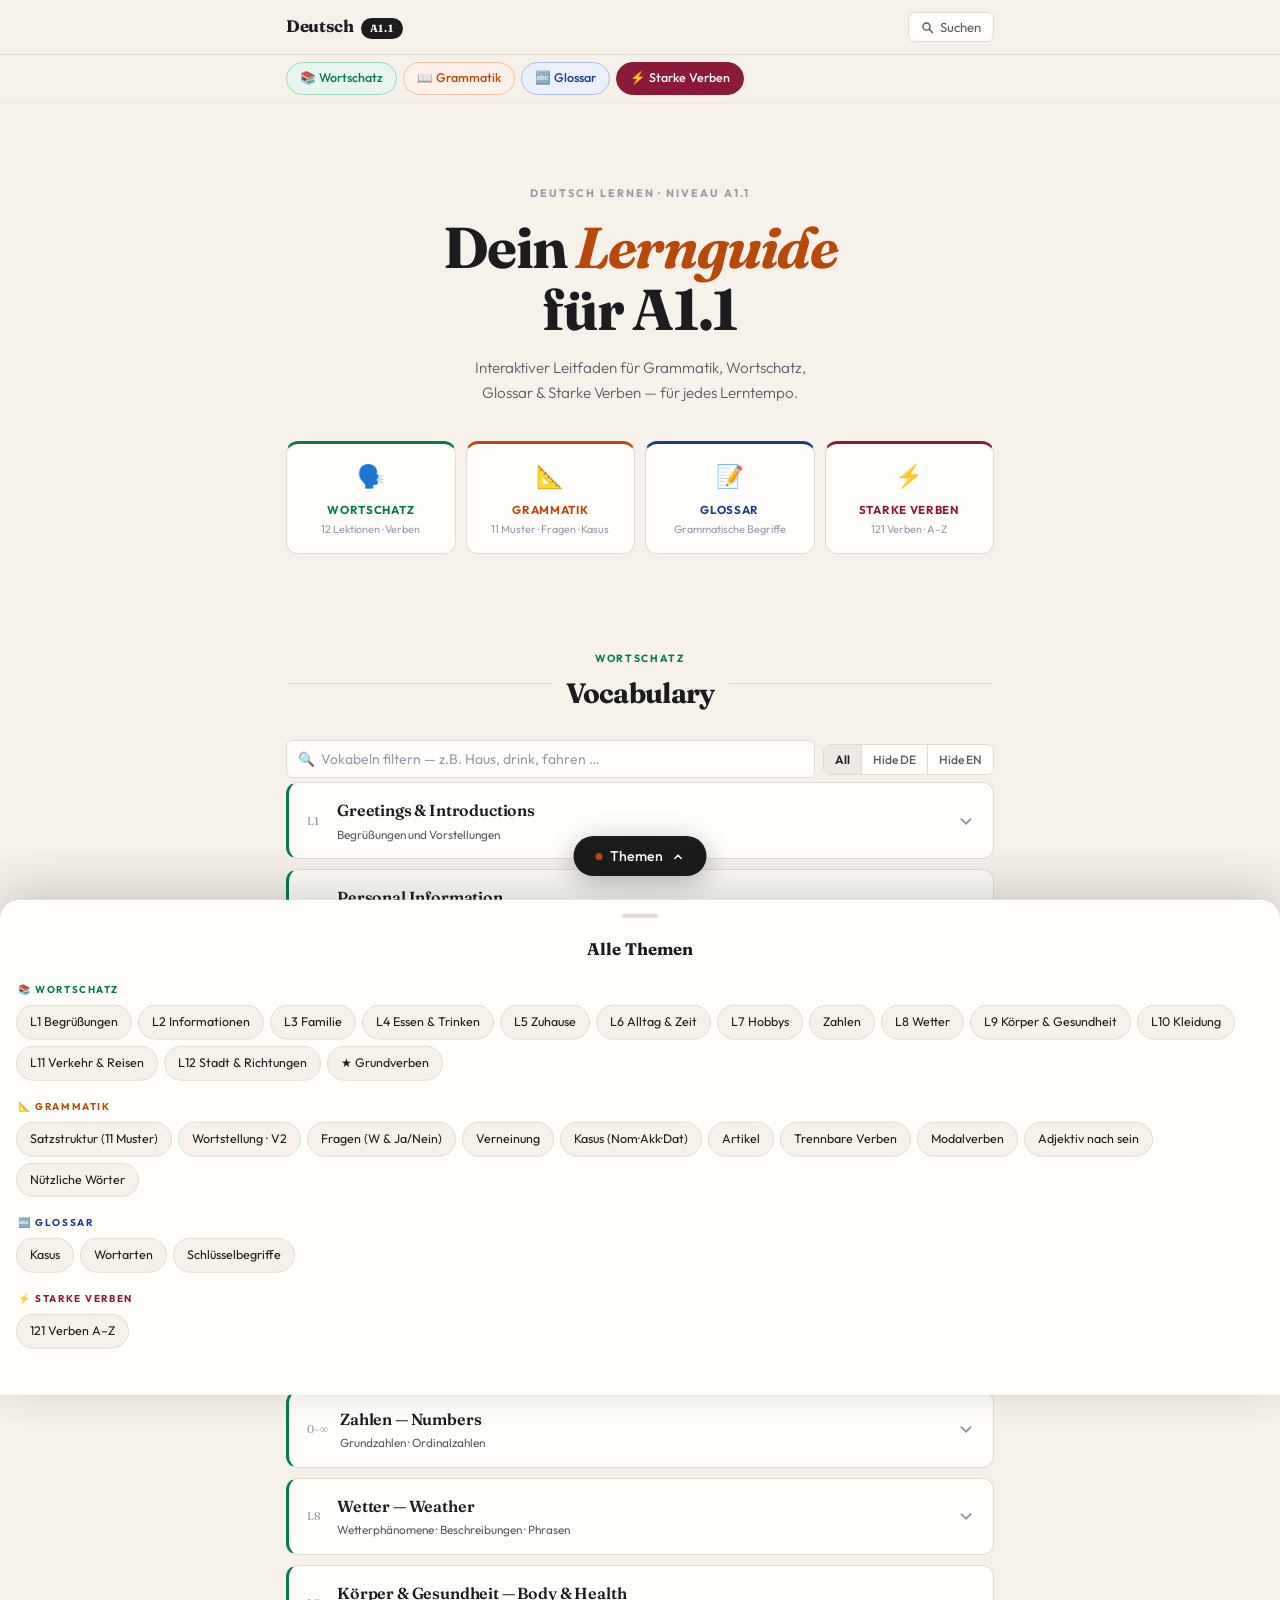
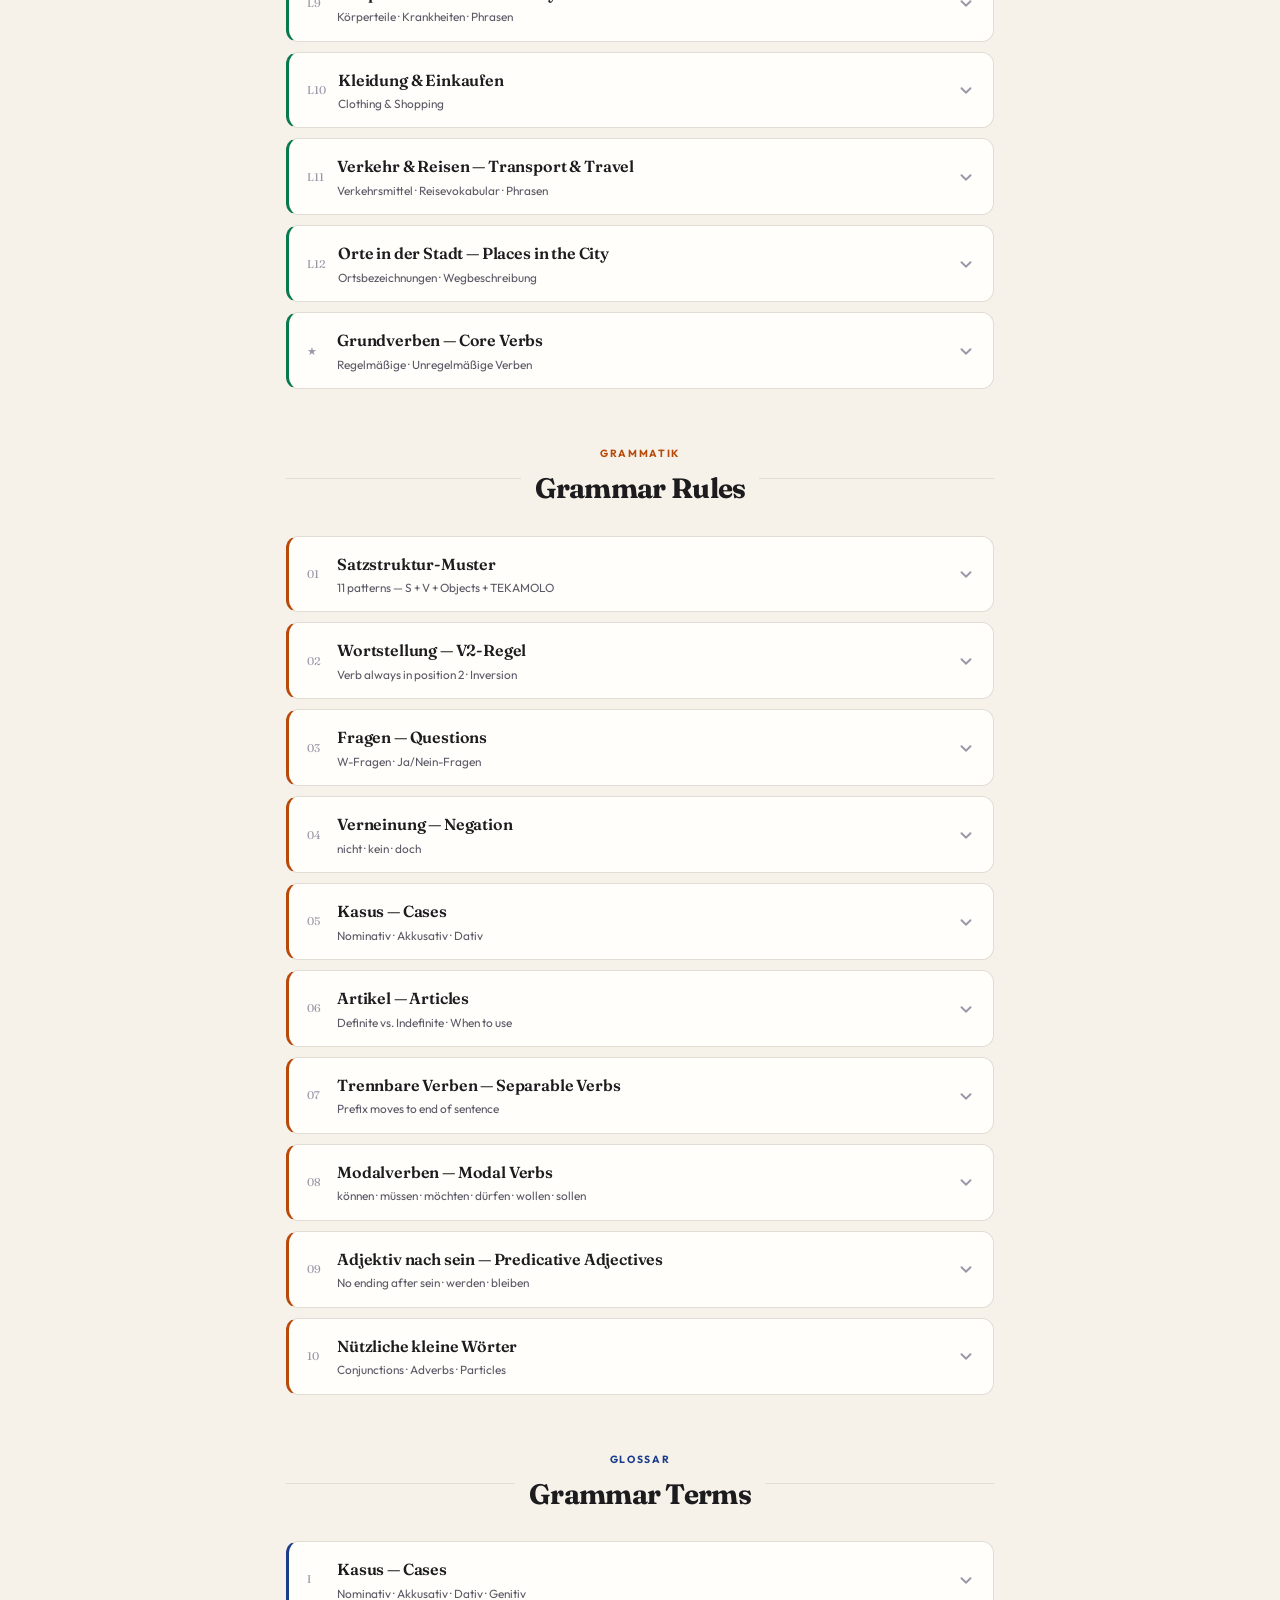
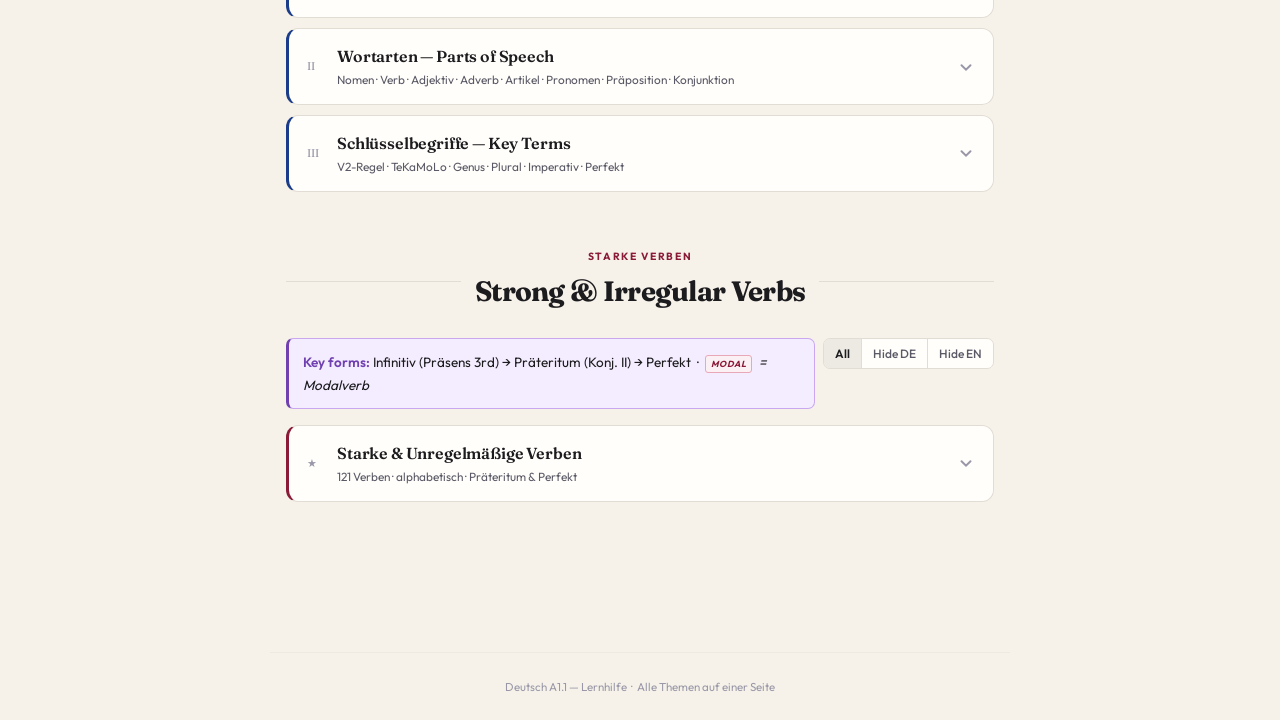
<file: index.html>
<!DOCTYPE html>
<html lang="de">
<head>
  <meta charset="UTF-8">
  <meta name="viewport" content="width=device-width, initial-scale=1.0">
  <meta name="description" content="Deutsch A1.1 — Interactive learning guide covering Grammar, Vocabulary, Glossary, and Strong Irregular Verbs for beginner German learners.">
  <title>Deutsch A1.1 — Lernhilfe</title>
  <link rel="preconnect" href="https://fonts.googleapis.com">
  <link rel="preconnect" href="https://fonts.gstatic.com" crossorigin>
  <link href="https://fonts.googleapis.com/css2?family=Fraunces:ital,opsz,wght@0,9..144,300;0,9..144,400;0,9..144,600;0,9..144,700;1,9..144,400&family=Outfit:wght@300;400;500;600;700&display=swap" rel="stylesheet">
  <link rel="stylesheet" href="style.css">
</head>
<body>

<!-- Progress Bar -->
<div id="progress-bar"></div>

<!-- Header -->
<header class="site-header">
  <div class="header-inner">
    <a href="#overview" class="site-title">Deutsch<span class="level-pill">A1.1</span></a>
    <button class="search-trigger" onclick="openSearch()">
      <svg width="13" height="13" viewBox="0 0 20 20" fill="none" stroke="currentColor" stroke-width="2.2" stroke-linecap="round"><circle cx="8.5" cy="8.5" r="5.5"/><line x1="13" y1="13" x2="18" y2="18"/></svg>
      Suchen
    </button>
  </div>
</header>

<!-- Section Nav -->
<nav class="section-nav">
  <div class="section-nav-inner">
    <a href="#vocabulary" class="chip v"  data-sec="vocabulary">📚 Wortschatz</a>
    <a href="#grammar"    class="chip g"  data-sec="grammar">📖 Grammatik</a>
    <a href="#glossary"   class="chip gl" data-sec="glossary">🔤 Glossar</a>
    <a href="#verbs"      class="chip vb" data-sec="verbs">⚡ Starke Verben</a>
  </div>
</nav>

<!-- Main -->
<div class="main-wrap">

  <!-- ═══════════════ HERO ═══════════════ -->
  <section id="overview" class="hero scroll-target">
    <p class="hero-eyebrow">Deutsch lernen · Niveau A1.1</p>
    <h1 class="hero-title">Dein <em>Lernguide</em><br>für A1.1</h1>
    <p class="hero-sub">Interaktiver Leitfaden für Grammatik, Wortschatz, Glossar &amp; Starke Verben — für jedes Lerntempo.</p>
    <div class="hero-cards">
      <a href="#vocabulary" class="hero-card v reveal">
        <div class="hc-icon">🗣️</div>
        <div class="hc-label">Wortschatz</div>
        <div class="hc-sub">12 Lektionen · Verben</div>
      </a>
      <a href="#grammar" class="hero-card g reveal" style="transition-delay:0.08s">
        <div class="hc-icon">📐</div>
        <div class="hc-label">Grammatik</div>
        <div class="hc-sub">11 Muster · Fragen · Kasus</div>
      </a>
      <a href="#glossary" class="hero-card gl reveal" style="transition-delay:0.16s">
        <div class="hc-icon">📝</div>
        <div class="hc-label">Glossar</div>
        <div class="hc-sub">Grammatische Begriffe</div>
      </a>
      <a href="#verbs" class="hero-card vb reveal" style="transition-delay:0.24s">
        <div class="hc-icon">⚡</div>
        <div class="hc-label">Starke Verben</div>
        <div class="hc-sub">121 Verben · A–Z</div>
      </a>
    </div>
  </section>

  <!-- ═══════════════ VOCABULARY ═══════════════ -->
  <section id="vocabulary" class="scroll-target">
    <div class="sec-head reveal">
      <div class="sec-line"></div>
      <div class="sec-head-c">
        <div class="sec-eyebrow v">Wortschatz</div>
        <div class="sec-title">Vocabulary</div>
      </div>
      <div class="sec-line"></div>
    </div>

    <!-- Vocab Search + Controls -->
    <div class="vsearch-row reveal">
      <div class="vsearch-wrap">
        <span class="vsearch-icon">🔍</span>
        <input id="vsearch" type="text" placeholder="Vokabeln filtern — z.B. Haus, drink, fahren …" autocomplete="off">
      </div>
      <div class="lang-mode" id="vocab-lang-mode" data-active="">
        <button data-mode="">All</button>
        <button data-mode="hide-de">Hide DE</button>
        <button data-mode="hide-en">Hide EN</button>
      </div>
    </div>
    <div class="search-count" id="vsearch-count"></div>

    <!-- L1: Greetings -->
    <div class="card v reveal" id="lektion-1">
      <div class="card-hd" onclick="toggleCard(this)">
        <div class="card-hd-left">
          <span class="card-num">L1</span>
          <div>
            <div class="card-title">Greetings &amp; Introductions</div>
            <div class="card-sub">Begrüßungen und Vorstellungen</div>
          </div>
        </div>
        <svg class="card-chev" width="18" height="18" viewBox="0 0 20 20" fill="none" stroke="currentColor" stroke-width="2.2" stroke-linecap="round"><polyline points="5 8 10 13 15 8"/></svg>
      </div>
      <div class="card-bd"><div class="card-bd-in">
        <div class="t-wrap"><table><thead><tr><th>German</th><th>English</th></tr></thead><tbody>
          <tr><td>Hallo / Hi</td><td>Hello / Hi</td></tr>
          <tr><td>Guten Morgen</td><td>Good morning</td></tr>
          <tr><td>Guten Tag</td><td>Good day / Hello</td></tr>
          <tr><td>Guten Abend</td><td>Good evening</td></tr>
          <tr><td>Gute Nacht</td><td>Good night</td></tr>
          <tr><td>Auf Wiedersehen</td><td>Goodbye (formal)</td></tr>
          <tr><td>Tschüss / Tschau</td><td>Bye (informal)</td></tr>
          <tr><td>Wie heißen Sie?</td><td>What is your name? (formal)</td></tr>
          <tr><td>Wie heißt du?</td><td>What is your name? (informal)</td></tr>
          <tr><td>Ich heiße …</td><td>My name is …</td></tr>
          <tr><td>Wie geht es Ihnen?</td><td>How are you? (formal)</td></tr>
          <tr><td>Wie geht's?</td><td>How are you? (informal)</td></tr>
          <tr><td>Danke, gut.</td><td>Fine, thanks.</td></tr>
          <tr><td>Und Ihnen / dir?</td><td>And you?</td></tr>
          <tr><td>Bitte</td><td>Please / You're welcome</td></tr>
          <tr><td>Danke (schön)</td><td>Thank you (very much)</td></tr>
          <tr><td>Entschuldigung</td><td>Excuse me / Sorry</td></tr>
        </tbody></table></div>
      </div></div>
    </div>

    <!-- L2: Personal Info -->
    <div class="card v reveal" id="lektion-2">
      <div class="card-hd" onclick="toggleCard(this)">
        <div class="card-hd-left">
          <span class="card-num">L2</span>
          <div>
            <div class="card-title">Personal Information</div>
            <div class="card-sub">Countries · Nationalities · Professions</div>
          </div>
        </div>
        <svg class="card-chev" width="18" height="18" viewBox="0 0 20 20" fill="none" stroke="currentColor" stroke-width="2.2" stroke-linecap="round"><polyline points="5 8 10 13 15 8"/></svg>
      </div>
      <div class="card-bd"><div class="card-bd-in">
        <h3>Countries &amp; Nationalities</h3>
        <div class="t-wrap"><table><thead><tr><th>Land</th><th>Nationalität (m/f)</th><th>Sprache</th></tr></thead><tbody>
          <tr><td>Deutschland</td><td>Deutscher / Deutsche</td><td>Deutsch</td></tr>
          <tr><td>Österreich</td><td>Österreicher / Österreicherin</td><td>Deutsch</td></tr>
          <tr><td>die Schweiz</td><td>Schweizer / Schweizerin</td><td>Deutsch</td></tr>
          <tr><td>Frankreich</td><td>Franzose / Französin</td><td>Französisch</td></tr>
          <tr><td>Italien</td><td>Italiener / Italienerin</td><td>Italienisch</td></tr>
          <tr><td>Spanien</td><td>Spanier / Spanierin</td><td>Spanisch</td></tr>
          <tr><td>England / Großbritannien</td><td>Engländer / Engländerin</td><td>Englisch</td></tr>
          <tr><td>die USA</td><td>Amerikaner / Amerikanerin</td><td>Englisch</td></tr>
          <tr><td>Japan</td><td>Japaner / Japanerin</td><td>Japanisch</td></tr>
          <tr><td>China</td><td>Chinese / Chinesin</td><td>Chinesisch</td></tr>
          <tr><td>Myanmar</td><td>Myanmare / Myanmarerin</td><td>Burmesisch</td></tr>
        </tbody></table></div>
        <h3>Professions</h3>
        <div class="t-wrap"><table><thead><tr><th>German (m/f)</th><th>English</th></tr></thead><tbody>
          <tr><td>der Arzt / die Ärztin</td><td>doctor</td></tr>
          <tr><td>der Lehrer / die Lehrerin</td><td>teacher</td></tr>
          <tr><td>der Student / die Studentin</td><td>student (university)</td></tr>
          <tr><td>der Ingenieur / die Ingenieurin</td><td>engineer</td></tr>
          <tr><td>der Informatiker / die Informatikerin</td><td>IT specialist</td></tr>
          <tr><td>der Koch / die Köchin</td><td>cook / chef</td></tr>
          <tr><td>der Kellner / die Kellnerin</td><td>waiter / waitress</td></tr>
          <tr><td>der Rentner / die Rentnerin</td><td>retiree / pensioner</td></tr>
          <tr><td>arbeitslos</td><td>unemployed</td></tr>
        </tbody></table></div>
        <h3>Key Phrases</h3>
        <div class="t-wrap"><table><thead><tr><th>German</th><th>English</th></tr></thead><tbody>
          <tr><td>Woher kommen Sie / kommst du?</td><td>Where are you from?</td></tr>
          <tr><td>Ich komme aus …</td><td>I come from …</td></tr>
          <tr><td>Wo wohnen Sie / wohnst du?</td><td>Where do you live?</td></tr>
          <tr><td>Ich wohne in …</td><td>I live in …</td></tr>
          <tr><td>Was sind Sie von Beruf?</td><td>What is your profession?</td></tr>
          <tr><td>Ich bin … (von Beruf).</td><td>I am a … (by profession).</td></tr>
          <tr><td>Welche Sprachen sprechen Sie?</td><td>What languages do you speak?</td></tr>
        </tbody></table></div>
      </div></div>
    </div>

    <!-- L3: Family -->
    <div class="card v reveal" id="lektion-3">
      <div class="card-hd" onclick="toggleCard(this)">
        <div class="card-hd-left">
          <span class="card-num">L3</span>
          <div>
            <div class="card-title">Familie — Family</div>
            <div class="card-sub">Familienmitglieder · Beziehungsstatus</div>
          </div>
        </div>
        <svg class="card-chev" width="18" height="18" viewBox="0 0 20 20" fill="none" stroke="currentColor" stroke-width="2.2" stroke-linecap="round"><polyline points="5 8 10 13 15 8"/></svg>
      </div>
      <div class="card-bd"><div class="card-bd-in">
        <div class="t-wrap"><table><thead><tr><th>German</th><th>English</th></tr></thead><tbody>
          <tr><td>die Familie</td><td>family</td></tr>
          <tr><td>der Mann</td><td>husband / man</td></tr>
          <tr><td>die Frau</td><td>wife / woman</td></tr>
          <tr><td>der Vater (Papa)</td><td>father (dad)</td></tr>
          <tr><td>die Mutter (Mama)</td><td>mother (mum)</td></tr>
          <tr><td>der Sohn</td><td>son</td></tr>
          <tr><td>die Tochter</td><td>daughter</td></tr>
          <tr><td>der Bruder</td><td>brother</td></tr>
          <tr><td>die Schwester</td><td>sister</td></tr>
          <tr><td>der Großvater (Opa)</td><td>grandfather (grandpa)</td></tr>
          <tr><td>die Großmutter (Oma)</td><td>grandmother (grandma)</td></tr>
          <tr><td>der Onkel</td><td>uncle</td></tr>
          <tr><td>die Tante</td><td>aunt</td></tr>
          <tr><td>der Cousin</td><td>cousin (male)</td></tr>
          <tr><td>die Cousine</td><td>cousin (female)</td></tr>
          <tr><td>das Kind / die Kinder</td><td>child / children</td></tr>
          <tr><td>ledig</td><td>single</td></tr>
          <tr><td>verheiratet</td><td>married</td></tr>
          <tr><td>geschieden</td><td>divorced</td></tr>
          <tr><td>verwitwet</td><td>widowed</td></tr>
        </tbody></table></div>
      </div></div>
    </div>

    <!-- L4: Food & Drinks -->
    <div class="card v reveal" id="lektion-4">
      <div class="card-hd" onclick="toggleCard(this)">
        <div class="card-hd-left">
          <span class="card-num">L4</span>
          <div>
            <div class="card-title">Essen &amp; Trinken — Food &amp; Drinks</div>
            <div class="card-sub">Lebensmittel · Im Restaurant / Im Supermarkt</div>
          </div>
        </div>
        <svg class="card-chev" width="18" height="18" viewBox="0 0 20 20" fill="none" stroke="currentColor" stroke-width="2.2" stroke-linecap="round"><polyline points="5 8 10 13 15 8"/></svg>
      </div>
      <div class="card-bd"><div class="card-bd-in">
        <h3>Food (Lebensmittel)</h3>
        <div class="t-wrap"><table><thead><tr><th>German</th><th>English</th><th>Artikel</th></tr></thead><tbody>
          <tr><td>das Brot</td><td>bread</td><td><span class="art das">das</span></td></tr>
          <tr><td>die Brötchen (pl.)</td><td>bread rolls</td><td><span class="art die">die</span></td></tr>
          <tr><td>die Butter</td><td>butter</td><td><span class="art die">die</span></td></tr>
          <tr><td>der Käse</td><td>cheese</td><td><span class="art der">der</span></td></tr>
          <tr><td>der Schinken</td><td>ham</td><td><span class="art der">der</span></td></tr>
          <tr><td>das Ei / die Eier</td><td>egg / eggs</td><td><span class="art das">das</span></td></tr>
          <tr><td>die Wurst</td><td>sausage</td><td><span class="art die">die</span></td></tr>
          <tr><td>die Milch</td><td>milk</td><td><span class="art die">die</span></td></tr>
          <tr><td>der Kaffee</td><td>coffee</td><td><span class="art der">der</span></td></tr>
          <tr><td>der Tee</td><td>tea</td><td><span class="art der">der</span></td></tr>
          <tr><td>der Saft</td><td>juice</td><td><span class="art der">der</span></td></tr>
          <tr><td>das Wasser</td><td>water</td><td><span class="art das">das</span></td></tr>
          <tr><td>das Bier</td><td>beer</td><td><span class="art das">das</span></td></tr>
          <tr><td>der Wein</td><td>wine</td><td><span class="art der">der</span></td></tr>
          <tr><td>der Apfel</td><td>apple</td><td><span class="art der">der</span></td></tr>
          <tr><td>die Banane</td><td>banana</td><td><span class="art die">die</span></td></tr>
          <tr><td>die Tomate</td><td>tomato</td><td><span class="art die">die</span></td></tr>
          <tr><td>die Kartoffel</td><td>potato</td><td><span class="art die">die</span></td></tr>
          <tr><td>das Fleisch</td><td>meat</td><td><span class="art das">das</span></td></tr>
          <tr><td>der Fisch</td><td>fish</td><td><span class="art der">der</span></td></tr>
          <tr><td>die Nudeln (pl.)</td><td>pasta / noodles</td><td><span class="art die">die</span></td></tr>
          <tr><td>der Reis</td><td>rice</td><td><span class="art der">der</span></td></tr>
          <tr><td>das Gemüse</td><td>vegetables</td><td><span class="art das">das</span></td></tr>
          <tr><td>das Obst</td><td>fruit</td><td><span class="art das">das</span></td></tr>
          <tr><td>die Suppe</td><td>soup</td><td><span class="art die">die</span></td></tr>
          <tr><td>der Kuchen</td><td>cake</td><td><span class="art der">der</span></td></tr>
        </tbody></table></div>
        <h3>At the Shop / Restaurant</h3>
        <div class="t-wrap"><table><thead><tr><th>German</th><th>English</th></tr></thead><tbody>
          <tr><td>Was kostet …?</td><td>How much does … cost?</td></tr>
          <tr><td>Das kostet … Euro.</td><td>That costs … euros.</td></tr>
          <tr><td>Ich nehme …</td><td>I'll take / have …</td></tr>
          <tr><td>Ich möchte …</td><td>I would like …</td></tr>
          <tr><td>Haben Sie …?</td><td>Do you have …?</td></tr>
          <tr><td>Alles zusammen?</td><td>All together (bill)?</td></tr>
        </tbody></table></div>
      </div></div>
    </div>

    <!-- L5: Home & Furniture -->
    <div class="card v reveal" id="lektion-5">
      <div class="card-hd" onclick="toggleCard(this)">
        <div class="card-hd-left">
          <span class="card-num">L5</span>
          <div>
            <div class="card-title">Zuhause — Home &amp; Furniture</div>
            <div class="card-sub">Räume · Möbel · Farben</div>
          </div>
        </div>
        <svg class="card-chev" width="18" height="18" viewBox="0 0 20 20" fill="none" stroke="currentColor" stroke-width="2.2" stroke-linecap="round"><polyline points="5 8 10 13 15 8"/></svg>
      </div>
      <div class="card-bd"><div class="card-bd-in">
        <h3>Rooms (Räume)</h3>
        <div class="t-wrap"><table><thead><tr><th>German</th><th>English</th><th>Artikel</th></tr></thead><tbody>
          <tr><td>die Wohnung</td><td>apartment / flat</td><td><span class="art die">die</span></td></tr>
          <tr><td>das Haus</td><td>house</td><td><span class="art das">das</span></td></tr>
          <tr><td>das Wohnzimmer</td><td>living room</td><td><span class="art das">das</span></td></tr>
          <tr><td>das Schlafzimmer</td><td>bedroom</td><td><span class="art das">das</span></td></tr>
          <tr><td>das Kinderzimmer</td><td>children's room</td><td><span class="art das">das</span></td></tr>
          <tr><td>die Küche</td><td>kitchen</td><td><span class="art die">die</span></td></tr>
          <tr><td>das Badezimmer / das Bad</td><td>bathroom</td><td><span class="art das">das</span></td></tr>
          <tr><td>der Flur</td><td>hallway</td><td><span class="art der">der</span></td></tr>
          <tr><td>der Balkon</td><td>balcony</td><td><span class="art der">der</span></td></tr>
          <tr><td>der Garten</td><td>garden</td><td><span class="art der">der</span></td></tr>
        </tbody></table></div>
        <h3>Furniture (Möbel)</h3>
        <div class="t-wrap"><table><thead><tr><th>German</th><th>English</th><th>Artikel</th></tr></thead><tbody>
          <tr><td>das Sofa / die Couch</td><td>sofa / couch</td><td><span class="art das">das</span></td></tr>
          <tr><td>der Sessel</td><td>armchair</td><td><span class="art der">der</span></td></tr>
          <tr><td>der Tisch</td><td>table</td><td><span class="art der">der</span></td></tr>
          <tr><td>der Stuhl</td><td>chair</td><td><span class="art der">der</span></td></tr>
          <tr><td>das Bett</td><td>bed</td><td><span class="art das">das</span></td></tr>
          <tr><td>der Schrank</td><td>wardrobe / cabinet</td><td><span class="art der">der</span></td></tr>
          <tr><td>das Regal</td><td>shelf</td><td><span class="art das">das</span></td></tr>
          <tr><td>die Lampe</td><td>lamp</td><td><span class="art die">die</span></td></tr>
          <tr><td>der Fernseher</td><td>television</td><td><span class="art der">der</span></td></tr>
          <tr><td>das Fenster</td><td>window</td><td><span class="art das">das</span></td></tr>
          <tr><td>die Tür</td><td>door</td><td><span class="art die">die</span></td></tr>
        </tbody></table></div>
        <h3>Colors (Farben)</h3>
        <div class="t-wrap"><table><thead><tr><th>German</th><th>English</th></tr></thead><tbody>
          <tr><td>rot</td><td>red</td></tr>
          <tr><td>blau</td><td>blue</td></tr>
          <tr><td>grün</td><td>green</td></tr>
          <tr><td>gelb</td><td>yellow</td></tr>
          <tr><td>schwarz</td><td>black</td></tr>
          <tr><td>weiß</td><td>white</td></tr>
          <tr><td>grau</td><td>grey</td></tr>
          <tr><td>braun</td><td>brown</td></tr>
          <tr><td>orange</td><td>orange</td></tr>
          <tr><td>rosa / pink</td><td>pink</td></tr>
          <tr><td>lila / violett</td><td>purple / violet</td></tr>
          <tr><td>hell- / dunkel-</td><td>light- / dark- (e.g. hellblau = light blue)</td></tr>
        </tbody></table></div>
      </div></div>
    </div>

    <!-- L6: Daily Routine & Time -->
    <div class="card v reveal" id="lektion-6">
      <div class="card-hd" onclick="toggleCard(this)">
        <div class="card-hd-left">
          <span class="card-num">L6</span>
          <div>
            <div class="card-title">Alltag &amp; Zeit — Daily Routine &amp; Time</div>
            <div class="card-sub">Zeitausdrücke · Wochentage · Monate · Jahreszeiten</div>
          </div>
        </div>
        <svg class="card-chev" width="18" height="18" viewBox="0 0 20 20" fill="none" stroke="currentColor" stroke-width="2.2" stroke-linecap="round"><polyline points="5 8 10 13 15 8"/></svg>
      </div>
      <div class="card-bd"><div class="card-bd-in">
        <h3>Time Expressions</h3>
        <div class="t-wrap"><table><thead><tr><th>German</th><th>English</th></tr></thead><tbody>
          <tr><td>Wie viel Uhr ist es?</td><td>What time is it?</td></tr>
          <tr><td>Es ist … Uhr.</td><td>It is … o'clock.</td></tr>
          <tr><td>Viertel nach …</td><td>quarter past …</td></tr>
          <tr><td>halb …</td><td>half past (the previous hour)</td></tr>
          <tr><td>Viertel vor …</td><td>quarter to …</td></tr>
          <tr><td>morgens</td><td>in the morning</td></tr>
          <tr><td>mittags</td><td>at noon</td></tr>
          <tr><td>nachmittags</td><td>in the afternoon</td></tr>
          <tr><td>abends</td><td>in the evening</td></tr>
          <tr><td>heute</td><td>today</td></tr>
          <tr><td>morgen</td><td>tomorrow</td></tr>
          <tr><td>gestern</td><td>yesterday</td></tr>
          <tr><td>jeden Tag</td><td>every day</td></tr>
        </tbody></table></div>
        <h3>Days of the Week</h3>
        <div class="t-wrap"><table><thead><tr><th>German</th><th>English</th></tr></thead><tbody>
          <tr><td>Montag</td><td>Monday</td></tr>
          <tr><td>Dienstag</td><td>Tuesday</td></tr>
          <tr><td>Mittwoch</td><td>Wednesday</td></tr>
          <tr><td>Donnerstag</td><td>Thursday</td></tr>
          <tr><td>Freitag</td><td>Friday</td></tr>
          <tr><td>Samstag / Sonnabend</td><td>Saturday</td></tr>
          <tr><td>Sonntag</td><td>Sunday</td></tr>
          <tr><td>am Wochenende</td><td>at the weekend</td></tr>
        </tbody></table></div>
        <h3>Months (Monate)</h3>
        <div class="t-wrap"><table><thead><tr><th>German</th><th>English</th></tr></thead><tbody>
          <tr><td>Januar / Februar / März</td><td>January / February / March</td></tr>
          <tr><td>April / Mai / Juni</td><td>April / May / June</td></tr>
          <tr><td>Juli / August / September</td><td>July / August / September</td></tr>
          <tr><td>Oktober / November / Dezember</td><td>October / November / December</td></tr>
        </tbody></table></div>
        <h3>Seasons (Jahreszeiten)</h3>
        <div class="t-wrap"><table><thead><tr><th>German</th><th>English</th></tr></thead><tbody>
          <tr><td>der Frühling</td><td>spring</td></tr>
          <tr><td>der Sommer</td><td>summer</td></tr>
          <tr><td>der Herbst</td><td>autumn / fall</td></tr>
          <tr><td>der Winter</td><td>winter</td></tr>
        </tbody></table></div>
        <h3>Daily Activities</h3>
        <div class="t-wrap"><table><thead><tr><th>German</th><th>English</th></tr></thead><tbody>
          <tr><td>aufstehen</td><td>to get up</td></tr>
          <tr><td>aufwachen</td><td>to wake up</td></tr>
          <tr><td>sich duschen</td><td>to shower</td></tr>
          <tr><td>frühstücken</td><td>to have breakfast</td></tr>
          <tr><td>zur Arbeit gehen / fahren</td><td>to go to work</td></tr>
          <tr><td>zu Mittag essen</td><td>to have lunch</td></tr>
          <tr><td>nach Hause kommen</td><td>to come home</td></tr>
          <tr><td>Abendessen kochen</td><td>to cook dinner</td></tr>
          <tr><td>fernsehen</td><td>to watch TV</td></tr>
          <tr><td>schlafen gehen</td><td>to go to sleep</td></tr>
        </tbody></table></div>
      </div></div>
    </div>

    <!-- L7: Hobbies -->
    <div class="card v reveal" id="lektion-7">
      <div class="card-hd" onclick="toggleCard(this)">
        <div class="card-hd-left">
          <span class="card-num">L7</span>
          <div>
            <div class="card-title">Hobbys &amp; Freizeit — Hobbies &amp; Free Time</div>
            <div class="card-sub">Sport · Musik · Kunst · Ausgehen</div>
          </div>
        </div>
        <svg class="card-chev" width="18" height="18" viewBox="0 0 20 20" fill="none" stroke="currentColor" stroke-width="2.2" stroke-linecap="round"><polyline points="5 8 10 13 15 8"/></svg>
      </div>
      <div class="card-bd"><div class="card-bd-in">
        <div class="t-wrap"><table><thead><tr><th>German</th><th>English</th></tr></thead><tbody>
          <tr><td>Sport machen / treiben</td><td>to do sports</td></tr>
          <tr><td>Fußball spielen</td><td>to play football</td></tr>
          <tr><td>Tennis spielen</td><td>to play tennis</td></tr>
          <tr><td>schwimmen</td><td>to swim</td></tr>
          <tr><td>Rad fahren</td><td>to cycle</td></tr>
          <tr><td>laufen / joggen</td><td>to run / jog</td></tr>
          <tr><td>tanzen</td><td>to dance</td></tr>
          <tr><td>singen</td><td>to sing</td></tr>
          <tr><td>Musik hören</td><td>to listen to music</td></tr>
          <tr><td>ein Instrument spielen</td><td>to play an instrument</td></tr>
          <tr><td>lesen</td><td>to read</td></tr>
          <tr><td>schreiben</td><td>to write</td></tr>
          <tr><td>malen / zeichnen</td><td>to paint / draw</td></tr>
          <tr><td>fotografieren</td><td>to take photos</td></tr>
          <tr><td>kochen</td><td>to cook</td></tr>
          <tr><td>reisen</td><td>to travel</td></tr>
          <tr><td>ins Kino gehen</td><td>to go to the cinema</td></tr>
          <tr><td>ins Theater gehen</td><td>to go to the theatre</td></tr>
          <tr><td>Freunde treffen</td><td>to meet friends</td></tr>
          <tr><td>spazieren gehen</td><td>to go for a walk</td></tr>
        </tbody></table></div>
      </div></div>
    </div>

    <!-- Numbers -->
    <div class="card v reveal" id="numbers">
      <div class="card-hd" onclick="toggleCard(this)">
        <div class="card-hd-left">
          <span class="card-num">0–∞</span>
          <div>
            <div class="card-title">Zahlen — Numbers</div>
            <div class="card-sub">Grundzahlen · Ordinalzahlen</div>
          </div>
        </div>
        <svg class="card-chev" width="18" height="18" viewBox="0 0 20 20" fill="none" stroke="currentColor" stroke-width="2.2" stroke-linecap="round"><polyline points="5 8 10 13 15 8"/></svg>
      </div>
      <div class="card-bd"><div class="card-bd-in">
        <div class="t-wrap"><table><thead><tr><th>Zahl</th><th>Deutsch</th><th>Zahl</th><th>Deutsch</th></tr></thead><tbody>
          <tr><td>0</td><td>null</td><td>11</td><td>elf</td></tr>
          <tr><td>1</td><td>eins</td><td>12</td><td>zwölf</td></tr>
          <tr><td>2</td><td>zwei</td><td>13</td><td>dreizehn</td></tr>
          <tr><td>3</td><td>drei</td><td>20</td><td>zwanzig</td></tr>
          <tr><td>4</td><td>vier</td><td>21</td><td>einundzwanzig</td></tr>
          <tr><td>5</td><td>fünf</td><td>30</td><td>dreißig</td></tr>
          <tr><td>6</td><td>sechs</td><td>50</td><td>fünfzig</td></tr>
          <tr><td>7</td><td>sieben</td><td>100</td><td>hundert</td></tr>
          <tr><td>8</td><td>acht</td><td>1 000</td><td>tausend</td></tr>
          <tr><td>9</td><td>neun</td><td>1 000 000</td><td>eine Million</td></tr>
          <tr><td>10</td><td>zehn</td><td></td><td></td></tr>
        </tbody></table></div>
        <h3>Ordinal Numbers (Ordinalzahlen)</h3>
        <div class="t-wrap"><table><thead><tr><th>German</th><th>English</th></tr></thead><tbody>
          <tr><td>erste(r/s)</td><td>first</td></tr>
          <tr><td>zweite(r/s)</td><td>second</td></tr>
          <tr><td>dritte(r/s)</td><td>third</td></tr>
          <tr><td>vierte(r/s) — zehnte(r/s)</td><td>fourth — tenth</td></tr>
          <tr><td>zwanzigste(r/s)</td><td>twentieth</td></tr>
        </tbody></table></div>
        <div class="tip"><strong>Dates:</strong> <em>am ersten Januar</em> = on the 1st of January. &nbsp; <em>Der Wievielte ist heute?</em> — What is today's date?</div>
      </div></div>
    </div>

    <!-- L8: Weather -->
    <div class="card v reveal" id="lektion-8">
      <div class="card-hd" onclick="toggleCard(this)">
        <div class="card-hd-left">
          <span class="card-num">L8</span>
          <div>
            <div class="card-title">Wetter — Weather</div>
            <div class="card-sub">Wetterphänomene · Beschreibungen · Phrasen</div>
          </div>
        </div>
        <svg class="card-chev" width="18" height="18" viewBox="0 0 20 20" fill="none" stroke="currentColor" stroke-width="2.2" stroke-linecap="round"><polyline points="5 8 10 13 15 8"/></svg>
      </div>
      <div class="card-bd"><div class="card-bd-in">
        <div class="t-wrap"><table><thead><tr><th>German</th><th>English</th><th>Artikel</th></tr></thead><tbody>
          <tr><td>das Wetter</td><td>weather</td><td><span class="art das">das</span></td></tr>
          <tr><td>die Sonne</td><td>sun</td><td><span class="art die">die</span></td></tr>
          <tr><td>der Regen</td><td>rain</td><td><span class="art der">der</span></td></tr>
          <tr><td>der Schnee</td><td>snow</td><td><span class="art der">der</span></td></tr>
          <tr><td>der Wind</td><td>wind</td><td><span class="art der">der</span></td></tr>
          <tr><td>der Nebel</td><td>fog</td><td><span class="art der">der</span></td></tr>
          <tr><td>die Wolke / die Wolken</td><td>cloud / clouds</td><td><span class="art die">die</span></td></tr>
          <tr><td>das Gewitter</td><td>thunderstorm</td><td><span class="art das">das</span></td></tr>
          <tr><td>sonnig · regnerisch · bewölkt</td><td>sunny · rainy · cloudy</td><td>—</td></tr>
          <tr><td>warm · heiß · kalt · kühl</td><td>warm · hot · cold · cool</td><td>—</td></tr>
        </tbody></table></div>
        <h3>Weather Phrases</h3>
        <div class="t-wrap"><table><thead><tr><th>German</th><th>English</th></tr></thead><tbody>
          <tr><td>Wie ist das Wetter heute?</td><td>What is the weather like today?</td></tr>
          <tr><td>Es ist sonnig.</td><td>It is sunny.</td></tr>
          <tr><td>Es regnet.</td><td>It is raining.</td></tr>
          <tr><td>Es schneit.</td><td>It is snowing.</td></tr>
          <tr><td>Wie viel Grad hat es?</td><td>How many degrees is it?</td></tr>
          <tr><td>Es hat 20 Grad.</td><td>It is 20 degrees.</td></tr>
        </tbody></table></div>
      </div></div>
    </div>

    <!-- L9: Body & Health -->
    <div class="card v reveal" id="lektion-9">
      <div class="card-hd" onclick="toggleCard(this)">
        <div class="card-hd-left">
          <span class="card-num">L9</span>
          <div>
            <div class="card-title">Körper &amp; Gesundheit — Body &amp; Health</div>
            <div class="card-sub">Körperteile · Krankheiten · Phrasen</div>
          </div>
        </div>
        <svg class="card-chev" width="18" height="18" viewBox="0 0 20 20" fill="none" stroke="currentColor" stroke-width="2.2" stroke-linecap="round"><polyline points="5 8 10 13 15 8"/></svg>
      </div>
      <div class="card-bd"><div class="card-bd-in">
        <h3>Body Parts</h3>
        <div class="t-wrap"><table><thead><tr><th>German</th><th>English</th><th>Artikel</th></tr></thead><tbody>
          <tr><td>der Kopf</td><td>head</td><td><span class="art der">der</span></td></tr>
          <tr><td>das Gesicht</td><td>face</td><td><span class="art das">das</span></td></tr>
          <tr><td>das Auge / die Augen</td><td>eye / eyes</td><td><span class="art das">das</span></td></tr>
          <tr><td>die Nase</td><td>nose</td><td><span class="art die">die</span></td></tr>
          <tr><td>der Mund</td><td>mouth</td><td><span class="art der">der</span></td></tr>
          <tr><td>das Ohr / die Ohren</td><td>ear / ears</td><td><span class="art das">das</span></td></tr>
          <tr><td>der Hals</td><td>neck / throat</td><td><span class="art der">der</span></td></tr>
          <tr><td>der Arm / die Arme</td><td>arm / arms</td><td><span class="art der">der</span></td></tr>
          <tr><td>die Hand / die Hände</td><td>hand / hands</td><td><span class="art die">die</span></td></tr>
          <tr><td>der Bauch</td><td>stomach / belly</td><td><span class="art der">der</span></td></tr>
          <tr><td>der Rücken</td><td>back</td><td><span class="art der">der</span></td></tr>
          <tr><td>das Bein / die Beine</td><td>leg / legs</td><td><span class="art das">das</span></td></tr>
          <tr><td>der Fuß / die Füße</td><td>foot / feet</td><td><span class="art der">der</span></td></tr>
        </tbody></table></div>
        <h3>Health &amp; Illness</h3>
        <div class="t-wrap"><table><thead><tr><th>German</th><th>English</th></tr></thead><tbody>
          <tr><td>krank / gesund</td><td>ill / healthy</td></tr>
          <tr><td>die Erkältung</td><td>cold (illness)</td></tr>
          <tr><td>das Fieber</td><td>fever</td></tr>
          <tr><td>die Kopfschmerzen (pl.)</td><td>headache</td></tr>
          <tr><td>die Bauchschmerzen (pl.)</td><td>stomachache</td></tr>
          <tr><td>die Halsschmerzen (pl.)</td><td>sore throat</td></tr>
          <tr><td>das Krankenhaus</td><td>hospital</td></tr>
          <tr><td>die Apotheke</td><td>pharmacy</td></tr>
          <tr><td>das Medikament / die Tablette</td><td>medicine / pill</td></tr>
        </tbody></table></div>
        <h3>Health Phrases</h3>
        <div class="t-wrap"><table><thead><tr><th>German</th><th>English</th></tr></thead><tbody>
          <tr><td>Ich bin krank.</td><td>I am sick.</td></tr>
          <tr><td>Ich fühle mich nicht gut.</td><td>I don't feel well.</td></tr>
          <tr><td>Ich habe Kopfschmerzen.</td><td>I have a headache.</td></tr>
          <tr><td>Ich habe Fieber.</td><td>I have a fever.</td></tr>
          <tr><td>Ich brauche einen Arzt.</td><td>I need a doctor.</td></tr>
          <tr><td>Gute Besserung!</td><td>Get well soon!</td></tr>
        </tbody></table></div>
      </div></div>
    </div>

    <!-- L10: Clothing & Shopping -->
    <div class="card v reveal" id="lektion-10">
      <div class="card-hd" onclick="toggleCard(this)">
        <div class="card-hd-left">
          <span class="card-num">L10</span>
          <div>
            <div class="card-title">Kleidung &amp; Einkaufen</div>
            <div class="card-sub">Clothing &amp; Shopping</div>
          </div>
        </div>
        <svg class="card-chev" width="18" height="18" viewBox="0 0 20 20" fill="none" stroke="currentColor" stroke-width="2.2" stroke-linecap="round"><polyline points="5 8 10 13 15 8"/></svg>
      </div>
      <div class="card-bd"><div class="card-bd-in">
        <h3>Clothing (Kleidung)</h3>
        <div class="t-wrap"><table><thead><tr><th>German</th><th>English</th><th>Artikel</th></tr></thead><tbody>
          <tr><td>das Hemd</td><td>shirt</td><td><span class="art das">das</span></td></tr>
          <tr><td>die Bluse</td><td>blouse</td><td><span class="art die">die</span></td></tr>
          <tr><td>die Hose</td><td>trousers / pants</td><td><span class="art die">die</span></td></tr>
          <tr><td>der Rock</td><td>skirt</td><td><span class="art der">der</span></td></tr>
          <tr><td>das Kleid</td><td>dress</td><td><span class="art das">das</span></td></tr>
          <tr><td>die Jacke</td><td>jacket</td><td><span class="art die">die</span></td></tr>
          <tr><td>der Mantel</td><td>coat</td><td><span class="art der">der</span></td></tr>
          <tr><td>der Pullover</td><td>sweater / jumper</td><td><span class="art der">der</span></td></tr>
          <tr><td>das T-Shirt</td><td>T-shirt</td><td><span class="art das">das</span></td></tr>
          <tr><td>die Jeans</td><td>jeans</td><td><span class="art die">die</span></td></tr>
          <tr><td>der Schuh / die Schuhe</td><td>shoe / shoes</td><td><span class="art der">der</span></td></tr>
          <tr><td>die Mütze</td><td>hat / beanie</td><td><span class="art die">die</span></td></tr>
          <tr><td>der Schal</td><td>scarf</td><td><span class="art der">der</span></td></tr>
          <tr><td>die Handschuhe (pl.)</td><td>gloves</td><td><span class="art die">die</span></td></tr>
        </tbody></table></div>
        <h3>Shopping Phrases</h3>
        <div class="t-wrap"><table><thead><tr><th>German</th><th>English</th></tr></thead><tbody>
          <tr><td>Was kostet das?</td><td>How much does this cost?</td></tr>
          <tr><td>Das ist (zu) teuer.</td><td>That is (too) expensive.</td></tr>
          <tr><td>Das ist günstig / billig.</td><td>That is affordable / cheap.</td></tr>
          <tr><td>Haben Sie das in Größe …?</td><td>Do you have this in size …?</td></tr>
          <tr><td>Kann ich das anprobieren?</td><td>Can I try this on?</td></tr>
          <tr><td>Ich nehme das.</td><td>I'll take it.</td></tr>
          <tr><td>Ich bezahle mit Karte / bar.</td><td>I'll pay by card / cash.</td></tr>
        </tbody></table></div>
      </div></div>
    </div>

    <!-- L11: Transport & Travel -->
    <div class="card v reveal" id="lektion-11">
      <div class="card-hd" onclick="toggleCard(this)">
        <div class="card-hd-left">
          <span class="card-num">L11</span>
          <div>
            <div class="card-title">Verkehr &amp; Reisen — Transport &amp; Travel</div>
            <div class="card-sub">Verkehrsmittel · Reisevokabular · Phrasen</div>
          </div>
        </div>
        <svg class="card-chev" width="18" height="18" viewBox="0 0 20 20" fill="none" stroke="currentColor" stroke-width="2.2" stroke-linecap="round"><polyline points="5 8 10 13 15 8"/></svg>
      </div>
      <div class="card-bd"><div class="card-bd-in">
        <h3>Transport (Verkehrsmittel)</h3>
        <div class="t-wrap"><table><thead><tr><th>German</th><th>English</th><th>Artikel</th></tr></thead><tbody>
          <tr><td>das Auto / der Wagen</td><td>car</td><td><span class="art das">das</span></td></tr>
          <tr><td>der Bus</td><td>bus</td><td><span class="art der">der</span></td></tr>
          <tr><td>der Zug</td><td>train</td><td><span class="art der">der</span></td></tr>
          <tr><td>die U-Bahn</td><td>subway / underground</td><td><span class="art die">die</span></td></tr>
          <tr><td>die S-Bahn</td><td>city train</td><td><span class="art die">die</span></td></tr>
          <tr><td>die Straßenbahn</td><td>tram</td><td><span class="art die">die</span></td></tr>
          <tr><td>das Fahrrad</td><td>bicycle</td><td><span class="art das">das</span></td></tr>
          <tr><td>das Flugzeug</td><td>airplane</td><td><span class="art das">das</span></td></tr>
          <tr><td>das Taxi</td><td>taxi</td><td><span class="art das">das</span></td></tr>
        </tbody></table></div>
        <h3>Travel Vocabulary</h3>
        <div class="t-wrap"><table><thead><tr><th>German</th><th>English</th></tr></thead><tbody>
          <tr><td>der Bahnhof</td><td>train station</td></tr>
          <tr><td>der Flughafen</td><td>airport</td></tr>
          <tr><td>die Bushaltestelle</td><td>bus stop</td></tr>
          <tr><td>die Fahrkarte / das Ticket</td><td>ticket</td></tr>
          <tr><td>die Abfahrt / die Ankunft</td><td>departure / arrival</td></tr>
          <tr><td>die Verspätung</td><td>delay</td></tr>
          <tr><td>das Gleis</td><td>platform / track</td></tr>
          <tr><td>der Koffer</td><td>suitcase</td></tr>
          <tr><td>der Rucksack</td><td>backpack</td></tr>
          <tr><td>der Reisepass</td><td>passport</td></tr>
        </tbody></table></div>
        <h3>Travel Phrases</h3>
        <div class="t-wrap"><table><thead><tr><th>German</th><th>English</th></tr></thead><tbody>
          <tr><td>Wie komme ich zum/zur …?</td><td>How do I get to …?</td></tr>
          <tr><td>Wann fährt der Zug ab?</td><td>When does the train depart?</td></tr>
          <tr><td>Eine Fahrkarte nach …, bitte.</td><td>One ticket to …, please.</td></tr>
          <tr><td>Einmal hin und zurück.</td><td>One return ticket.</td></tr>
          <tr><td>Von welchem Gleis?</td><td>From which platform?</td></tr>
          <tr><td>Ist der Zug pünktlich?</td><td>Is the train on time?</td></tr>
          <tr><td>umsteigen</td><td>to change (trains/buses)</td></tr>
        </tbody></table></div>
      </div></div>
    </div>

    <!-- L12: Places in City -->
    <div class="card v reveal" id="lektion-12">
      <div class="card-hd" onclick="toggleCard(this)">
        <div class="card-hd-left">
          <span class="card-num">L12</span>
          <div>
            <div class="card-title">Orte in der Stadt — Places in the City</div>
            <div class="card-sub">Ortsbezeichnungen · Wegbeschreibung</div>
          </div>
        </div>
        <svg class="card-chev" width="18" height="18" viewBox="0 0 20 20" fill="none" stroke="currentColor" stroke-width="2.2" stroke-linecap="round"><polyline points="5 8 10 13 15 8"/></svg>
      </div>
      <div class="card-bd"><div class="card-bd-in">
        <h3>Places (Orte)</h3>
        <div class="t-wrap"><table><thead><tr><th>German</th><th>English</th></tr></thead><tbody>
          <tr><td>die Stadt / das Dorf</td><td>city / village</td></tr>
          <tr><td>der Supermarkt</td><td>supermarket</td></tr>
          <tr><td>die Apotheke</td><td>pharmacy</td></tr>
          <tr><td>die Bank</td><td>bank</td></tr>
          <tr><td>das Krankenhaus</td><td>hospital</td></tr>
          <tr><td>die Schule / die Universität</td><td>school / university</td></tr>
          <tr><td>das Restaurant / das Café</td><td>restaurant / café</td></tr>
          <tr><td>die Bäckerei</td><td>bakery</td></tr>
          <tr><td>die Post</td><td>post office</td></tr>
          <tr><td>das Rathaus</td><td>city hall</td></tr>
          <tr><td>die Kirche</td><td>church</td></tr>
          <tr><td>das Museum / das Kino</td><td>museum / cinema</td></tr>
          <tr><td>die Bibliothek</td><td>library</td></tr>
          <tr><td>der Park</td><td>park</td></tr>
          <tr><td>das Schwimmbad</td><td>swimming pool</td></tr>
        </tbody></table></div>
        <h3>Giving Directions</h3>
        <div class="t-wrap"><table><thead><tr><th>German</th><th>English</th></tr></thead><tbody>
          <tr><td>Wo ist …?</td><td>Where is …?</td></tr>
          <tr><td>Gehen Sie geradeaus.</td><td>Go straight ahead.</td></tr>
          <tr><td>Biegen Sie links ab.</td><td>Turn left.</td></tr>
          <tr><td>Biegen Sie rechts ab.</td><td>Turn right.</td></tr>
          <tr><td>Die erste Straße links.</td><td>The first street on the left.</td></tr>
          <tr><td>an der Kreuzung</td><td>at the crossroads</td></tr>
          <tr><td>an der Ampel</td><td>at the traffic lights</td></tr>
          <tr><td>gegenüber / neben / zwischen</td><td>opposite / next to / between</td></tr>
          <tr><td>Es ist weit / nah.</td><td>It is far / near.</td></tr>
        </tbody></table></div>
      </div></div>
    </div>

    <!-- Core Verbs -->
    <div class="card v reveal" id="core-verbs">
      <div class="card-hd" onclick="toggleCard(this)">
        <div class="card-hd-left">
          <span class="card-num">★</span>
          <div>
            <div class="card-title">Grundverben — Core Verbs</div>
            <div class="card-sub">Regelmäßige · Unregelmäßige Verben</div>
          </div>
        </div>
        <svg class="card-chev" width="18" height="18" viewBox="0 0 20 20" fill="none" stroke="currentColor" stroke-width="2.2" stroke-linecap="round"><polyline points="5 8 10 13 15 8"/></svg>
      </div>
      <div class="card-bd"><div class="card-bd-in">
        <h3>Regular Verbs (Regelmäßige)</h3>
        <div class="t-wrap"><table><thead><tr><th>German</th><th>English</th><th>Example</th></tr></thead><tbody>
          <tr><td>machen</td><td>to do / make</td><td><em>Ich mache Hausaufgaben.</em></td></tr>
          <tr><td>kaufen</td><td>to buy</td><td><em>Er kauft Brot.</em></td></tr>
          <tr><td>kochen</td><td>to cook</td><td><em>Sie kocht Suppe.</em></td></tr>
          <tr><td>lernen</td><td>to learn</td><td><em>Wir lernen Deutsch.</em></td></tr>
          <tr><td>wohnen</td><td>to live / reside</td><td><em>Ich wohne in Berlin.</em></td></tr>
          <tr><td>arbeiten</td><td>to work</td><td><em>Er arbeitet viel.</em></td></tr>
          <tr><td>spielen</td><td>to play</td><td><em>Das Kind spielt.</em></td></tr>
          <tr><td>hören</td><td>to hear / listen</td><td><em>Sie hört Musik.</em></td></tr>
          <tr><td>brauchen</td><td>to need</td><td><em>Ich brauche Hilfe.</em></td></tr>
          <tr><td>suchen</td><td>to look for</td><td><em>Sie sucht ihre Schlüssel.</em></td></tr>
          <tr><td>warten</td><td>to wait</td><td><em>Ich warte auf den Bus.</em></td></tr>
          <tr><td>reisen</td><td>to travel</td><td><em>Wir reisen nach Berlin.</em></td></tr>
        </tbody></table></div>
        <h3>Irregular Verbs (Unregelmäßige)</h3>
        <div class="tip"><strong>Vowel change pattern:</strong> Many irregular verbs change e → i/ie or a → ä in the <em>du</em> and <em>er/sie/es</em> forms.</div>
        <div class="t-wrap"><table><thead><tr><th>German</th><th>English</th><th>ich / er·sie·es</th></tr></thead><tbody>
          <tr><td>sein</td><td>to be</td><td>bin / <strong>ist</strong></td></tr>
          <tr><td>haben</td><td>to have</td><td>habe / <strong>hat</strong></td></tr>
          <tr><td>werden</td><td>to become</td><td>werde / <strong>wird</strong></td></tr>
          <tr><td>gehen</td><td>to go</td><td>gehe / geht</td></tr>
          <tr><td>kommen</td><td>to come</td><td>komme / kommt</td></tr>
          <tr><td>fahren</td><td>to drive / travel</td><td>fahre / <strong>fährt</strong></td></tr>
          <tr><td>laufen</td><td>to run / walk</td><td>laufe / <strong>läuft</strong></td></tr>
          <tr><td>sprechen</td><td>to speak</td><td>spreche / <strong>spricht</strong></td></tr>
          <tr><td>essen</td><td>to eat</td><td>esse / <strong>isst</strong></td></tr>
          <tr><td>trinken</td><td>to drink</td><td>trinke / trinkt</td></tr>
          <tr><td>lesen</td><td>to read</td><td>lese / <strong>liest</strong></td></tr>
          <tr><td>sehen</td><td>to see</td><td>sehe / <strong>sieht</strong></td></tr>
          <tr><td>nehmen</td><td>to take</td><td>nehme / <strong>nimmt</strong></td></tr>
          <tr><td>geben</td><td>to give</td><td>gebe / <strong>gibt</strong></td></tr>
          <tr><td>schlafen</td><td>to sleep</td><td>schlafe / <strong>schläft</strong></td></tr>
          <tr><td>treffen</td><td>to meet</td><td>treffe / <strong>trifft</strong></td></tr>
          <tr><td>helfen</td><td>to help</td><td>helfe / <strong>hilft</strong></td></tr>
          <tr><td>wissen</td><td>to know (fact)</td><td><strong>weiß</strong> / <strong>weiß</strong></td></tr>
          <tr><td>kennen</td><td>to know (person)</td><td>kenne / kennt</td></tr>
          <tr><td>bleiben</td><td>to stay / remain</td><td>bleibe / bleibt</td></tr>
        </tbody></table></div>
      </div></div>
    </div>
  </section>

  <!-- ═══════════════ GRAMMAR ═══════════════ -->
  <section id="grammar" class="scroll-target">
    <div class="sec-head reveal">
      <div class="sec-line"></div>
      <div class="sec-head-c">
        <div class="sec-eyebrow g">Grammatik</div>
        <div class="sec-title">Grammar Rules</div>
      </div>
      <div class="sec-line"></div>
    </div>

    <!-- Card G1: Sentence Patterns -->
    <div class="card g reveal" id="sentence-patterns">
      <div class="card-hd" onclick="toggleCard(this)">
        <div class="card-hd-left">
          <span class="card-num">01</span>
          <div>
            <div class="card-title">Satzstruktur-Muster</div>
            <div class="card-sub">11 patterns — S + V + Objects + TEKAMOLO</div>
          </div>
        </div>
        <svg class="card-chev" width="18" height="18" viewBox="0 0 20 20" fill="none" stroke="currentColor" stroke-width="2.2" stroke-linecap="round"><polyline points="5 8 10 13 15 8"/></svg>
      </div>
      <div class="card-bd">
        <div class="card-bd-in">
          <div class="note"><strong>TEKAMOLO</strong> = <strong>Te</strong>mporal · <strong>Ka</strong>usal · <strong>Mo</strong>dal · <strong>Lo</strong>kal — the standard adverb order.<br><strong>Abbreviations:</strong> D(N)=Dativ Noun · D(PN)=Dativ Pronoun · Akk(N)=Akkusativ Noun · Akk(PN)=Akkusativ Pronoun</div>

          <!-- Pattern 1 -->
          <div class="sub-card">
            <div class="sub-hd" onclick="toggleSub(this)">
              <span class="sub-title">Pattern 1 — S + V + Te, Ka, Mo, Lo <span style="font-weight:400;color:var(--text-2)">(No object — adverbials only)</span></span>
              <span class="sub-chev">▼</span>
            </div>
            <div class="sub-bd"><div class="sub-bd-in">
              <div class="formula"><span class="f-s">S</span> + <span class="f-v">V</span> + <span class="f-t">Te, Ka, Mo, Lo</span></div>
              <div class="t-wrap"><table><thead><tr><th>Example</th><th>Tags</th></tr></thead><tbody>
                <tr><td><em>Ich fahre <strong>heute schnell nach Berlin</strong>.</em></td><td>heute=TE, schnell=MO, nach Berlin=LO</td></tr>
                <tr><td><em>Sie bleibt <strong>morgen wegen Krankheit zu Hause</strong>.</em></td><td>morgen=TE, wegen Krankheit=KA, zu Hause=LO</td></tr>
              </tbody></table></div>
            </div></div>
          </div>

          <!-- Pattern 2 -->
          <div class="sub-card">
            <div class="sub-hd" onclick="toggleSub(this)">
              <span class="sub-title">Pattern 2 — S + V + Dativ + Te, Ka, Mo, Lo</span>
              <span class="sub-chev">▼</span>
            </div>
            <div class="sub-bd"><div class="sub-bd-in">
              <div class="formula"><span class="f-s">S</span> + <span class="f-v">V</span> + <span class="f-d">Dativ</span> + <span class="f-t">Te, Ka, Mo, Lo</span></div>
              <div class="t-wrap"><table><thead><tr><th>Example</th><th>Tags</th></tr></thead><tbody>
                <tr><td><em>Ich helfe <strong>dem Mann</strong> heute in der Stadt.</em></td><td>dem Mann=Dativ(N), heute=TE, in der Stadt=LO</td></tr>
                <tr><td><em>Er schreibt <strong>der Frau</strong> jeden Abend schnell.</em></td><td>der Frau=Dativ(N), jeden Abend=TE, schnell=MO</td></tr>
              </tbody></table></div>
            </div></div>
          </div>

          <!-- Pattern 3 -->
          <div class="sub-card">
            <div class="sub-hd" onclick="toggleSub(this)">
              <span class="sub-title">Pattern 3 — S + V + Te, Ka, Mo, Lo + Akkusativ</span>
              <span class="sub-chev">▼</span>
            </div>
            <div class="sub-bd"><div class="sub-bd-in">
              <div class="formula"><span class="f-s">S</span> + <span class="f-v">V</span> + <span class="f-t">Te, Ka, Mo, Lo</span> + <span class="f-a">Akk(N)</span></div>
              <div class="t-wrap"><table><thead><tr><th>Example</th><th>Tags</th></tr></thead><tbody>
                <tr><td><em>Ich kaufe <strong>heute im Markt</strong> den Apfel.</em></td><td>heute=TE, Im Markt=LO, den Apfel=Akk(N)</td></tr>
                <tr><td><em>Er liest <strong>morgen schnell</strong> das Buch.</em></td><td>morgen=TE, schnell=MO, das Buch=Akk(N)</td></tr>
              </tbody></table></div>
            </div></div>
          </div>

          <!-- Pattern 4 -->
          <div class="sub-card">
            <div class="sub-hd" onclick="toggleSub(this)">
              <span class="sub-title">Pattern 4 — S + V + Dativ(N) + Akkusativ(N)</span>
              <span class="sub-chev">▼</span>
            </div>
            <div class="sub-bd"><div class="sub-bd-in">
              <div class="formula"><span class="f-s">S</span> + <span class="f-v">V</span> + <span class="f-d">Dativ(N)</span> + <span class="f-a">Akk(N)</span></div>
              <div class="t-wrap"><table><thead><tr><th>Example</th><th>Tags</th></tr></thead><tbody>
                <tr><td><em>Ich gebe <strong>dem Mann</strong> das Buch.</em></td><td>dem Mann=Dativ(N), das Buch=Akk(N)</td></tr>
                <tr><td><em>Sie zeigt <strong>dem Kind</strong> das Bild.</em></td><td>dem Kind=Dativ(N), das Bild=Akk(N)</td></tr>
              </tbody></table></div>
            </div></div>
          </div>

          <!-- Pattern 5 -->
          <div class="sub-card">
            <div class="sub-hd" onclick="toggleSub(this)">
              <span class="sub-title">Pattern 5 — S + V + Akk(PN) + D(PN) <span style="font-weight:400;color:var(--text-2)">Both pronouns → Akk first</span></span>
              <span class="sub-chev">▼</span>
            </div>
            <div class="sub-bd"><div class="sub-bd-in">
              <div class="formula"><span class="f-s">S</span> + <span class="f-v">V</span> + <span class="f-a">Akk(PN)</span> + <span class="f-d">D(PN)</span></div>
              <div class="t-wrap"><table><thead><tr><th>Example</th><th>Tags</th></tr></thead><tbody>
                <tr><td><em>Ich gebe <strong>es ihm</strong>.</em></td><td>es=Akk(PN), ihm=D(PN)</td></tr>
                <tr><td><em>Er schickt <strong>sie ihr</strong>.</em></td><td>sie=Akk(PN), ihr=D(PN)</td></tr>
              </tbody></table></div>
            </div></div>
          </div>

          <!-- Pattern 6 -->
          <div class="sub-card">
            <div class="sub-hd" onclick="toggleSub(this)">
              <span class="sub-title">Pattern 6 — S + V + D(PN) + Akk(N) <span style="font-weight:400;color:var(--text-2)">Pronoun first</span></span>
              <span class="sub-chev">▼</span>
            </div>
            <div class="sub-bd"><div class="sub-bd-in">
              <div class="formula"><span class="f-s">S</span> + <span class="f-v">V</span> + <span class="f-d">D(PN)</span> + <span class="f-a">Akk(N)</span></div>
              <div class="t-wrap"><table><thead><tr><th>Example</th><th>Tags</th></tr></thead><tbody>
                <tr><td><em>Ich gebe <strong>ihm</strong> das Buch.</em></td><td>ihm=D(PN), das Buch=Akk(N)</td></tr>
                <tr><td><em>Sie kauft <strong>mir</strong> einen Kaffee.</em></td><td>mir=D(PN), einen Kaffee=Akk(N)</td></tr>
              </tbody></table></div>
            </div></div>
          </div>

          <!-- Pattern 7 -->
          <div class="sub-card">
            <div class="sub-hd" onclick="toggleSub(this)">
              <span class="sub-title">Pattern 7 — S + V + Akk(PN) + D(N) <span style="font-weight:400;color:var(--text-2)">Pronoun first</span></span>
              <span class="sub-chev">▼</span>
            </div>
            <div class="sub-bd"><div class="sub-bd-in">
              <div class="formula"><span class="f-s">S</span> + <span class="f-v">V</span> + <span class="f-a">Akk(PN)</span> + <span class="f-d">D(N)</span></div>
              <div class="t-wrap"><table><thead><tr><th>Example</th><th>Tags</th></tr></thead><tbody>
                <tr><td><em>Ich gebe <strong>es</strong> dem Mann.</em></td><td>es=Akk(PN), dem Mann=D(N)</td></tr>
                <tr><td><em>Er schickt <strong>sie</strong> der Frau.</em></td><td>sie=Akk(PN), der Frau=D(N)</td></tr>
              </tbody></table></div>
            </div></div>
          </div>

          <!-- Pattern 8 -->
          <div class="sub-card">
            <div class="sub-hd" onclick="toggleSub(this)">
              <span class="sub-title">Pattern 8 — S + V + D(N) + Te,Ka,Mo,Lo + Akk(N)</span>
              <span class="sub-chev">▼</span>
            </div>
            <div class="sub-bd"><div class="sub-bd-in">
              <div class="formula"><span class="f-s">S</span> + <span class="f-v">V</span> + <span class="f-d">D(N)</span> + <span class="f-t">TEKAMOLO</span> + <span class="f-a">Akk(N)</span></div>
              <div class="t-wrap"><table><thead><tr><th>Example</th><th>Tags</th></tr></thead><tbody>
                <tr><td><em>Ich gebe <strong>dem Mann</strong> heute <strong>das Buch</strong>.</em></td><td>dem Mann=D(N), heute=TE, das Buch=Akk(N)</td></tr>
                <tr><td><em>Sie zeigt <strong>dem Kind</strong> morgen schnell <strong>das Bild</strong>.</em></td><td>dem Kind=D(N), morgen=TE, schnell=MO, das Bild=Akk(N)</td></tr>
              </tbody></table></div>
            </div></div>
          </div>

          <!-- Pattern 9 -->
          <div class="sub-card">
            <div class="sub-hd" onclick="toggleSub(this)">
              <span class="sub-title">Pattern 9 — S + V + D(PN) + Te,Ka,Mo,Lo + Akk(N)</span>
              <span class="sub-chev">▼</span>
            </div>
            <div class="sub-bd"><div class="sub-bd-in">
              <div class="formula"><span class="f-s">S</span> + <span class="f-v">V</span> + <span class="f-d">D(PN)</span> + <span class="f-t">TEKAMOLO</span> + <span class="f-a">Akk(N)</span></div>
              <div class="t-wrap"><table><thead><tr><th>Example</th><th>Tags</th></tr></thead><tbody>
                <tr><td><em>Ich gebe <strong>ihm</strong> heute <strong>das Buch</strong>.</em></td><td>ihm=D(PN), heute=TE, das Buch=Akk(N)</td></tr>
                <tr><td><em>Sie kauft <strong>mir</strong> morgen im Markt <strong>einen Kaffee</strong>.</em></td><td>mir=D(PN), morgen=TE, Im Markt=LO, einen Kaffee=Akk(N)</td></tr>
              </tbody></table></div>
            </div></div>
          </div>

          <!-- Pattern 10 -->
          <div class="sub-card">
            <div class="sub-hd" onclick="toggleSub(this)">
              <span class="sub-title">Pattern 10 — S + V + Akk(PN) + D(PN) + Te,Ka,Mo,Lo</span>
              <span class="sub-chev">▼</span>
            </div>
            <div class="sub-bd"><div class="sub-bd-in">
              <div class="formula"><span class="f-s">S</span> + <span class="f-v">V</span> + <span class="f-a">Akk(PN)</span> + <span class="f-d">D(PN)</span> + <span class="f-t">TEKAMOLO</span></div>
              <div class="t-wrap"><table><thead><tr><th>Example</th><th>Tags</th></tr></thead><tbody>
                <tr><td><em>Ich gebe <strong>es ihm</strong> heute schnell.</em></td><td>es=Akk(PN), ihm=D(PN), heute=TE, schnell=MO</td></tr>
                <tr><td><em>Er schickt <strong>sie ihr</strong> morgen nach Hause.</em></td><td>sie=Akk(PN), ihr=D(PN), morgen=TE, nach Hause=LO</td></tr>
              </tbody></table></div>
            </div></div>
          </div>

          <!-- Pattern 11 -->
          <div class="sub-card">
            <div class="sub-hd" onclick="toggleSub(this)">
              <span class="sub-title">Pattern 11 — S + V + Akk(PN) + D(N) + Te,Ka,Mo,Lo</span>
              <span class="sub-chev">▼</span>
            </div>
            <div class="sub-bd"><div class="sub-bd-in">
              <div class="formula"><span class="f-s">S</span> + <span class="f-v">V</span> + <span class="f-a">Akk(PN)</span> + <span class="f-d">D(N)</span> + <span class="f-t">TEKAMOLO</span></div>
              <div class="t-wrap"><table><thead><tr><th>Example</th><th>Tags</th></tr></thead><tbody>
                <tr><td><em>Ich gebe <strong>es</strong> dem Mann heute schnell.</em></td><td>es=Akk(PN), dem Mann=D(N), heute=TE, schnell=MO</td></tr>
                <tr><td><em>Er schickt <strong>sie</strong> der Frau morgen nach Hause.</em></td><td>sie=Akk(PN), der Frau=D(N), morgen=TE, nach Hause=LO</td></tr>
              </tbody></table></div>
            </div></div>
          </div>

          <!-- Quick Reference -->
          <h3>Quick Reference — All 11 Patterns</h3>
          <div class="t-wrap"><table><thead><tr><th>#</th><th>Pattern</th><th>Key Rule</th></tr></thead><tbody>
            <tr><td><strong>1</strong></td><td>S + V + Te, Ka, Mo, Lo</td><td>No object — adverbials only</td></tr>
            <tr><td><strong>2</strong></td><td>S + V + Dativ + Te, Ka, Mo, Lo</td><td>Dativ noun before TEKAMOLO</td></tr>
            <tr><td><strong>3</strong></td><td>S + V + Te, Ka, Mo, Lo + Akkusativ</td><td>TEKAMOLO before Akk noun</td></tr>
            <tr><td><strong>4</strong></td><td>S + V + Dativ(N) + Akkusativ(N)</td><td>Both nouns — Dativ before Akk</td></tr>
            <tr><td><strong>5</strong></td><td>S + V + Akk(PN) + D(PN)</td><td>Both pronouns → Akk first</td></tr>
            <tr><td><strong>6</strong></td><td>S + V + D(PN) + Akk(N)</td><td>Dativ pronoun + Akk noun → Pronoun first</td></tr>
            <tr><td><strong>7</strong></td><td>S + V + Akk(PN) + D(N)</td><td>Akk pronoun + Dativ noun → Pronoun first</td></tr>
            <tr><td><strong>8</strong></td><td>S + V + D(N) + TEKAMOLO + Akk(N)</td><td>TEKAMOLO between the two nouns</td></tr>
            <tr><td><strong>9</strong></td><td>S + V + D(PN) + TEKAMOLO + Akk(N)</td><td>Dativ pronoun, TEKAMOLO, Akk noun</td></tr>
            <tr><td><strong>10</strong></td><td>S + V + Akk(PN) + D(PN) + TEKAMOLO</td><td>Both pronouns (Akk→Dativ), then TEKAMOLO</td></tr>
            <tr><td><strong>11</strong></td><td>S + V + Akk(PN) + D(N) + TEKAMOLO</td><td>Akk pronoun, Dativ noun, then TEKAMOLO</td></tr>
          </tbody></table></div>
          <div class="note">
            <strong>Core rules:</strong><br>
            · Pronoun always beats noun → pronoun comes first<br>
            · When both are pronouns → Akkusativ before Dativ<br>
            · When both are nouns → Dativ before Akkusativ (or TEKAMOLO between them)
          </div>
        </div>
      </div>
    </div>

    <!-- Card G2: Word Order -->
    <div class="card g reveal" id="word-order">
      <div class="card-hd" onclick="toggleCard(this)">
        <div class="card-hd-left">
          <span class="card-num">02</span>
          <div>
            <div class="card-title">Wortstellung — V2-Regel</div>
            <div class="card-sub">Verb always in position 2 · Inversion</div>
          </div>
        </div>
        <svg class="card-chev" width="18" height="18" viewBox="0 0 20 20" fill="none" stroke="currentColor" stroke-width="2.2" stroke-linecap="round"><polyline points="5 8 10 13 15 8"/></svg>
      </div>
      <div class="card-bd"><div class="card-bd-in">
        <h3>Basic Rule: Verb is always in Position 2</h3>
        <div class="t-wrap"><table><thead><tr><th>Position 1</th><th>Position 2 (verb)</th><th>Rest</th><th>Meaning</th></tr></thead><tbody>
          <tr><td>Ich</td><td><strong>wohne</strong></td><td>in Berlin.</td><td>I live in Berlin.</td></tr>
          <tr><td>Er</td><td><strong>kommt</strong></td><td>aus Japan.</td><td>He comes from Japan.</td></tr>
          <tr><td>Meine Mutter</td><td><strong>ist</strong></td><td>Ärztin.</td><td>My mother is a doctor.</td></tr>
          <tr><td>Wir</td><td><strong>lernen</strong></td><td>jeden Tag Deutsch.</td><td>We learn German every day.</td></tr>
          <tr><td>Ich</td><td><strong>kaufe</strong></td><td>im Supermarkt ein.</td><td>I shop at the supermarket.</td></tr>
          <tr><td>Der Zug</td><td><strong>fährt</strong></td><td>um 8 Uhr ab.</td><td>The train departs at 8.</td></tr>
        </tbody></table></div>

        <h3>Inversion (Adverb / Time Expression starts the sentence)</h3>
        <div class="rule">When an adverb or time expression starts the sentence, <strong>subject and verb swap</strong>.</div>
        <div class="t-wrap"><table><thead><tr><th>Time/Adverb</th><th>Verb</th><th>Subject</th><th>Rest</th><th>Meaning</th></tr></thead><tbody>
          <tr><td>Heute</td><td><strong>wohne</strong></td><td>ich</td><td>in Berlin.</td><td>Today I live in Berlin.</td></tr>
          <tr><td>Um 7 Uhr</td><td><strong>stehe</strong></td><td>ich</td><td>auf.</td><td>At 7 o'clock I get up.</td></tr>
          <tr><td>Manchmal</td><td><strong>koche</strong></td><td>er</td><td>das Abendessen.</td><td>Sometimes he cooks dinner.</td></tr>
          <tr><td>Morgen</td><td><strong>fahre</strong></td><td>ich</td><td>nach München.</td><td>Tomorrow I'm going to Munich.</td></tr>
          <tr><td>Abends</td><td><strong>lese</strong></td><td>er</td><td>ein Buch.</td><td>In the evenings he reads a book.</td></tr>
          <tr><td>Normalerweise</td><td><strong>arbeite</strong></td><td>ich</td><td>von zu Hause.</td><td>Normally I work from home.</td></tr>
        </tbody></table></div>
      </div></div>
    </div>

    <!-- Card G3: Questions -->
    <div class="card g reveal" id="questions">
      <div class="card-hd" onclick="toggleCard(this)">
        <div class="card-hd-left">
          <span class="card-num">03</span>
          <div>
            <div class="card-title">Fragen — Questions</div>
            <div class="card-sub">W-Fragen · Ja/Nein-Fragen</div>
          </div>
        </div>
        <svg class="card-chev" width="18" height="18" viewBox="0 0 20 20" fill="none" stroke="currentColor" stroke-width="2.2" stroke-linecap="round"><polyline points="5 8 10 13 15 8"/></svg>
      </div>
      <div class="card-bd"><div class="card-bd-in">
        <h3>W-Questions (Fragewörter)</h3>
        <div class="tip"><strong>Word order:</strong> Question word → Verb → Subject → Rest<br><em>Wo <strong>wohnt</strong> er?</em> / <em>Wie <strong>heißen</strong> Sie?</em></div>
        <div class="t-wrap"><table><thead><tr><th>Fragewort</th><th>Meaning</th><th>Example</th></tr></thead><tbody>
          <tr><td><strong>Wer?</strong></td><td>Who?</td><td><em>Wer ist das?</em></td></tr>
          <tr><td><strong>Was?</strong></td><td>What?</td><td><em>Was machst du?</em></td></tr>
          <tr><td><strong>Wo?</strong></td><td>Where? (location)</td><td><em>Wo wohnst du?</em></td></tr>
          <tr><td><strong>Woher?</strong></td><td>Where from?</td><td><em>Woher kommst du?</em></td></tr>
          <tr><td><strong>Wohin?</strong></td><td>Where to?</td><td><em>Wohin gehst du?</em></td></tr>
          <tr><td><strong>Wie?</strong></td><td>How? / What (name)?</td><td><em>Wie heißt du?</em></td></tr>
          <tr><td><strong>Wie viel?</strong></td><td>How much?</td><td><em>Wie viel kostet das?</em></td></tr>
          <tr><td><strong>Wie viele?</strong></td><td>How many?</td><td><em>Wie viele Kinder hast du?</em></td></tr>
          <tr><td><strong>Wann?</strong></td><td>When?</td><td><em>Wann kommst du?</em></td></tr>
          <tr><td><strong>Warum?</strong></td><td>Why?</td><td><em>Warum lernst du Deutsch?</em></td></tr>
          <tr><td><strong>Welch-?</strong></td><td>Which?</td><td><em>Welchen Kaffee möchten Sie?</em></td></tr>
        </tbody></table></div>

        <h3>Yes/No Questions (Ja/Nein-Fragen)</h3>
        <div class="rule"><strong>Verb comes first, subject comes second.</strong></div>
        <div class="t-wrap"><table><thead><tr><th>Verb</th><th>Subject</th><th>Rest</th><th>Meaning</th></tr></thead><tbody>
          <tr><td><strong>Kommen</strong></td><td>Sie</td><td>aus Deutschland?</td><td>Do you come from Germany?</td></tr>
          <tr><td><strong>Haben</strong></td><td>Sie</td><td>Kinder?</td><td>Do you have children?</td></tr>
          <tr><td><strong>Ist</strong></td><td>das</td><td>ein Stuhl?</td><td>Is that a chair?</td></tr>
          <tr><td><strong>Wohnst</strong></td><td>du</td><td>in Berlin?</td><td>Do you live in Berlin?</td></tr>
          <tr><td><strong>Sprichst</strong></td><td>du</td><td>Deutsch?</td><td>Do you speak German?</td></tr>
          <tr><td><strong>Können</strong></td><td>Sie</td><td>mir helfen?</td><td>Can you help me?</td></tr>
          <tr><td><strong>Fährt</strong></td><td>der Zug</td><td>um 8 Uhr ab?</td><td>Does the train depart at 8?</td></tr>
        </tbody></table></div>
      </div></div>
    </div>

    <!-- Card G4: Negation -->
    <div class="card g reveal" id="negation">
      <div class="card-hd" onclick="toggleCard(this)">
        <div class="card-hd-left">
          <span class="card-num">04</span>
          <div>
            <div class="card-title">Verneinung — Negation</div>
            <div class="card-sub">nicht · kein · doch</div>
          </div>
        </div>
        <svg class="card-chev" width="18" height="18" viewBox="0 0 20 20" fill="none" stroke="currentColor" stroke-width="2.2" stroke-linecap="round"><polyline points="5 8 10 13 15 8"/></svg>
      </div>
      <div class="card-bd"><div class="card-bd-in">
        <h3>nicht</h3>
        <p>Used to negate verbs, adjectives, and adverbs.</p>
        <div class="note">· At <strong>end</strong> of sentence (verbs): <em>Ich komme <strong>nicht</strong>.</em><br>· <strong>Before</strong> the element it negates (adjectives/adverbs): <em>Das ist <strong>nicht</strong> gut.</em><br>· <strong>Before</strong> a separable prefix: <em>Er steht <strong>nicht</strong> auf.</em></div>
        <div class="t-wrap"><table><thead><tr><th>Example</th><th>Meaning</th></tr></thead><tbody>
          <tr><td><em>Ich arbeite <strong>nicht</strong>.</em></td><td>I don't work.</td></tr>
          <tr><td><em>Sie wohnt <strong>nicht</strong> in Berlin.</em></td><td>She doesn't live in Berlin.</td></tr>
          <tr><td><em>Das schmeckt <strong>nicht</strong> gut.</em></td><td>That doesn't taste good.</td></tr>
          <tr><td><em>Er ist <strong>nicht</strong> müde.</em></td><td>He is not tired.</td></tr>
          <tr><td><em>Ich rufe <strong>nicht</strong> an.</em></td><td>I'm not calling.</td></tr>
        </tbody></table></div>

        <h3>kein / keine</h3>
        <p>Negates <strong>nouns</strong> — replaces ein/eine or plural without article.</p>
        <div class="t-wrap"><table><thead><tr><th>Example</th><th>Meaning</th></tr></thead><tbody>
          <tr><td><em>Ich habe <strong>kein</strong> Auto.</em></td><td>I don't have a car.</td></tr>
          <tr><td><em>Das ist <strong>keine</strong> Wohnung.</em></td><td>That is not a flat.</td></tr>
          <tr><td><em>Ich habe <strong>keine</strong> Geschwister.</em></td><td>I have no siblings.</td></tr>
          <tr><td><em>Sie trinkt <strong>keinen</strong> Kaffee.</em></td><td>She doesn't drink coffee.</td></tr>
        </tbody></table></div>

        <div class="tip"><strong>nicht vs. kein:</strong> Use <strong>kein</strong> to negate a noun with ein/eine or no article. Use <strong>nicht</strong> for everything else.<br><em>Ich habe <strong>kein</strong> Auto.</em> ✓ &nbsp;&nbsp; <em>Ich fahre <strong>nicht</strong>.</em> ✓</div>

        <h3>doch</h3>
        <p>Contradicts a negative statement — means "yes, actually".</p>
        <div class="t-wrap"><table><thead><tr><th>Negative statement</th><th>Doch reply</th><th>Meaning</th></tr></thead><tbody>
          <tr><td><em>Kommst du <strong>nicht</strong>?</em></td><td><em><strong>Doch</strong>, ich komme!</em></td><td>Yes, I am coming!</td></tr>
          <tr><td><em>Du hast kein Auto.</em></td><td><em><strong>Doch</strong>, ich habe ein Auto.</em></td><td>Yes I do have a car.</td></tr>
          <tr><td><em>Sie spricht <strong>kein</strong> Deutsch.</em></td><td><em><strong>Doch</strong>, sie spricht Deutsch.</em></td><td>Yes, she does speak German.</td></tr>
        </tbody></table></div>
        <div class="note"><strong>Rule:</strong> When someone says something <strong>negative</strong> and you want to say <strong>yes</strong> — use <strong>doch</strong>, not <em>ja</em>.</div>
      </div></div>
    </div>

    <!-- Card G5: Cases -->
    <div class="card g reveal" id="cases">
      <div class="card-hd" onclick="toggleCard(this)">
        <div class="card-hd-left">
          <span class="card-num">05</span>
          <div>
            <div class="card-title">Kasus — Cases</div>
            <div class="card-sub">Nominativ · Akkusativ · Dativ</div>
          </div>
        </div>
        <svg class="card-chev" width="18" height="18" viewBox="0 0 20 20" fill="none" stroke="currentColor" stroke-width="2.2" stroke-linecap="round"><polyline points="5 8 10 13 15 8"/></svg>
      </div>
      <div class="card-bd"><div class="card-bd-in">
        <div class="t-wrap"><table><thead><tr><th>Case</th><th>Role</th><th>Common verbs</th></tr></thead><tbody>
          <tr><td><strong>Nominativ</strong></td><td>Subject — who performs the action</td><td>sein, heißen, werden</td></tr>
          <tr><td><strong>Akkusativ</strong></td><td>Direct object — what is directly affected</td><td>kaufen, haben, sehen, nehmen, möchten, brauchen, finden, essen, trinken</td></tr>
          <tr><td><strong>Dativ</strong></td><td>Indirect object — to/for whom the action is done</td><td>geben, zeigen, helfen, schreiben, schenken, sagen, gehören, gefallen</td></tr>
        </tbody></table></div>

        <h3>Article Changes by Case</h3>
        <div class="t-wrap"><table><thead><tr><th></th><th>Maskulin</th><th>Feminin</th><th>Neutrum</th><th>Plural</th></tr></thead><tbody>
          <tr><td><strong>Nom</strong></td><td>der / ein</td><td>die / eine</td><td>das / ein</td><td>die / —</td></tr>
          <tr><td><strong>Akk</strong></td><td><strong>den / einen</strong></td><td>die / eine</td><td>das / ein</td><td>die / —</td></tr>
          <tr><td><strong>Dat</strong></td><td><strong>dem / einem</strong></td><td><strong>der / einer</strong></td><td><strong>dem / einem</strong></td><td><strong>den / —</strong></td></tr>
        </tbody></table></div>

        <h3>Nominativ Examples</h3>
        <div class="t-wrap"><table><thead><tr><th>Example</th><th>Meaning</th></tr></thead><tbody>
          <tr><td><em><strong>Der Mann</strong> kauft einen Apfel.</em></td><td>The man buys an apple.</td></tr>
          <tr><td><em><strong>Eine Frau</strong> wohnt hier.</em></td><td>A woman lives here.</td></tr>
          <tr><td><em>Ich bin <strong>ein Student</strong>.</em></td><td>I am a student.</td></tr>
        </tbody></table></div>

        <h3>Akkusativ Examples</h3>
        <div class="t-wrap"><table><thead><tr><th>Example</th><th>Meaning</th></tr></thead><tbody>
          <tr><td><em>Ich kaufe <strong>einen Apfel</strong>.</em></td><td>I buy an apple.</td></tr>
          <tr><td><em>Er sieht <strong>die Frau</strong>.</em></td><td>He sees the woman.</td></tr>
          <tr><td><em>Ich möchte <strong>einen Kaffee</strong>.</em></td><td>I would like a coffee.</td></tr>
        </tbody></table></div>

        <h3>Dativ Examples</h3>
        <div class="t-wrap"><table><thead><tr><th>Example</th><th>Meaning</th></tr></thead><tbody>
          <tr><td><em>Ich gebe <strong>dem Mann</strong> das Buch.</em></td><td>I give the man the book.</td></tr>
          <tr><td><em>Sie hilft <strong>der Frau</strong>.</em></td><td>She helps the woman.</td></tr>
          <tr><td><em>Ich schenke <strong>meiner Mutter</strong> Blumen.</em></td><td>I give my mother flowers.</td></tr>
        </tbody></table></div>

        <div class="tip"><strong>Quick tip:</strong> Ask <em>Wer?/Was?</em> → Nominativ &nbsp;·&nbsp; <em>Wen?/Was?</em> → Akkusativ &nbsp;·&nbsp; <em>Wem?</em> → Dativ</div>
      </div></div>
    </div>

    <!-- Card G6: Articles -->
    <div class="card g reveal" id="articles">
      <div class="card-hd" onclick="toggleCard(this)">
        <div class="card-hd-left">
          <span class="card-num">06</span>
          <div>
            <div class="card-title">Artikel — Articles</div>
            <div class="card-sub">Definite vs. Indefinite · When to use</div>
          </div>
        </div>
        <svg class="card-chev" width="18" height="18" viewBox="0 0 20 20" fill="none" stroke="currentColor" stroke-width="2.2" stroke-linecap="round"><polyline points="5 8 10 13 15 8"/></svg>
      </div>
      <div class="card-bd"><div class="card-bd-in">
        <div class="t-wrap"><table><thead><tr><th>Situation</th><th>Article</th><th>Example</th><th>Meaning</th></tr></thead><tbody>
          <tr><td>Unknown / first mention</td><td><strong>ein/eine</strong></td><td><em>Das ist <strong>eine</strong> Wohnung.</em></td><td>That is a flat.</td></tr>
          <tr><td>Known / mentioned before</td><td><strong>der/die/das</strong></td><td><em><strong>Die</strong> Wohnung ist groß.</em></td><td>The flat is big.</td></tr>
          <tr><td>Unique things</td><td><strong>der/die/das</strong></td><td><em><strong>Die</strong> Sonne scheint.</em></td><td>The sun is shining.</td></tr>
          <tr><td>Professions/nationalities after sein</td><td><strong>no article</strong></td><td><em>Er ist <strong>Arzt</strong>.</em></td><td>He is a doctor.</td></tr>
        </tbody></table></div>
        <div class="t-wrap"><table><thead><tr><th>Example</th><th>Meaning</th><th>Note</th></tr></thead><tbody>
          <tr><td><em>Ich sehe <strong>einen Mann</strong>.</em></td><td>I see a man.</td><td>First mention → ein</td></tr>
          <tr><td><em><strong>Der Mann</strong> ist groß.</em></td><td>The man is tall.</td><td>Already known → der</td></tr>
          <tr><td><em>Sie hat <strong>eine Katze</strong>.</em></td><td>She has a cat.</td><td>First mention → eine</td></tr>
          <tr><td><em>Sie ist <strong>Lehrerin</strong>.</em></td><td>She is a teacher.</td><td>Profession → no article</td></tr>
        </tbody></table></div>
      </div></div>
    </div>

    <!-- Card G7: Separable Verbs -->
    <div class="card g reveal" id="separable-verbs">
      <div class="card-hd" onclick="toggleCard(this)">
        <div class="card-hd-left">
          <span class="card-num">07</span>
          <div>
            <div class="card-title">Trennbare Verben — Separable Verbs</div>
            <div class="card-sub">Prefix moves to end of sentence</div>
          </div>
        </div>
        <svg class="card-chev" width="18" height="18" viewBox="0 0 20 20" fill="none" stroke="currentColor" stroke-width="2.2" stroke-linecap="round"><polyline points="5 8 10 13 15 8"/></svg>
      </div>
      <div class="card-bd"><div class="card-bd-in">
        <div class="rule">The prefix separates and moves to the <strong>end</strong> of the sentence.</div>
        <div class="t-wrap"><table><thead><tr><th>Full verb</th><th>Meaning</th><th>Example</th><th>Translation</th></tr></thead><tbody>
          <tr><td><strong>auf</strong>stehen</td><td>to get up</td><td><em>Ich <strong>stehe</strong> um 7 Uhr <strong>auf</strong>.</em></td><td>I get up at 7 o'clock.</td></tr>
          <tr><td><strong>ein</strong>kaufen</td><td>to shop</td><td><em>Sie <strong>kauft</strong> im Supermarkt <strong>ein</strong>.</em></td><td>She shops at the supermarket.</td></tr>
          <tr><td><strong>fern</strong>sehen</td><td>to watch TV</td><td><em>Er <strong>sieht</strong> abends <strong>fern</strong>.</em></td><td>He watches TV in the evenings.</td></tr>
          <tr><td><strong>an</strong>rufen</td><td>to call</td><td><em>Ich <strong>rufe</strong> dich <strong>an</strong>.</em></td><td>I'll call you.</td></tr>
          <tr><td><strong>auf</strong>räumen</td><td>to tidy up</td><td><em>Wir <strong>räumen</strong> das Zimmer <strong>auf</strong>.</em></td><td>We tidy up the room.</td></tr>
          <tr><td><strong>ab</strong>fahren</td><td>to depart</td><td><em>Der Zug <strong>fährt</strong> um 9 Uhr <strong>ab</strong>.</em></td><td>The train departs at 9.</td></tr>
          <tr><td><strong>an</strong>kommen</td><td>to arrive</td><td><em>Sie <strong>kommt</strong> morgen <strong>an</strong>.</em></td><td>She arrives tomorrow.</td></tr>
          <tr><td><strong>aus</strong>gehen</td><td>to go out</td><td><em>Wir <strong>gehen</strong> heute Abend <strong>aus</strong>.</em></td><td>We're going out tonight.</td></tr>
          <tr><td><strong>ein</strong>laden</td><td>to invite</td><td><em>Ich <strong>lade</strong> dich <strong>ein</strong>.</em></td><td>I invite you.</td></tr>
          <tr><td><strong>mit</strong>bringen</td><td>to bring along</td><td><em>Er <strong>bringt</strong> Wein <strong>mit</strong>.</em></td><td>He brings wine along.</td></tr>
        </tbody></table></div>
        <h3>With Modal Verbs</h3>
        <div class="note">With modals, the separable verb stays together as an <strong>infinitive at the end</strong>.</div>
        <div class="t-wrap"><table><thead><tr><th>Example</th><th>Meaning</th></tr></thead><tbody>
          <tr><td><em>Ich muss das Zimmer <strong>aufräumen</strong>.</em></td><td>I have to tidy up the room.</td></tr>
          <tr><td><em>Sie will heute <strong>einkaufen</strong>.</em></td><td>She wants to go shopping today.</td></tr>
          <tr><td><em>Wir möchten heute Abend <strong>ausgehen</strong>.</em></td><td>We'd like to go out tonight.</td></tr>
        </tbody></table></div>
      </div></div>
    </div>

    <!-- Card G8: Modal Verbs -->
    <div class="card g reveal" id="modal-verbs">
      <div class="card-hd" onclick="toggleCard(this)">
        <div class="card-hd-left">
          <span class="card-num">08</span>
          <div>
            <div class="card-title">Modalverben — Modal Verbs</div>
            <div class="card-sub">können · müssen · möchten · dürfen · wollen · sollen</div>
          </div>
        </div>
        <svg class="card-chev" width="18" height="18" viewBox="0 0 20 20" fill="none" stroke="currentColor" stroke-width="2.2" stroke-linecap="round"><polyline points="5 8 10 13 15 8"/></svg>
      </div>
      <div class="card-bd"><div class="card-bd-in">
        <div class="rule"><strong>Word order:</strong> Modal verb → Position 2. &nbsp; Infinitive → End.</div>
        <div class="t-wrap"><table><thead><tr><th>Modal</th><th>Meaning</th><th>Example</th><th>Translation</th></tr></thead><tbody>
          <tr><td><strong>können</strong></td><td>can / to be able to</td><td><em>Ich <strong>kann</strong> Gitarre <strong>spielen</strong>.</em></td><td>I can play guitar.</td></tr>
          <tr><td><strong>müssen</strong></td><td>must / have to</td><td><em>Du <strong>musst</strong> jetzt <strong>gehen</strong>.</em></td><td>You must go now.</td></tr>
          <tr><td><strong>möchten</strong></td><td>would like to</td><td><em>Er <strong>möchte</strong> einen Kaffee <strong>trinken</strong>.</em></td><td>He would like a coffee.</td></tr>
          <tr><td><strong>dürfen</strong></td><td>may / allowed to</td><td><em>Wir <strong>dürfen</strong> hier nicht <strong>rauchen</strong>.</em></td><td>We may not smoke here.</td></tr>
          <tr><td><strong>wollen</strong></td><td>to want to</td><td><em>Sie <strong>will</strong> Ärztin <strong>werden</strong>.</em></td><td>She wants to become a doctor.</td></tr>
          <tr><td><strong>sollen</strong></td><td>should / supposed to</td><td><em>Du <strong>sollst</strong> das <strong>machen</strong>.</em></td><td>You are supposed to do that.</td></tr>
        </tbody></table></div>
        <h3>More Examples</h3>
        <div class="t-wrap"><table><thead><tr><th>Example</th><th>Meaning</th></tr></thead><tbody>
          <tr><td><em>Ich <strong>kann</strong> nicht <strong>kommen</strong>.</em></td><td>I can't come.</td></tr>
          <tr><td><em>Er <strong>muss</strong> heute <strong>arbeiten</strong>.</em></td><td>He has to work today.</td></tr>
          <tr><td><em>Darf ich Sie etwas <strong>fragen</strong>?</em></td><td>May I ask you something?</td></tr>
          <tr><td><em>Wir <strong>müssen</strong> den Bus <strong>nehmen</strong>.</em></td><td>We have to take the bus.</td></tr>
        </tbody></table></div>
        <div class="note"><strong>Negation with modals:</strong> nicht goes before the infinitive at the end.<br><em>Ich kann heute <strong>nicht kommen</strong>.</em> — I can't come today.</div>
      </div></div>
    </div>

    <!-- Card G9: Adjectives after sein -->
    <div class="card g reveal" id="adjectives">
      <div class="card-hd" onclick="toggleCard(this)">
        <div class="card-hd-left">
          <span class="card-num">09</span>
          <div>
            <div class="card-title">Adjektiv nach sein — Predicative Adjectives</div>
            <div class="card-sub">No ending after sein · werden · bleiben</div>
          </div>
        </div>
        <svg class="card-chev" width="18" height="18" viewBox="0 0 20 20" fill="none" stroke="currentColor" stroke-width="2.2" stroke-linecap="round"><polyline points="5 8 10 13 15 8"/></svg>
      </div>
      <div class="card-bd"><div class="card-bd-in">
        <div class="rule">When an adjective comes <strong>after sein</strong>, it has <strong>no ending</strong>.</div>
        <div class="t-wrap"><table><thead><tr><th>Example</th><th>Meaning</th></tr></thead><tbody>
          <tr><td><em>Das Sofa ist <strong>groß</strong>.</em></td><td>The sofa is big.</td></tr>
          <tr><td><em>Die Wohnung ist <strong>schön</strong>.</em></td><td>The flat is beautiful.</td></tr>
          <tr><td><em>Das Essen ist <strong>lecker</strong>.</em></td><td>The food is delicious.</td></tr>
          <tr><td><em>Das Wetter ist <strong>kalt</strong>.</em></td><td>The weather is cold.</td></tr>
          <tr><td><em>Er ist <strong>müde</strong>.</em></td><td>He is tired.</td></tr>
          <tr><td><em>Sie ist <strong>krank</strong>.</em></td><td>She is sick.</td></tr>
          <tr><td><em>Das Hotel ist <strong>teuer</strong>.</em></td><td>The hotel is expensive.</td></tr>
          <tr><td><em>Der Kaffee ist <strong>heiß</strong>.</em></td><td>The coffee is hot.</td></tr>
        </tbody></table></div>
        <div class="note"><strong>No ending after:</strong> sein, werden, bleiben<br><em>Er wird <strong>alt</strong>.</em> — He is getting old. &nbsp;/&nbsp; <em>Sie bleibt <strong>ruhig</strong>.</em> — She stays calm.</div>
      </div></div>
    </div>

    <!-- Card G10: Useful Words -->
    <div class="card g reveal" id="useful-words">
      <div class="card-hd" onclick="toggleCard(this)">
        <div class="card-hd-left">
          <span class="card-num">10</span>
          <div>
            <div class="card-title">Nützliche kleine Wörter</div>
            <div class="card-sub">Conjunctions · Adverbs · Particles</div>
          </div>
        </div>
        <svg class="card-chev" width="18" height="18" viewBox="0 0 20 20" fill="none" stroke="currentColor" stroke-width="2.2" stroke-linecap="round"><polyline points="5 8 10 13 15 8"/></svg>
      </div>
      <div class="card-bd"><div class="card-bd-in">
        <div class="t-wrap"><table><thead><tr><th>German</th><th>English</th><th>Example</th></tr></thead><tbody>
          <tr><td><strong>auch</strong></td><td>also / too</td><td><em>Ich komme auch.</em></td></tr>
          <tr><td><strong>sehr</strong></td><td>very</td><td><em>Das ist sehr gut.</em></td></tr>
          <tr><td><strong>gern(e)</strong></td><td>gladly / like to</td><td><em>Ich spiele gern Fußball.</em></td></tr>
          <tr><td><strong>schon</strong></td><td>already</td><td><em>Ich bin schon fertig.</em></td></tr>
          <tr><td><strong>noch</strong></td><td>still / yet</td><td><em>Ich lerne noch Deutsch.</em></td></tr>
          <tr><td><strong>noch nicht</strong></td><td>not yet</td><td><em>Er kommt noch nicht.</em></td></tr>
          <tr><td><strong>nur</strong></td><td>only</td><td><em>Ich habe nur ein Kind.</em></td></tr>
          <tr><td><strong>aber</strong></td><td>but</td><td><em>Er ist nett, aber laut.</em></td></tr>
          <tr><td><strong>oder</strong></td><td>or</td><td><em>Kaffee oder Tee?</em></td></tr>
          <tr><td><strong>und</strong></td><td>and</td><td><em>Ich und du.</em></td></tr>
          <tr><td><strong>denn</strong></td><td>because (coord.)</td><td><em>Ich lerne Deutsch, denn ich wohne in Deutschland.</em></td></tr>
          <tr><td><strong>weil</strong></td><td>because (subord.)</td><td><em>Ich lerne Deutsch, weil ich in Deutschland wohne.</em></td></tr>
          <tr><td><strong>vielleicht</strong></td><td>maybe / perhaps</td><td><em>Ich komme vielleicht morgen.</em></td></tr>
          <tr><td><strong>immer</strong></td><td>always</td><td><em>Er ist immer pünktlich.</em></td></tr>
          <tr><td><strong>nie / niemals</strong></td><td>never</td><td><em>Sie trinkt nie Alkohol.</em></td></tr>
          <tr><td><strong>oft</strong></td><td>often</td><td><em>Wir gehen oft spazieren.</em></td></tr>
          <tr><td><strong>manchmal</strong></td><td>sometimes</td><td><em>Manchmal esse ich Pizza.</em></td></tr>
          <tr><td><strong>meistens</strong></td><td>mostly / usually</td><td><em>Ich fahre meistens mit dem Bus.</em></td></tr>
          <tr><td><strong>leider</strong></td><td>unfortunately</td><td><em>Ich kann leider nicht kommen.</em></td></tr>
          <tr><td><strong>natürlich</strong></td><td>of course</td><td><em>Natürlich helfe ich dir.</em></td></tr>
          <tr><td><strong>trotzdem</strong></td><td>nevertheless</td><td><em>Es regnet, trotzdem gehe ich.</em></td></tr>
          <tr><td><strong>deshalb</strong></td><td>therefore</td><td><em>Er ist krank, deshalb bleibt er zu Hause.</em></td></tr>
          <tr><td><strong>gerade</strong></td><td>just now / currently</td><td><em>Ich esse gerade.</em></td></tr>
          <tr><td><strong>zusammen</strong></td><td>together</td><td><em>Wir lernen zusammen.</em></td></tr>
        </tbody></table></div>
        <div class="note"><strong>Coordinating conjunctions</strong> (und, aber, oder, denn) → no word order change.<br><strong>Subordinating conjunctions</strong> (weil, dass, wenn, obwohl) → verb goes to the <strong>end</strong> of the clause.</div>
      </div></div>
    </div>
  </section>

  <!-- ═══════════════ GLOSSARY ═══════════════ -->
  <section id="glossary" class="scroll-target">
    <div class="sec-head reveal">
      <div class="sec-line"></div>
      <div class="sec-head-c">
        <div class="sec-eyebrow gl">Glossar</div>
        <div class="sec-title">Grammar Terms</div>
      </div>
      <div class="sec-line"></div>
    </div>

    <!-- Cases -->
    <div class="card gl reveal" id="glos-cases">
      <div class="card-hd" onclick="toggleCard(this)">
        <div class="card-hd-left">
          <span class="card-num">I</span>
          <div>
            <div class="card-title">Kasus — Cases</div>
            <div class="card-sub">Nominativ · Akkusativ · Dativ · Genitiv</div>
          </div>
        </div>
        <svg class="card-chev" width="18" height="18" viewBox="0 0 20 20" fill="none" stroke="currentColor" stroke-width="2.2" stroke-linecap="round"><polyline points="5 8 10 13 15 8"/></svg>
      </div>
      <div class="card-bd"><div class="card-bd-in">
        <h3>Nominativ (Nominative)</h3>
        <p><strong>Role:</strong> The subject — who performs the action. <strong>Question:</strong> Wer? Was?</p>
        <div class="t-wrap"><table><thead><tr><th>Maskulin</th><th>Feminin</th><th>Neutrum</th><th>Plural</th></tr></thead><tbody>
          <tr><td>der / ein / kein</td><td>die / eine / keine</td><td>das / ein / kein</td><td>die / — / keine</td></tr>
        </tbody></table></div>
        <div class="note"><em><strong>Der Mann</strong> arbeitet.</em> / <em><strong>Eine Frau</strong> lacht.</em> / <em><strong>Das Kind</strong> schläft.</em></div>

        <h3>Akkusativ (Accusative)</h3>
        <p><strong>Role:</strong> Direct object — directly receives the action. <strong>Question:</strong> Wen? Was?</p>
        <p>Only <strong>masculine</strong> articles change: der → <strong>den</strong>, ein → <strong>einen</strong>, kein → <strong>keinen</strong></p>
        <div class="t-wrap"><table><thead><tr><th>Maskulin</th><th>Feminin</th><th>Neutrum</th><th>Plural</th></tr></thead><tbody>
          <tr><td><strong>den / einen / keinen</strong></td><td>die / eine / keine</td><td>das / ein / kein</td><td>die / — / keine</td></tr>
        </tbody></table></div>
        <div class="note"><em>Ich sehe <strong>den Mann</strong>.</em> / <em>Er kauft <strong>einen Apfel</strong>.</em> / <em>Sie hat <strong>kein Geld</strong>.</em></div>

        <h3>Dativ (Dative)</h3>
        <p><strong>Role:</strong> Indirect object — receives something. <strong>Question:</strong> Wem?</p>
        <div class="t-wrap"><table><thead><tr><th>Maskulin</th><th>Feminin</th><th>Neutrum</th><th>Plural</th></tr></thead><tbody>
          <tr><td><strong>dem / einem / keinem</strong></td><td><strong>der / einer / keiner</strong></td><td><strong>dem / einem / keinem</strong></td><td><strong>den / — / keinen</strong></td></tr>
        </tbody></table></div>
        <div class="note"><em>Ich gebe <strong>dem Mann</strong> ein Buch.</em> / <em>Er hilft <strong>einer Frau</strong>.</em></div>
        <div class="tip"><strong>Dative prepositions (always Dativ):</strong> mit, nach, bei, von, zu, aus, seit, gegenüber</div>

        <h3>Genitiv (Genitive)</h3>
        <p><strong>Role:</strong> Possession. <strong>Question:</strong> Wessen? At A1, often replaced by <code>von + Dativ</code>.</p>
        <div class="note"><em>Das Auto <strong>des Mannes</strong>.</em> / <em>Das Auto <strong>vom Mann</strong>.</em> (spoken substitute)</div>
      </div></div>
    </div>

    <!-- Parts of Speech -->
    <div class="card gl reveal" id="glos-pos">
      <div class="card-hd" onclick="toggleCard(this)">
        <div class="card-hd-left">
          <span class="card-num">II</span>
          <div>
            <div class="card-title">Wortarten — Parts of Speech</div>
            <div class="card-sub">Nomen · Verb · Adjektiv · Adverb · Artikel · Pronomen · Präposition · Konjunktion</div>
          </div>
        </div>
        <svg class="card-chev" width="18" height="18" viewBox="0 0 20 20" fill="none" stroke="currentColor" stroke-width="2.2" stroke-linecap="round"><polyline points="5 8 10 13 15 8"/></svg>
      </div>
      <div class="card-bd"><div class="card-bd-in">
        <h3>Nomen / Substantiv (Noun)</h3>
        <p>Names a person, place, thing, or idea. Always <strong>capitalized</strong> in German. Has grammatical gender and a plural form.</p>
        <div class="note"><em><strong>Das Haus</strong> ist groß.</em> (neutral) / <em><strong>Die Musik</strong> macht mich glücklich.</em> (feminine)</div>

        <h3>Verb (Verb)</h3>
        <p>Expresses an action or state. Must be conjugated. Sits in <strong>position 2</strong> in main clauses (V2 rule). Goes to <strong>end</strong> in subordinate clauses.</p>
        <div class="t-wrap"><table><thead><tr><th>Type</th><th>Examples</th></tr></thead><tbody>
          <tr><td>Action</td><td>gehen, laufen, essen</td></tr>
          <tr><td>State</td><td>sein, haben, wissen</td></tr>
          <tr><td>Modal</td><td>können, müssen, wollen</td></tr>
          <tr><td>Separable</td><td>aufstehen, einkaufen</td></tr>
        </tbody></table></div>

        <h3>Adjektiv (Adjective)</h3>
        <p>Describes a noun. After <em>sein, werden, bleiben</em> — <strong>no ending</strong>. Before a noun — endings required (A2).</p>
        <div class="note"><em>Der Hund ist <strong>groß</strong>.</em> (predicative, no ending) / <em>ein <strong>großer</strong> Hund</em> (attributive, with ending)</div>

        <h3>Adverb (Adverb)</h3>
        <p>Modifies a verb, adjective, or another adverb. <strong>Does not change form.</strong></p>
        <div class="t-wrap"><table><thead><tr><th>Type</th><th>Examples</th></tr></thead><tbody>
          <tr><td>Time (temporal)</td><td>heute, morgen, immer, oft, manchmal, nie</td></tr>
          <tr><td>Place (lokal)</td><td>hier, dort, zu Hause, überall</td></tr>
          <tr><td>Manner (modal)</td><td>schnell, langsam, gut, gern</td></tr>
          <tr><td>Degree</td><td>sehr, zu, genug, fast</td></tr>
        </tbody></table></div>

        <h3>Artikel (Article)</h3>
        <div class="t-wrap"><table><thead><tr><th>Type</th><th>German</th><th>English</th></tr></thead><tbody>
          <tr><td>Definite</td><td>der / die / das</td><td>the</td></tr>
          <tr><td>Indefinite</td><td>ein / eine / ein</td><td>a / an</td></tr>
          <tr><td>Negative</td><td>kein / keine / kein</td><td>no / not a</td></tr>
          <tr><td>Possessive</td><td>mein / dein / sein / ihr …</td><td>my / your / his / her …</td></tr>
        </tbody></table></div>

        <h3>Pronomen (Pronoun)</h3>
        <div class="t-wrap"><table><thead><tr><th>Type</th><th>Examples</th></tr></thead><tbody>
          <tr><td>Personal</td><td>ich, du, er, sie, es, wir, ihr, Sie</td></tr>
          <tr><td>Possessive</td><td>mein, dein, sein, ihr</td></tr>
          <tr><td>Interrogative</td><td>wer, was, welcher</td></tr>
          <tr><td>Reflexive</td><td>mich, dich, sich</td></tr>
        </tbody></table></div>

        <h3>Präposition (Preposition)</h3>
        <div class="t-wrap"><table><thead><tr><th>Case</th><th>Common Prepositions</th></tr></thead><tbody>
          <tr><td>Akkusativ</td><td>durch, für, gegen, ohne, um</td></tr>
          <tr><td>Dativ</td><td>aus, bei, mit, nach, seit, von, zu, gegenüber</td></tr>
          <tr><td>Acc. or Dat.</td><td>in, auf, an, über, unter, vor, hinter, neben, zwischen</td></tr>
        </tbody></table></div>
        <div class="tip"><strong>Acc. = movement (wohin?):</strong> <em>Ich gehe <strong>in die</strong> Küche.</em><br><strong>Dat. = location (wo?):</strong> <em>Ich bin <strong>in der</strong> Küche.</em></div>

        <h3>Konjunktion (Conjunction)</h3>
        <div class="t-wrap"><table><thead><tr><th>Type</th><th>German</th><th>English</th></tr></thead><tbody>
          <tr><td>Coordinating (no change)</td><td>und, oder, aber, denn, sondern</td><td>and, or, but, because, but rather</td></tr>
          <tr><td>Subordinating (verb to end)</td><td>weil, dass, wenn, obwohl</td><td>because, that, when/if, although</td></tr>
        </tbody></table></div>
      </div></div>
    </div>

    <!-- Key Structural Terms -->
    <div class="card gl reveal" id="glos-terms">
      <div class="card-hd" onclick="toggleCard(this)">
        <div class="card-hd-left">
          <span class="card-num">III</span>
          <div>
            <div class="card-title">Schlüsselbegriffe — Key Terms</div>
            <div class="card-sub">V2-Regel · TeKaMoLo · Genus · Plural · Imperativ · Perfekt</div>
          </div>
        </div>
        <svg class="card-chev" width="18" height="18" viewBox="0 0 20 20" fill="none" stroke="currentColor" stroke-width="2.2" stroke-linecap="round"><polyline points="5 8 10 13 15 8"/></svg>
      </div>
      <div class="card-bd"><div class="card-bd-in">
        <h3>V2-Regel (Verb-Second Rule)</h3>
        <p>The conjugated verb <strong>always</strong> takes the second position in a main clause.</p>
        <div class="note">
          <em>Ich <strong>lerne</strong> heute Deutsch.</em> ✓<br>
          <em>Heute <strong>lerne</strong> ich Deutsch.</em> ✓<br>
          <em>Deutsch <strong>lerne</strong> ich heute.</em> ✓
        </div>

        <h3>TeKaMoLo</h3>
        <p>Memory aid for adverb order: <strong>Te</strong>mporal · <strong>Ka</strong>usal · <strong>Mo</strong>dal · <strong>Lo</strong>kal</p>
        <div class="t-wrap"><table><thead><tr><th></th><th>Stands for</th><th>Question</th><th>Examples</th></tr></thead><tbody>
          <tr><td><strong>Te</strong></td><td>Temporal</td><td>When? (Wann?)</td><td>heute, morgen, oft, immer</td></tr>
          <tr><td><strong>Ka</strong></td><td>Kausal</td><td>Why? (Warum?)</td><td>wegen des Wetters, deshalb</td></tr>
          <tr><td><strong>Mo</strong></td><td>Modal</td><td>How? (Wie?)</td><td>mit dem Auto, schnell</td></tr>
          <tr><td><strong>Lo</strong></td><td>Lokal</td><td>Where? (Wo?)</td><td>in Berlin, zu Hause</td></tr>
        </tbody></table></div>
        <div class="note"><em>Ich fahre <strong>morgen</strong> (Te) <strong>mit dem Zug</strong> (Mo) <strong>nach Hamburg</strong> (Lo).</em></div>

        <h3>Genus (Grammatical Gender)</h3>
        <div class="t-wrap"><table><thead><tr><th>Gender</th><th>Article</th><th>Hint</th></tr></thead><tbody>
          <tr><td>Maskulin</td><td><span class="art der">der</span></td><td>Male people, most professions</td></tr>
          <tr><td>Feminin</td><td><span class="art die">die</span></td><td>Female people, -ung, -heit, -keit endings</td></tr>
          <tr><td>Neutral</td><td><span class="art das">das</span></td><td>Diminutives -chen/-lein, many neuter endings</td></tr>
        </tbody></table></div>

        <h3>Plural (Plural Forms)</h3>
        <div class="t-wrap"><table><thead><tr><th>Pattern</th><th>Example</th></tr></thead><tbody>
          <tr><td>No change</td><td>das Zimmer → die Zimmer</td></tr>
          <tr><td>Add -e</td><td>der Tag → die Tage</td></tr>
          <tr><td>Add -er</td><td>das Kind → die Kinder</td></tr>
          <tr><td>Add -en</td><td>die Frau → die Frauen</td></tr>
          <tr><td>Add -s (foreign)</td><td>das Auto → die Autos</td></tr>
          <tr><td>Umlaut + -e</td><td>der Mann → die Männer</td></tr>
        </tbody></table></div>
        <div class="tip"><strong>Tip:</strong> Always learn the plural with each new noun: <em>der Hund, die Hunde</em></div>

        <h3>Imperativ (Imperative — Commands)</h3>
        <div class="t-wrap"><table><thead><tr><th>Form</th><th>Example</th><th>Meaning</th></tr></thead><tbody>
          <tr><td>du</td><td><em>Komm! / Lern!</em></td><td>Come! / Learn!</td></tr>
          <tr><td>ihr</td><td><em>Kommt! / Lernt!</em></td><td>Come! / Learn! (pl.)</td></tr>
          <tr><td>Sie</td><td><em>Kommen Sie! / Lernen Sie!</em></td><td>Please come! / Please learn!</td></tr>
        </tbody></table></div>

        <h3>Perfekt (Present Perfect)</h3>
        <p>Used for spoken past: <code>haben</code> or <code>sein</code> + Partizip II.</p>
        <div class="t-wrap"><table><thead><tr><th>Regular</th><th>Irregular</th></tr></thead><tbody>
          <tr><td>ge- + stem + -t</td><td>ge- + stem (modified) + -en</td></tr>
          <tr><td>gelernt, gekauft</td><td>gegangen, gefahren</td></tr>
        </tbody></table></div>
        <div class="note"><em>Ich habe Kaffee <strong>getrunken</strong>.</em> (haben + Partizip II)<br><em>Sie ist nach Hause <strong>gegangen</strong>.</em> (sein + Partizip II — for movement verbs)</div>

        <h3>Quick Summary: All Key Terms</h3>
        <div class="t-wrap"><table><thead><tr><th>Term</th><th>German</th><th>Short Definition</th></tr></thead><tbody>
          <tr><td>Subject</td><td>Subjekt</td><td>Who does the action (Nominative)</td></tr>
          <tr><td>Direct Object</td><td>Direktes Objekt</td><td>Directly acted on (Accusative)</td></tr>
          <tr><td>Indirect Object</td><td>Indirektes Objekt</td><td>Who receives something (Dative)</td></tr>
          <tr><td>Noun</td><td>Nomen</td><td>Name of person/thing (always capitalized)</td></tr>
          <tr><td>Verb</td><td>Verb</td><td>Action or state word</td></tr>
          <tr><td>Adjective</td><td>Adjektiv</td><td>Describes a noun</td></tr>
          <tr><td>Adverb</td><td>Adverb</td><td>Describes a verb/adjective</td></tr>
          <tr><td>Article</td><td>Artikel</td><td>der/die/das/ein/eine</td></tr>
          <tr><td>Pronoun</td><td>Pronomen</td><td>Replaces a noun</td></tr>
          <tr><td>Preposition</td><td>Präposition</td><td>Shows relationship (in, auf, mit…)</td></tr>
          <tr><td>Conjunction</td><td>Konjunktion</td><td>Connects clauses (und, weil, aber…)</td></tr>
          <tr><td>Infinitive</td><td>Infinitiv</td><td>Base verb form (lernen, gehen)</td></tr>
          <tr><td>Past Participle</td><td>Partizip II</td><td>For Perfekt (gelernt, gegangen)</td></tr>
          <tr><td>Imperative</td><td>Imperativ</td><td>Command form (Lern! Komm!)</td></tr>
          <tr><td>V2 Rule</td><td>V2-Regel</td><td>Verb always in 2nd position</td></tr>
          <tr><td>TeKaMoLo</td><td>TeKaMoLo</td><td>Time–Reason–Manner–Place order</td></tr>
          <tr><td>Gender</td><td>Genus</td><td>Masculine / Feminine / Neuter</td></tr>
          <tr><td>Case</td><td>Kasus</td><td>Grammatical role (Nom/Acc/Dat/Gen)</td></tr>
          <tr><td>Plural</td><td>Plural</td><td>More than one of a noun</td></tr>
        </tbody></table></div>
      </div></div>
    </div>
  </section>

  <!-- ═══════════════ STRONG & IRREGULAR VERBS ═══════════════ -->
  <section id="verbs" class="scroll-target">
    <div class="sec-head reveal">
      <div class="sec-line"></div>
      <div class="sec-head-c">
        <div class="sec-eyebrow vb">Starke Verben</div>
        <div class="sec-title">Strong &amp; Irregular Verbs</div>
      </div>
      <div class="sec-line"></div>
    </div>

    <!-- Controls: info + hide english -->
    <div class="vb-controls reveal">
      <div class="note">
        <strong>Key forms:</strong> Infinitiv (Präsens 3rd) → Präteritum (Konj. II) → Perfekt &nbsp;·&nbsp; <em><span class="modal-badge">modal</span> = Modalverb</em>
      </div>
      <div class="lang-mode" id="verbs-lang-mode" data-active="">
        <button data-mode="">All</button>
        <button data-mode="hide-de">Hide DE</button>
        <button data-mode="hide-en">Hide EN</button>
      </div>
    </div>

    <!-- Verb reference card -->
    <div class="card vb reveal" id="strong-verbs">
      <div class="card-hd" onclick="toggleCard(this)">
        <div class="card-hd-left">
          <span class="card-num">★</span>
          <div>
            <div class="card-title">Starke &amp; Unregelmäßige Verben</div>
            <div class="card-sub">121 Verben · alphabetisch · Präteritum &amp; Perfekt</div>
          </div>
        </div>
        <svg class="card-chev" width="18" height="18" viewBox="0 0 20 20" fill="none" stroke="currentColor" stroke-width="2.2" stroke-linecap="round"><polyline points="5 8 10 13 15 8"/></svg>
      </div>
      <div class="card-bd"><div class="card-bd-in">
        <p class="vb-scroll-hint">← scroll horizontally to see all columns →</p>
        <div class="t-wrap">
          <table class="verbs-table">
            <thead><tr>
              <th>Infinitiv (Präsens)</th>
              <th>Präteritum (Konj. II)</th>
              <th>Perfekt</th>
              <th>Meaning</th>
            </tr></thead>
            <tbody>
              <tr><td>befehlen (befiehlt)</td><td>befahl (befähle)</td><td>befohlen</td><td>to command</td></tr>
              <tr><td>beginnen</td><td>begann (begänne)</td><td>begonnen</td><td>to begin</td></tr>
              <tr><td>bewegen</td><td>bewog (bewöge)</td><td>bewogen</td><td>to move</td></tr>
              <tr><td>biegen</td><td>bog (böge)</td><td>gebogen</td><td>to bend</td></tr>
              <tr><td>bieten</td><td>bot (böte)</td><td>geboten</td><td>to offer</td></tr>
              <tr><td>binden</td><td>band (bände)</td><td>gebunden</td><td>to tie / bind</td></tr>
              <tr><td>bitten</td><td>bat (bäte)</td><td>gebeten</td><td>to ask / request</td></tr>
              <tr><td>blasen (bläst)</td><td>blies</td><td>geblasen</td><td>to blow</td></tr>
              <tr><td>bleiben</td><td>blieb</td><td>ist geblieben</td><td>to stay / remain</td></tr>
              <tr><td>braten (brät, bratet)</td><td>briet</td><td>gebraten</td><td>to fry / roast</td></tr>
              <tr><td>brechen (bricht)</td><td>brach (bräche)</td><td>gebrochen</td><td>to break</td></tr>
              <tr><td>brennen</td><td>brannte (brennte)</td><td>gebrannt</td><td>to burn</td></tr>
              <tr><td>bringen</td><td>brachte (brächte)</td><td>gebracht</td><td>to bring</td></tr>
              <tr><td>denken</td><td>dachte (dächte)</td><td>gedacht</td><td>to think</td></tr>
              <tr><td>dringen</td><td>drang (dränge)</td><td>hat, ist gedrungen</td><td>to penetrate / press</td></tr>
              <tr><td><span class="modal-badge">modal</span>dürfen (darf)</td><td>durfte (dürfte)</td><td>gedurft</td><td>may</td></tr>
              <tr><td>empfehlen (empfiehlt)</td><td>empfahl (empfähle)</td><td>empfohlen</td><td>to recommend</td></tr>
              <tr><td>essen (isst)</td><td>aß (äße)</td><td>gegessen</td><td>to eat</td></tr>
              <tr><td>fahren (fährt)</td><td>fuhr (führe)</td><td>ist, hat gefahren</td><td>to drive / travel</td></tr>
              <tr><td>fallen (fällt)</td><td>fiel</td><td>ist gefallen</td><td>to fall</td></tr>
              <tr><td>fangen (fängt)</td><td>fing</td><td>gefangen</td><td>to catch</td></tr>
              <tr><td>finden</td><td>fand (fände)</td><td>gefunden</td><td>to find</td></tr>
              <tr><td>fliegen</td><td>flog (flöge)</td><td>ist, hat geflogen</td><td>to fly</td></tr>
              <tr><td>fliehen</td><td>floh (flöhe)</td><td>ist geflohen</td><td>to flee</td></tr>
              <tr><td>fließen</td><td>floss (flösse)</td><td>ist geflossen</td><td>to flow</td></tr>
              <tr><td>frieren</td><td>fror (fröre)</td><td>hat, ist gefroren</td><td>to freeze</td></tr>
              <tr><td>geben (gibt)</td><td>gab (gäbe)</td><td>gegeben</td><td>to give</td></tr>
              <tr><td>gehen</td><td>ging</td><td>ist gegangen</td><td>to go</td></tr>
              <tr><td>gelingen</td><td>gelang (gelänge)</td><td>ist gelungen</td><td>to succeed</td></tr>
              <tr><td>gelten (gilt)</td><td>galt (gälte)</td><td>gegolten</td><td>to be valid</td></tr>
              <tr><td>genießen</td><td>genoß (genösse)</td><td>genossen</td><td>to enjoy</td></tr>
              <tr><td>geschehen (geschieht)</td><td>geschah (geschähe)</td><td>ist geschehen</td><td>to happen</td></tr>
              <tr><td>gewinnen</td><td>gewann (gewönne)</td><td>gewonnen</td><td>to win</td></tr>
              <tr><td>gießen</td><td>goss (gösse)</td><td>gegossen</td><td>to pour</td></tr>
              <tr><td>gleichen</td><td>glich</td><td>geglichen</td><td>to resemble</td></tr>
              <tr><td>graben (gräbt)</td><td>grub (grübe)</td><td>gegraben</td><td>to dig</td></tr>
              <tr><td>greifen</td><td>griff</td><td>gegriffen</td><td>to grasp / reach</td></tr>
              <tr><td>haben (du hast, er hat)</td><td>hatte (hätte)</td><td>gehabt</td><td>to have</td></tr>
              <tr><td>halten (hält)</td><td>hielt</td><td>gehalten</td><td>to hold / stop</td></tr>
              <tr><td>hängen</td><td>hing</td><td>gehangen</td><td>to hang</td></tr>
              <tr><td>heben</td><td>hob (höbe)</td><td>gehoben</td><td>to lift</td></tr>
              <tr><td>heißen</td><td>hieß</td><td>geheißen</td><td>to be called</td></tr>
              <tr><td>helfen (hilft)</td><td>half (hülfe)</td><td>geholfen</td><td>to help</td></tr>
              <tr><td>kennen</td><td>kannte (kennte)</td><td>gekannt</td><td>to know (person/thing)</td></tr>
              <tr><td>klingen</td><td>klang (klänge)</td><td>geklungen</td><td>to sound</td></tr>
              <tr><td>kommen</td><td>kam (käme)</td><td>ist gekommen</td><td>to come</td></tr>
              <tr><td><span class="modal-badge">modal</span>können (kann)</td><td>konnte (könnte)</td><td>gekonnt</td><td>can</td></tr>
              <tr><td>laden (lädt)</td><td>lud (lüde)</td><td>geladen</td><td>to load / invite</td></tr>
              <tr><td>lassen (lässt)</td><td>ließ</td><td>gelassen</td><td>to let / leave</td></tr>
              <tr><td>laufen (läuft)</td><td>lief</td><td>ist gelaufen</td><td>to run / walk</td></tr>
              <tr><td>leiden</td><td>litt</td><td>gelitten</td><td>to suffer</td></tr>
              <tr><td>leihen</td><td>lieh</td><td>geliehen</td><td>to lend / borrow</td></tr>
              <tr><td>lesen (liest)</td><td>las (läse)</td><td>gelesen</td><td>to read</td></tr>
              <tr><td>liegen</td><td>lag (läge)</td><td>gelegen</td><td>to lie / be located</td></tr>
              <tr><td>lügen</td><td>log (löge)</td><td>gelogen</td><td>to lie (untruth)</td></tr>
              <tr><td>meiden</td><td>mied</td><td>gemieden</td><td>to avoid</td></tr>
              <tr><td>messen (misst)</td><td>maß (mäße)</td><td>gemessen</td><td>to measure</td></tr>
              <tr><td><span class="modal-badge">modal</span>mögen (mag)</td><td>mochte (möchte)</td><td>gemocht</td><td>to like</td></tr>
              <tr><td><span class="modal-badge">modal</span>müssen (muss)</td><td>musste (müsste)</td><td>gemusst</td><td>must</td></tr>
              <tr><td>nehmen (nimmt)</td><td>nahm (nähme)</td><td>genommen</td><td>to take</td></tr>
              <tr><td>nennen</td><td>nannte (nennte)</td><td>genannt</td><td>to name / call</td></tr>
              <tr><td>raten (rät)</td><td>riet</td><td>geraten</td><td>to advise / guess</td></tr>
              <tr><td>reiben</td><td>rieb</td><td>gerieben</td><td>to rub</td></tr>
              <tr><td>reißen</td><td>riss</td><td>ist, hat gerissen</td><td>to tear</td></tr>
              <tr><td>reiten</td><td>ritt</td><td>ist, hat geritten</td><td>to ride (horse)</td></tr>
              <tr><td>rennen</td><td>rannte (rennte)</td><td>ist gerannt</td><td>to run</td></tr>
              <tr><td>riechen</td><td>roch (röche)</td><td>gerochen</td><td>to smell</td></tr>
              <tr><td>ringen</td><td>rang (ränge)</td><td>gerungen</td><td>to wrestle / struggle</td></tr>
              <tr><td>rufen</td><td>rief</td><td>gerufen</td><td>to call / shout</td></tr>
              <tr><td>salzen</td><td>salzte</td><td>gesalzen</td><td>to salt</td></tr>
              <tr><td>scheinen</td><td>schien</td><td>geschienen</td><td>to shine / seem</td></tr>
              <tr><td>schieben</td><td>schob (schöbe)</td><td>geschoben</td><td>to push</td></tr>
              <tr><td>schlafen (schläft)</td><td>schlief</td><td>geschlafen</td><td>to sleep</td></tr>
              <tr><td>schlagen (schlägt)</td><td>schlug (schlüge)</td><td>geschlagen</td><td>to hit / beat</td></tr>
              <tr><td>schließen</td><td>schloss (schlösse)</td><td>geschlossen</td><td>to close</td></tr>
              <tr><td>schneiden</td><td>schnitt</td><td>geschnitten</td><td>to cut</td></tr>
              <tr><td>(er)schrecken</td><td>erschrak (erschräke)</td><td>ist erschrocken</td><td>to frighten / be startled</td></tr>
              <tr><td>schreiben</td><td>schrieb</td><td>geschrieben</td><td>to write</td></tr>
              <tr><td>schreien</td><td>schrie</td><td>geschrieen</td><td>to scream / shout</td></tr>
              <tr><td>schreiten</td><td>schritt</td><td>geschritten</td><td>to stride</td></tr>
              <tr><td>schweigen</td><td>schwieg</td><td>geschwiegen</td><td>to be silent</td></tr>
              <tr><td>schwimmen</td><td>schwamm (schwämme)</td><td>ist, hat geschwommen</td><td>to swim</td></tr>
              <tr><td>schwinden</td><td>schwand (schwände)</td><td>ist geschwunden</td><td>to dwindle / vanish</td></tr>
              <tr><td>schwingen</td><td>schwang (schwänge)</td><td>hat, ist geschwungen</td><td>to swing</td></tr>
              <tr><td>schwören</td><td>schwur, schwor (schwüre)</td><td>geschworen</td><td>to swear (oath)</td></tr>
              <tr><td>sehen (sieht)</td><td>sah (sähe)</td><td>gesehen</td><td>to see</td></tr>
              <tr><td>sein (ist)</td><td>war (wäre)</td><td>ist gewesen</td><td>to be</td></tr>
              <tr><td>singen</td><td>sang (sänge)</td><td>gesungen</td><td>to sing</td></tr>
              <tr><td>sinken</td><td>sank (sänke)</td><td>ist gesunken</td><td>to sink</td></tr>
              <tr><td>sitzen</td><td>saß (säße)</td><td>gesessen</td><td>to sit</td></tr>
              <tr><td><span class="modal-badge">modal</span>sollen (soll)</td><td>sollte</td><td>gesollt</td><td>should</td></tr>
              <tr><td>sprechen (spricht)</td><td>sprach (spräche)</td><td>gesprochen</td><td>to speak</td></tr>
              <tr><td>springen</td><td>sprang (spränge)</td><td>ist gesprungen</td><td>to jump</td></tr>
              <tr><td>stechen (sticht)</td><td>stach (stäche)</td><td>gestochen</td><td>to sting / stab</td></tr>
              <tr><td>stehen</td><td>stand (stände od. stünde)</td><td>gestanden</td><td>to stand</td></tr>
              <tr><td>stehlen (stiehlt)</td><td>stahl (stähle)</td><td>gestohlen</td><td>to steal</td></tr>
              <tr><td>steigen</td><td>stieg</td><td>ist gestiegen</td><td>to climb / rise</td></tr>
              <tr><td>sterben (stirbt)</td><td>starb (stürbe)</td><td>ist gestorben</td><td>to die</td></tr>
              <tr><td>stoßen (stößt)</td><td>stieß</td><td>gestoßen</td><td>to push / bump</td></tr>
              <tr><td>streichen</td><td>strich</td><td>ist, hat gestrichen</td><td>to stroke / cross out</td></tr>
              <tr><td>streiten</td><td>stritt</td><td>gestritten</td><td>to argue / quarrel</td></tr>
              <tr><td>tragen (trägt)</td><td>trug (trüge)</td><td>getragen</td><td>to carry / wear</td></tr>
              <tr><td>treffen (trifft)</td><td>traf (träfe)</td><td>getroffen</td><td>to meet / hit</td></tr>
              <tr><td>treten (tritt)</td><td>trat (träte)</td><td>hat, ist getreten</td><td>to step / kick</td></tr>
              <tr><td>trinken</td><td>trank (tränke)</td><td>getrunken</td><td>to drink</td></tr>
              <tr><td>trügen</td><td>trog (tröge)</td><td>getrogen</td><td>to deceive</td></tr>
              <tr><td>tun (tut)</td><td>tat (täte)</td><td>getan</td><td>to do</td></tr>
              <tr><td>verderben (verdirbt)</td><td>verdarb (verdürbe)</td><td>verdorben</td><td>to spoil / ruin</td></tr>
              <tr><td>vergessen (vergisst)</td><td>vergaß (vergäße)</td><td>vergessen</td><td>to forget</td></tr>
              <tr><td>verlieren</td><td>verlor (verlöre)</td><td>verloren</td><td>to lose</td></tr>
              <tr><td>wachsen (wächst)</td><td>wuchs (wüchse)</td><td>ist gewachsen</td><td>to grow</td></tr>
              <tr><td>waschen (wäscht)</td><td>wusch (wüsche)</td><td>gewaschen</td><td>to wash</td></tr>
              <tr><td>werben (wirbt)</td><td>warb (würbe)</td><td>geworben</td><td>to advertise / recruit</td></tr>
              <tr><td>werden (wird)</td><td>wurde, ward (würde)</td><td>ist geworden</td><td>to become</td></tr>
              <tr><td>werfen (wirft)</td><td>warf (würfe)</td><td>geworfen</td><td>to throw</td></tr>
              <tr><td>wiegen</td><td>wog (wöge)</td><td>gewogen</td><td>to weigh</td></tr>
              <tr><td>wissen (weiß)</td><td>wusste (wüsste)</td><td>gewusst</td><td>to know (fact)</td></tr>
              <tr><td><span class="modal-badge">modal</span>wollen (will)</td><td>wollte</td><td>gewollt</td><td>want to</td></tr>
              <tr><td>(ver)zeihen</td><td>verzieh</td><td>verziehen</td><td>to forgive</td></tr>
              <tr><td>ziehen</td><td>zog (zöge)</td><td>hat, ist gezogen</td><td>to pull / move</td></tr>
              <tr><td>zwingen</td><td>zwang (zwänge)</td><td>gezwungen</td><td>to force / compel</td></tr>
            </tbody>
          </table>
        </div>
        <p style="font-size:0.72rem;color:var(--text-3);margin-top:10px;">Source: Wichtige starke und unregelmäßige Verben — Der Die Das Language School</p>
      </div></div>
    </div>
  </section>

</div><!-- /main-wrap -->

<!-- Footer -->
<footer class="site-footer">
  Deutsch A1.1 — Lernhilfe &nbsp;·&nbsp; Alle Themen auf einer Seite
</footer>

<!-- Floating Action Button -->
<div class="fab-wrap">
  <button class="fab" onclick="openDrawer()">
    <span class="fab-dot"></span>
    Themen
    <svg width="13" height="13" viewBox="0 0 20 20" fill="none" stroke="currentColor" stroke-width="2.2" stroke-linecap="round"><polyline points="5 13 10 8 15 13"/></svg>
  </button>
</div>

<!-- Drawer Background -->
<div class="drawer-bg" id="drawer-bg" onclick="closeDrawer()"></div>

<!-- Topic Drawer -->
<div class="drawer" id="drawer">
  <div class="drawer-handle"></div>
  <div class="drawer-title">Alle Themen</div>

  <div class="drawer-sec">
    <span class="drawer-sec-label v">📚 Wortschatz</span>
    <div class="drawer-links">
      <span class="dl" onclick="navTo('lektion-1')">L1 Begrüßungen</span>
      <span class="dl" onclick="navTo('lektion-2')">L2 Informationen</span>
      <span class="dl" onclick="navTo('lektion-3')">L3 Familie</span>
      <span class="dl" onclick="navTo('lektion-4')">L4 Essen &amp; Trinken</span>
      <span class="dl" onclick="navTo('lektion-5')">L5 Zuhause</span>
      <span class="dl" onclick="navTo('lektion-6')">L6 Alltag &amp; Zeit</span>
      <span class="dl" onclick="navTo('lektion-7')">L7 Hobbys</span>
      <span class="dl" onclick="navTo('numbers')">Zahlen</span>
      <span class="dl" onclick="navTo('lektion-8')">L8 Wetter</span>
      <span class="dl" onclick="navTo('lektion-9')">L9 Körper &amp; Gesundheit</span>
      <span class="dl" onclick="navTo('lektion-10')">L10 Kleidung</span>
      <span class="dl" onclick="navTo('lektion-11')">L11 Verkehr &amp; Reisen</span>
      <span class="dl" onclick="navTo('lektion-12')">L12 Stadt &amp; Richtungen</span>
      <span class="dl" onclick="navTo('core-verbs')">★ Grundverben</span>
    </div>
  </div>

  <div class="drawer-sec">
    <span class="drawer-sec-label g">📐 Grammatik</span>
    <div class="drawer-links">
      <span class="dl" onclick="navTo('sentence-patterns')">Satzstruktur (11 Muster)</span>
      <span class="dl" onclick="navTo('word-order')">Wortstellung · V2</span>
      <span class="dl" onclick="navTo('questions')">Fragen (W &amp; Ja/Nein)</span>
      <span class="dl" onclick="navTo('negation')">Verneinung</span>
      <span class="dl" onclick="navTo('cases')">Kasus (Nom·Akk·Dat)</span>
      <span class="dl" onclick="navTo('articles')">Artikel</span>
      <span class="dl" onclick="navTo('separable-verbs')">Trennbare Verben</span>
      <span class="dl" onclick="navTo('modal-verbs')">Modalverben</span>
      <span class="dl" onclick="navTo('adjectives')">Adjektiv nach sein</span>
      <span class="dl" onclick="navTo('useful-words')">Nützliche Wörter</span>
    </div>
  </div>

  <div class="drawer-sec">
    <span class="drawer-sec-label gl">🔤 Glossar</span>
    <div class="drawer-links">
      <span class="dl" onclick="navTo('glos-cases')">Kasus</span>
      <span class="dl" onclick="navTo('glos-pos')">Wortarten</span>
      <span class="dl" onclick="navTo('glos-terms')">Schlüsselbegriffe</span>
    </div>
  </div>

  <div class="drawer-sec">
    <span class="drawer-sec-label vb">⚡ Starke Verben</span>
    <div class="drawer-links">
      <span class="dl" onclick="navTo('strong-verbs')">121 Verben A–Z</span>
    </div>
  </div>
</div>

<!-- Search Overlay Background -->
<div class="overlay-bg" id="search-bg" onclick="closeSearch()"></div>

<!-- Search Modal -->
<div class="search-modal" id="search-modal">
  <div class="sm-input-row">
    <svg width="16" height="16" viewBox="0 0 20 20" fill="none" stroke="currentColor" stroke-width="2.2" stroke-linecap="round"><circle cx="8.5" cy="8.5" r="5.5"/><line x1="13" y1="13" x2="18" y2="18"/></svg>
    <input id="gsearch" type="text" placeholder="Suche nach Begriffen, Vokabeln …" autocomplete="off">
    <button class="sm-close" onclick="closeSearch()">Esc</button>
  </div>
  <div class="sm-results" id="sm-results">
    <div class="sm-empty">Tippe etwas, um zu suchen …</div>
  </div>
</div>

<script src="script.js"></script>
</body>
</html>
</file>
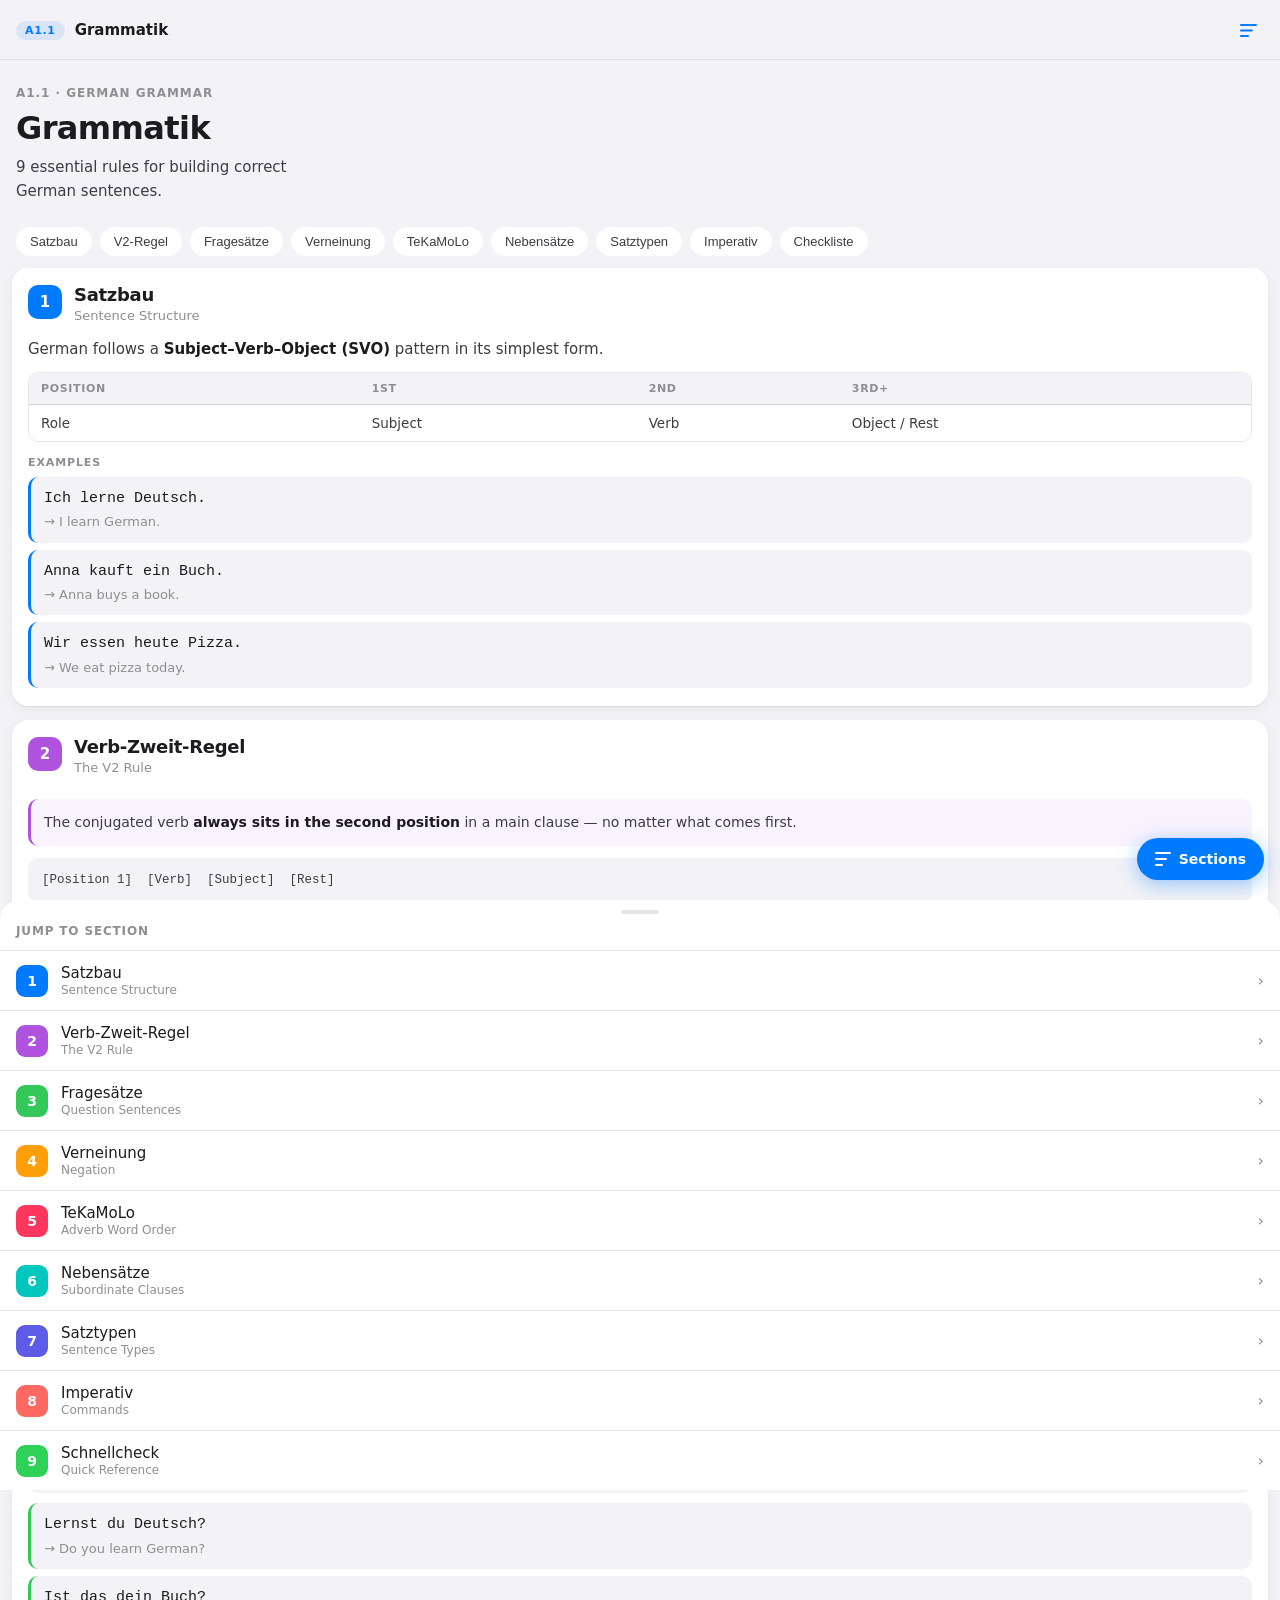
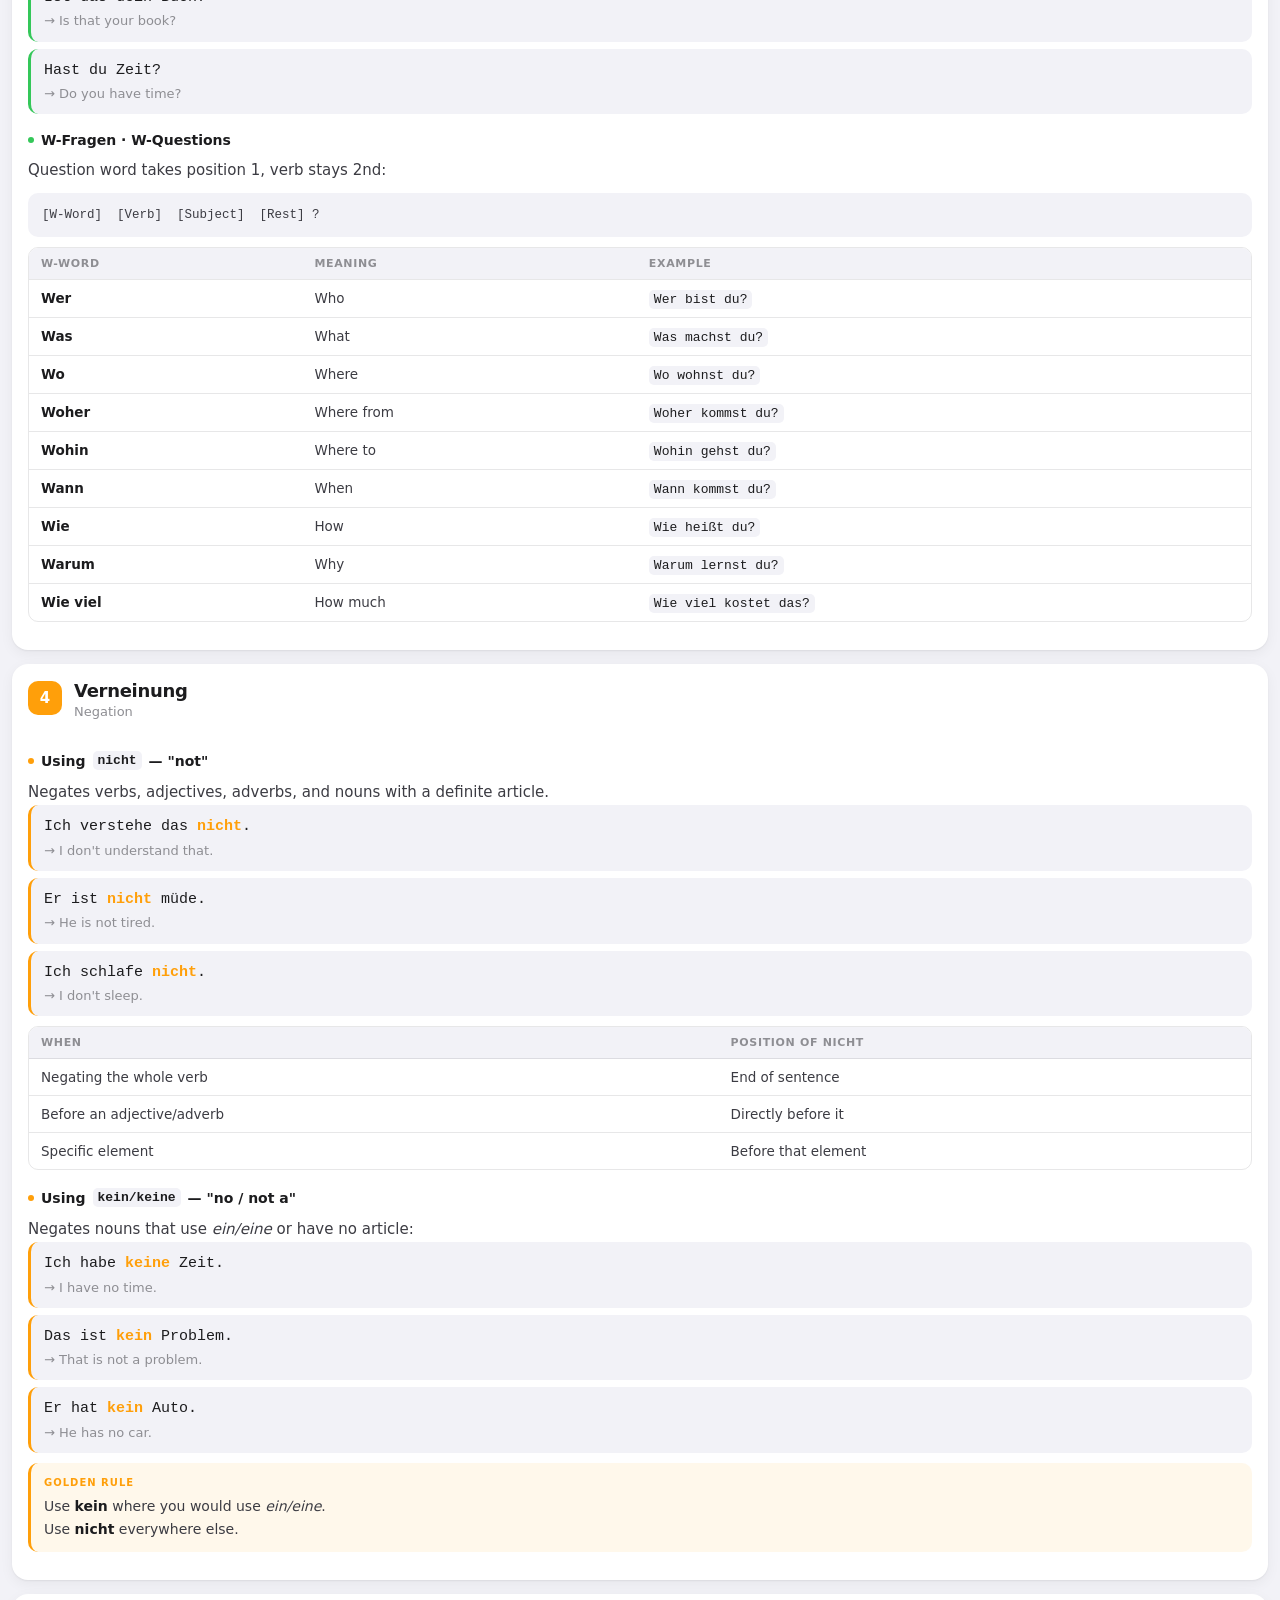
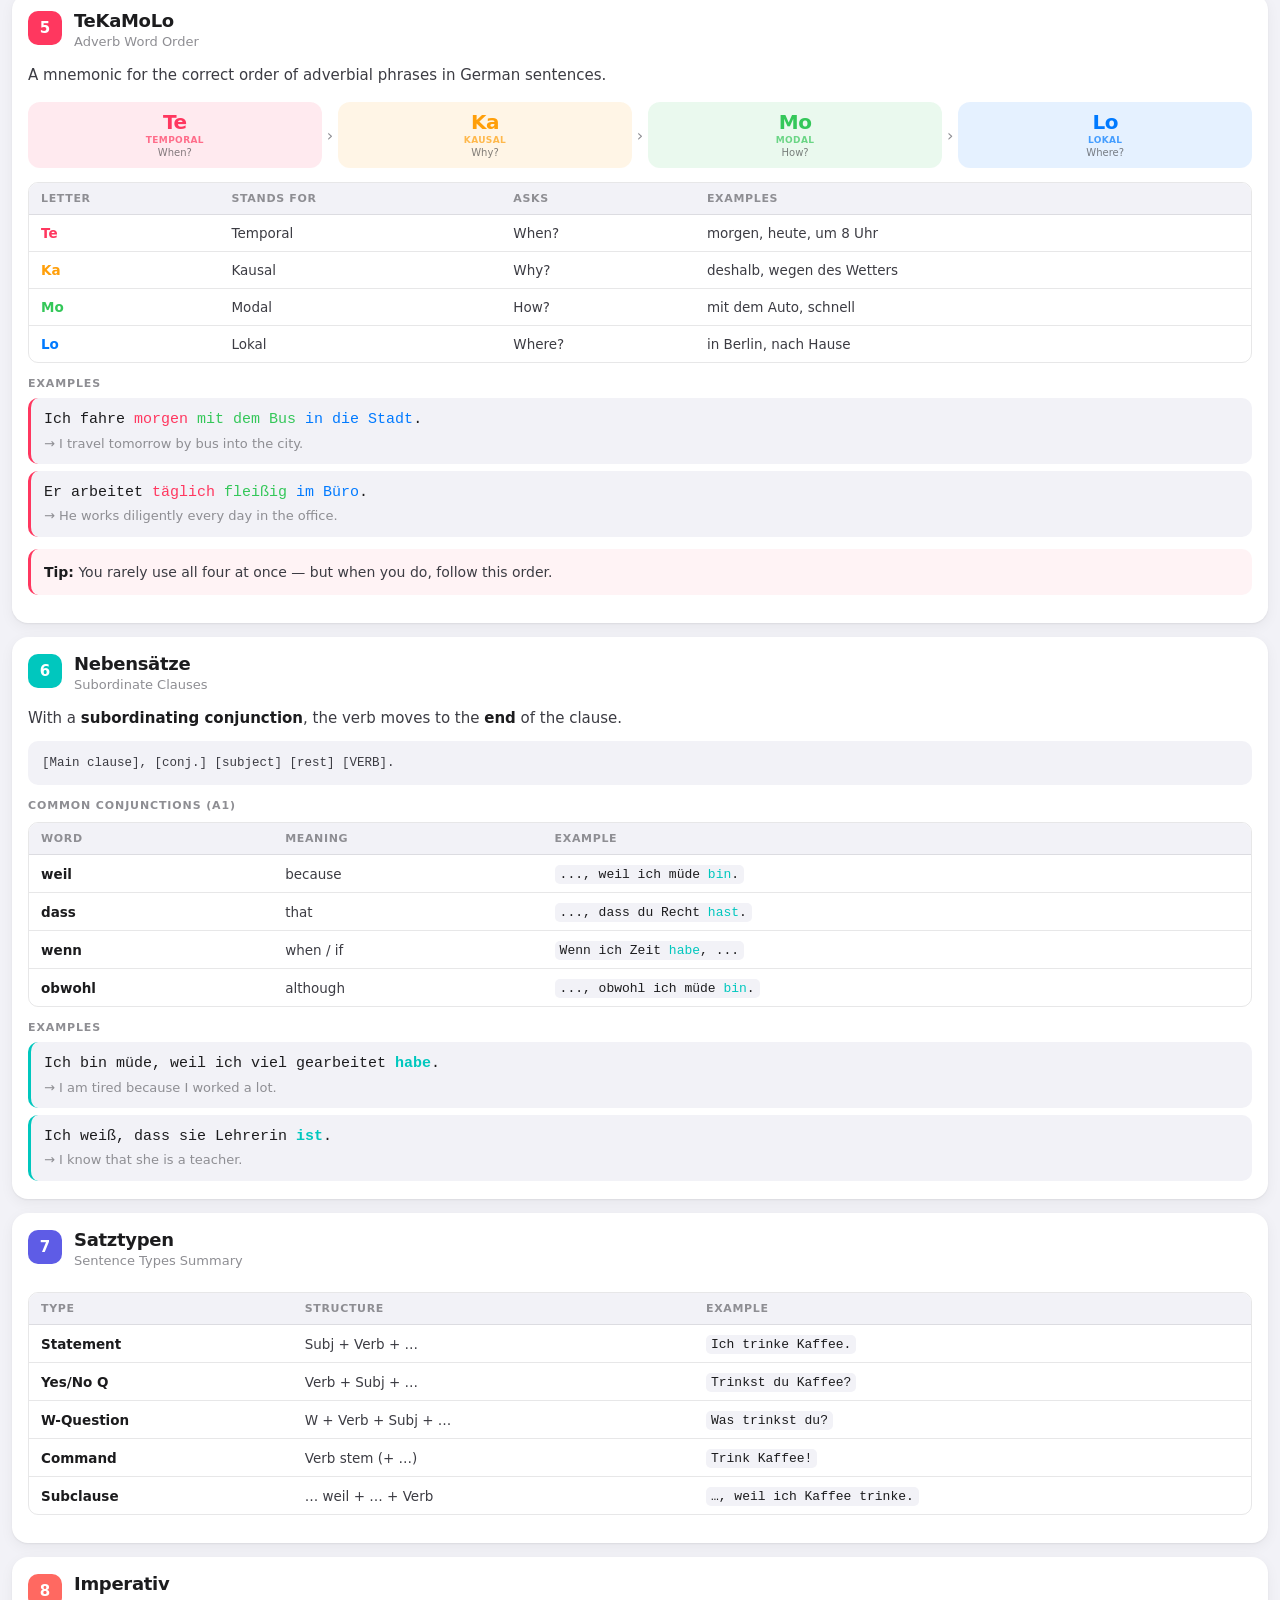
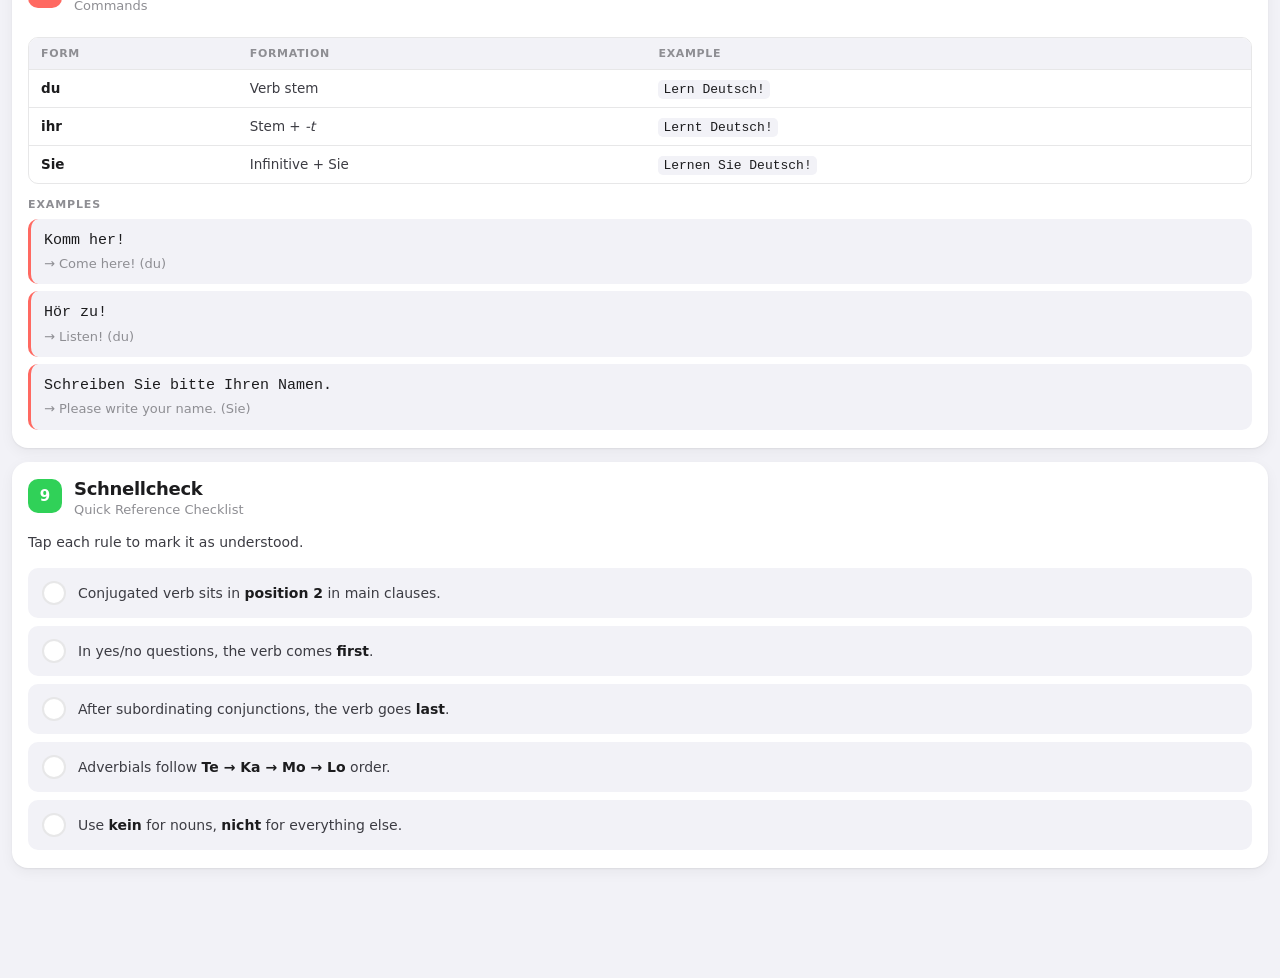
<file: German/A1/A1.1/grammar.html>
<!DOCTYPE html>
<html lang="de">
<head>
  <meta charset="UTF-8">
  <meta name="viewport" content="width=device-width, initial-scale=1.0, viewport-fit=cover">
  <meta name="apple-mobile-web-app-capable" content="yes">
  <meta name="apple-mobile-web-app-status-bar-style" content="default">
  <title>Grammatik · A1.1</title>
  <style>
    *, *::before, *::after { box-sizing: border-box; margin: 0; padding: 0; }

    :root {
      --bg:         #F2F2F7;
      --surface:    #FFFFFF;
      --surface-2:  #F2F2F7;
      --primary:    #1C1C1E;
      --secondary:  #3C3C43;
      --tertiary:   #8E8E93;
      --border:     rgba(60,60,67,0.12);
      --accent:     #007AFF;
      --code-bg:    #F2F2F7;
      --shadow:     0 1px 2px rgba(0,0,0,0.06), 0 4px 14px rgba(0,0,0,0.05);
      --radius:     16px;
      --radius-sm:  10px;
      --font:       -apple-system, BlinkMacSystemFont, 'SF Pro Display', 'Segoe UI', system-ui, sans-serif;
      --mono:       'SF Mono', ui-monospace, 'Fira Code', 'Courier New', monospace;
    }

    @media (prefers-color-scheme: dark) {
      :root {
        --bg:        #000000;
        --surface:   #1C1C1E;
        --surface-2: #2C2C2E;
        --primary:   #FFFFFF;
        --secondary: rgba(235,235,245,0.75);
        --tertiary:  rgba(235,235,245,0.38);
        --border:    rgba(255,255,255,0.1);
        --code-bg:   #2C2C2E;
        --shadow:    0 1px 3px rgba(0,0,0,0.4), 0 4px 16px rgba(0,0,0,0.25);
      }
    }

    html {
      font-size: 16px;
      -webkit-text-size-adjust: 100%;
      scroll-behavior: smooth;
    }

    body {
      font-family: var(--font);
      background: var(--bg);
      color: var(--primary);
      min-height: 100vh;
      overflow-x: hidden;
      -webkit-font-smoothing: antialiased;
    }

    /* ── TOP BAR ── */
    .top-bar {
      position: fixed;
      top: 0; left: 0; right: 0;
      z-index: 100;
      background: rgba(242,242,247,0.9);
      -webkit-backdrop-filter: blur(24px) saturate(180%);
      backdrop-filter: blur(24px) saturate(180%);
      border-bottom: 1px solid var(--border);
      padding-top: env(safe-area-inset-top, 0px);
    }

    @media (prefers-color-scheme: dark) {
      .top-bar { background: rgba(0,0,0,0.9); }
    }

    .progress-track {
      height: 2px;
      background: transparent;
    }

    .progress-fill {
      height: 100%;
      background: linear-gradient(90deg, var(--accent) 0%, #5AC8FA 100%);
      width: 0%;
      transition: width 0.08s linear;
    }

    .top-bar-inner {
      display: flex;
      align-items: center;
      gap: 10px;
      padding: 12px 16px 13px;
    }

    .badge-level {
      font-size: 11px;
      font-weight: 700;
      letter-spacing: 0.06em;
      color: var(--accent);
      background: rgba(0,122,255,0.1);
      padding: 3px 9px;
      border-radius: 20px;
      flex-shrink: 0;
      white-space: nowrap;
    }

    .header-title {
      font-size: 15px;
      font-weight: 600;
      color: var(--primary);
      flex: 1;
      overflow: hidden;
      text-overflow: ellipsis;
      white-space: nowrap;
      transition: opacity 0.2s;
    }

    .menu-btn {
      width: 32px; height: 32px;
      border-radius: 50%;
      background: var(--surface-2);
      border: none;
      cursor: pointer;
      display: flex; align-items: center; justify-content: center;
      flex-shrink: 0;
      color: var(--accent);
      -webkit-tap-highlight-color: transparent;
      transition: transform 0.15s;
    }

    .menu-btn:active { transform: scale(0.9); }

    /* ── CONTENT ── */
    .content {
      padding-top: calc(env(safe-area-inset-top, 0px) + 60px);
      padding-bottom: calc(env(safe-area-inset-bottom, 0px) + 96px);
    }

    .topic-card {
      scroll-margin-top: 72px;
    }

    /* ── HERO ── */
    .hero {
      padding: 24px 16px 8px;
    }

    .hero-tag {
      font-size: 12px;
      font-weight: 600;
      letter-spacing: 0.08em;
      text-transform: uppercase;
      color: var(--tertiary);
      margin-bottom: 6px;
    }

    .hero-title {
      font-size: 32px;
      font-weight: 800;
      letter-spacing: -0.6px;
      line-height: 1.15;
      margin-bottom: 8px;
    }

    .hero-subtitle {
      font-size: 15px;
      color: var(--secondary);
      line-height: 1.6;
      max-width: 320px;
    }

    /* ── SECTION PILLS ── */
    .pills-row {
      display: flex;
      gap: 8px;
      padding: 16px 16px 12px;
      overflow-x: auto;
      scrollbar-width: none;
      -ms-overflow-style: none;
      -webkit-overflow-scrolling: touch;
    }

    .pills-row::-webkit-scrollbar { display: none; }

    .pill {
      flex-shrink: 0;
      padding: 7px 14px;
      border-radius: 20px;
      font-size: 13px;
      font-weight: 500;
      border: none;
      cursor: pointer;
      -webkit-tap-highlight-color: transparent;
      background: var(--surface);
      color: var(--secondary);
      transition: background 0.2s, color 0.2s, transform 0.1s;
    }

    .pill:active { transform: scale(0.95); }

    /* ── CARDS ── */
    .topic-card {
      margin: 0 12px 14px;
      background: var(--surface);
      border-radius: var(--radius);
      overflow: hidden;
      box-shadow: var(--shadow);
    }

    .card-header {
      display: flex;
      align-items: flex-start;
      gap: 12px;
      padding: 16px 16px 0;
    }

    .sec-num {
      width: 34px; height: 34px;
      border-radius: 10px;
      display: flex; align-items: center; justify-content: center;
      font-size: 15px;
      font-weight: 700;
      color: white;
      flex-shrink: 0;
      margin-top: 1px;
    }

    .card-titles { flex: 1; }

    .card-de {
      font-size: 18px;
      font-weight: 700;
      letter-spacing: -0.3px;
      line-height: 1.25;
    }

    .card-en {
      font-size: 13px;
      color: var(--tertiary);
      margin-top: 2px;
    }

    .card-body {
      padding: 14px 16px 18px;
    }

    /* ── TYPOGRAPHY ── */
    p {
      font-size: 15px;
      line-height: 1.65;
      color: var(--secondary);
    }

    p + p { margin-top: 10px; }

    strong { color: var(--primary); font-weight: 600; }

    em { font-style: italic; }

    code {
      font-family: var(--mono);
      font-size: 13px;
      background: var(--code-bg);
      color: var(--primary);
      padding: 2px 5px;
      border-radius: 5px;
    }

    /* ── CODE BLOCK ── */
    .code-block {
      background: var(--code-bg);
      border-radius: var(--radius-sm);
      padding: 12px 14px;
      font-family: var(--mono);
      font-size: 12.5px;
      color: var(--secondary);
      overflow-x: auto;
      margin: 10px 0;
      white-space: pre;
      line-height: 1.6;
    }

    /* ── LABEL ── */
    .label {
      font-size: 11px;
      font-weight: 700;
      letter-spacing: 0.08em;
      text-transform: uppercase;
      color: var(--tertiary);
      margin-bottom: 8px;
    }

    .mt-8  { margin-top: 8px; }
    .mt-12 { margin-top: 12px; }
    .mt-14 { margin-top: 14px; }
    .mt-16 { margin-top: 16px; }

    /* ── EXAMPLES ── */
    .examples {
      display: flex;
      flex-direction: column;
      gap: 7px;
    }

    .ex {
      background: var(--code-bg);
      border-radius: var(--radius-sm);
      padding: 11px 13px;
      border-left: 3px solid var(--sec-color, var(--accent));
    }

    .ex-de {
      font-size: 15px;
      font-weight: 500;
      color: var(--primary);
      font-family: var(--mono);
      line-height: 1.5;
    }

    .ex-en {
      font-size: 13px;
      color: var(--tertiary);
      margin-top: 3px;
      line-height: 1.4;
    }

    /* ── TABLES ── */
    .tbl-wrap {
      overflow-x: auto;
      border-radius: var(--radius-sm);
      border: 1px solid var(--border);
      -webkit-overflow-scrolling: touch;
      margin: 10px 0;
    }

    table {
      width: 100%;
      border-collapse: collapse;
      font-size: 13.5px;
      white-space: nowrap;
    }

    th {
      background: var(--code-bg);
      font-weight: 600;
      font-size: 11px;
      letter-spacing: 0.06em;
      text-transform: uppercase;
      color: var(--tertiary);
      padding: 9px 12px;
      text-align: left;
      border-bottom: 1px solid var(--border);
    }

    td {
      padding: 10px 12px;
      color: var(--secondary);
      border-bottom: 1px solid var(--border);
      vertical-align: middle;
    }

    tr:last-child td { border-bottom: none; }

    .highlight-cell {
      font-weight: 700;
    }

    /* ── BLOCKQUOTE ── */
    .bq {
      margin: 10px 0;
      padding: 12px 13px;
      background: rgba(0,122,255,0.07);
      border-radius: var(--radius-sm);
      border-left: 3px solid var(--accent);
      font-size: 14px;
      color: var(--secondary);
      line-height: 1.6;
    }

    /* ── RULE BOX ── */
    .rule-box {
      margin: 10px 0;
      padding: 12px 13px;
      background: rgba(255,159,10,0.08);
      border-radius: var(--radius-sm);
      border-left: 3px solid #FF9F0A;
      font-size: 14px;
      color: var(--secondary);
      line-height: 1.6;
    }

    .rule-label {
      font-size: 10px;
      font-weight: 700;
      letter-spacing: 0.1em;
      text-transform: uppercase;
      color: #FF9F0A;
      margin-bottom: 4px;
    }

    /* ── SUBSECTION ── */
    .sub {
      margin-top: 18px;
    }

    .sub-title {
      font-size: 14px;
      font-weight: 600;
      color: var(--primary);
      margin-bottom: 10px;
      display: flex;
      align-items: center;
      gap: 7px;
    }

    .sub-dot {
      width: 6px; height: 6px;
      border-radius: 50%;
      flex-shrink: 0;
    }

    /* ── TEKAMOLO ── */
    .teka-flow {
      display: flex;
      align-items: center;
      gap: 5px;
      margin: 14px 0;
    }

    .teka-pill {
      flex: 1;
      padding: 10px 4px;
      border-radius: 12px;
      text-align: center;
    }

    .teka-letter {
      font-size: 20px;
      font-weight: 800;
      line-height: 1;
      letter-spacing: -0.5px;
    }

    .teka-word {
      font-size: 9px;
      font-weight: 700;
      letter-spacing: 0.04em;
      text-transform: uppercase;
      opacity: 0.7;
      margin-top: 3px;
    }

    .teka-q {
      font-size: 10px;
      opacity: 0.55;
      margin-top: 2px;
    }

    .teka-arr {
      font-size: 16px;
      color: var(--tertiary);
      flex-shrink: 0;
      font-weight: 300;
    }

    /* ── CHECKLIST ── */
    .checklist {
      display: flex;
      flex-direction: column;
      gap: 8px;
    }

    .check-item {
      display: flex;
      align-items: center;
      gap: 12px;
      padding: 13px 14px;
      background: var(--code-bg);
      border-radius: var(--radius-sm);
      cursor: pointer;
      -webkit-tap-highlight-color: transparent;
      user-select: none;
      transition: opacity 0.25s;
    }

    .check-item.done { opacity: 0.45; }

    .check-circle {
      width: 24px; height: 24px;
      border-radius: 50%;
      border: 2px solid var(--border);
      background: var(--surface);
      display: flex; align-items: center; justify-content: center;
      flex-shrink: 0;
      transition: background 0.2s, border-color 0.2s;
    }

    .check-item.done .check-circle {
      background: #30D158;
      border-color: #30D158;
    }

    .check-icon {
      opacity: 0;
      transition: opacity 0.2s;
    }

    .check-item.done .check-icon { opacity: 1; }

    .check-text {
      font-size: 14px;
      color: var(--secondary);
      line-height: 1.5;
      flex: 1;
      transition: text-decoration 0.2s;
    }

    .check-item.done .check-text {
      text-decoration: line-through;
      color: var(--tertiary);
    }

    /* ── FAB ── */
    .fab {
      position: fixed;
      bottom: calc(env(safe-area-inset-bottom, 20px) + 20px);
      right: 16px;
      z-index: 150;
      background: var(--accent);
      color: white;
      border: none;
      border-radius: 28px;
      padding: 13px 18px;
      font-size: 14px;
      font-weight: 600;
      font-family: var(--font);
      display: flex;
      align-items: center;
      gap: 8px;
      box-shadow: 0 4px 20px rgba(0,122,255,0.4);
      cursor: pointer;
      -webkit-tap-highlight-color: transparent;
      transition: transform 0.15s, box-shadow 0.15s;
    }

    .fab:active {
      transform: scale(0.94);
      box-shadow: 0 2px 10px rgba(0,122,255,0.3);
    }

    /* ── OVERLAY ── */
    .overlay {
      position: fixed;
      inset: 0;
      background: rgba(0,0,0,0.45);
      z-index: 200;
      opacity: 0;
      pointer-events: none;
      transition: opacity 0.28s;
    }

    .overlay.open {
      opacity: 1;
      pointer-events: all;
    }

    /* ── BOTTOM SHEET ── */
    .sheet {
      position: fixed;
      bottom: 0; left: 0; right: 0;
      z-index: 201;
      background: var(--surface);
      border-radius: 20px 20px 0 0;
      padding-bottom: env(safe-area-inset-bottom, 0px);
      transform: translateY(100%);
      transition: transform 0.32s cubic-bezier(0.32, 0.72, 0, 1);
      max-height: 78vh;
      overflow-y: auto;
      -webkit-overflow-scrolling: touch;
    }

    .sheet.open { transform: translateY(0); }

    .sheet-handle {
      width: 38px; height: 4px;
      background: var(--border);
      border-radius: 2px;
      margin: 10px auto 6px;
    }

    .sheet-head {
      font-size: 12px;
      font-weight: 700;
      letter-spacing: 0.07em;
      text-transform: uppercase;
      color: var(--tertiary);
      padding: 4px 16px 12px;
    }

    .sheet-item {
      display: flex;
      align-items: center;
      gap: 13px;
      padding: 13px 16px;
      border-top: 1px solid var(--border);
      cursor: pointer;
      -webkit-tap-highlight-color: transparent;
      text-decoration: none;
      color: inherit;
      transition: background 0.15s;
    }

    .sheet-item:active { background: var(--code-bg); }

    .sheet-num {
      width: 32px; height: 32px;
      border-radius: 9px;
      display: flex; align-items: center; justify-content: center;
      font-size: 14px;
      font-weight: 700;
      color: white;
      flex-shrink: 0;
    }

    .sheet-info { flex: 1; }

    .sheet-de {
      font-size: 15px;
      font-weight: 500;
      color: var(--primary);
    }

    .sheet-en {
      font-size: 12px;
      color: var(--tertiary);
      margin-top: 1px;
    }

    .sheet-chev {
      color: var(--tertiary);
      font-size: 16px;
      font-weight: 300;
    }

    /* ── SECTION COLOR TOKENS (set via inline style on card) ── */
    /* Used by children via var(--sec-color) */
  </style>
</head>
<body>

<!-- ═══ TOP BAR ═══ -->
<header class="top-bar">
  <div class="progress-track">
    <div class="progress-fill" id="pFill"></div>
  </div>
  <div class="top-bar-inner">
    <span class="badge-level">A1.1</span>
    <h1 class="header-title" id="hTitle">Grammatik</h1>
    <button class="menu-btn" id="menuBtn" aria-label="Sections">
      <svg width="17" height="13" viewBox="0 0 17 13" fill="none">
        <rect width="17" height="2" rx="1" fill="currentColor"/>
        <rect y="5.5" width="13" height="2" rx="1" fill="currentColor"/>
        <rect y="11" width="9" height="2" rx="1" fill="currentColor"/>
      </svg>
    </button>
  </div>
</header>

<!-- ═══ MAIN ═══ -->
<main class="content">

  <!-- HERO -->
  <div class="hero" id="hero">
    <p class="hero-tag">A1.1 · German Grammar</p>
    <h2 class="hero-title">Grammatik</h2>
    <p class="hero-subtitle">9 essential rules for building correct German sentences.</p>
  </div>

  <!-- PILLS -->
  <div class="pills-row" id="pillsRow">
    <button class="pill" data-sec="s1" onclick="jumpTo('s1')">Satzbau</button>
    <button class="pill" data-sec="s2" onclick="jumpTo('s2')">V2-Regel</button>
    <button class="pill" data-sec="s3" onclick="jumpTo('s3')">Fragesätze</button>
    <button class="pill" data-sec="s4" onclick="jumpTo('s4')">Verneinung</button>
    <button class="pill" data-sec="s5" onclick="jumpTo('s5')">TeKaMoLo</button>
    <button class="pill" data-sec="s6" onclick="jumpTo('s6')">Nebensätze</button>
    <button class="pill" data-sec="s7" onclick="jumpTo('s7')">Satztypen</button>
    <button class="pill" data-sec="s8" onclick="jumpTo('s8')">Imperativ</button>
    <button class="pill" data-sec="s9" onclick="jumpTo('s9')">Checkliste</button>
  </div>

  <!-- ── 1. Sentence Structure ── -->
  <section class="topic-card" id="s1" style="--sec-color:#007AFF;">
    <div class="card-header">
      <div class="sec-num" style="background:#007AFF;">1</div>
      <div class="card-titles">
        <div class="card-de">Satzbau</div>
        <div class="card-en">Sentence Structure</div>
      </div>
    </div>
    <div class="card-body">
      <p>German follows a <strong>Subject–Verb–Object (SVO)</strong> pattern in its simplest form.</p>

      <div class="tbl-wrap mt-12">
        <table>
          <thead>
            <tr><th>Position</th><th>1st</th><th>2nd</th><th>3rd+</th></tr>
          </thead>
          <tbody>
            <tr><td>Role</td><td>Subject</td><td>Verb</td><td>Object / Rest</td></tr>
          </tbody>
        </table>
      </div>

      <div class="label mt-14">Examples</div>
      <div class="examples">
        <div class="ex">
          <div class="ex-de">Ich lerne Deutsch.</div>
          <div class="ex-en">→ I learn German.</div>
        </div>
        <div class="ex">
          <div class="ex-de">Anna kauft ein Buch.</div>
          <div class="ex-en">→ Anna buys a book.</div>
        </div>
        <div class="ex">
          <div class="ex-de">Wir essen heute Pizza.</div>
          <div class="ex-en">→ We eat pizza today.</div>
        </div>
      </div>
    </div>
  </section>

  <!-- ── 2. V2 Rule ── -->
  <section class="topic-card" id="s2" style="--sec-color:#AF52DE;">
    <div class="card-header">
      <div class="sec-num" style="background:#AF52DE;">2</div>
      <div class="card-titles">
        <div class="card-de">Verb-Zweit-Regel</div>
        <div class="card-en">The V2 Rule</div>
      </div>
    </div>
    <div class="card-body">
      <div class="bq" style="border-color:#AF52DE; background:rgba(175,82,222,0.07);">
        The conjugated verb <strong>always sits in the second position</strong> in a main clause — no matter what comes first.
      </div>

      <div class="code-block mt-12">[Position 1]  [Verb]  [Subject]  [Rest]</div>

      <div class="tbl-wrap mt-12">
        <table>
          <thead>
            <tr><th>Sentence</th><th>Pos. 1</th><th>Verb ②</th><th>Rest</th></tr>
          </thead>
          <tbody>
            <tr>
              <td><code>Ich lerne heute Deutsch.</code></td>
              <td>Ich</td>
              <td class="highlight-cell" style="color:#AF52DE;">lerne</td>
              <td>heute Deutsch</td>
            </tr>
            <tr>
              <td><code>Heute lerne ich Deutsch.</code></td>
              <td>Heute</td>
              <td class="highlight-cell" style="color:#AF52DE;">lerne</td>
              <td>ich Deutsch</td>
            </tr>
            <tr>
              <td><code>Deutsch lerne ich heute.</code></td>
              <td>Deutsch</td>
              <td class="highlight-cell" style="color:#AF52DE;">lerne</td>
              <td>ich heute</td>
            </tr>
          </tbody>
        </table>
      </div>

      <p class="mt-12">All three sentences mean the same thing. <code>lerne</code> always stays <strong>second</strong>.</p>

      <div class="label mt-14">More Examples</div>
      <div class="examples">
        <div class="ex">
          <div class="ex-de">Morgen gehe ich ins Kino.</div>
          <div class="ex-en">→ Tomorrow I go to the cinema.</div>
        </div>
        <div class="ex">
          <div class="ex-de">Das Buch lese ich gern.</div>
          <div class="ex-en">→ The book I like to read.</div>
        </div>
      </div>
    </div>
  </section>

  <!-- ── 3. Questions ── -->
  <section class="topic-card" id="s3" style="--sec-color:#34C759;">
    <div class="card-header">
      <div class="sec-num" style="background:#34C759;">3</div>
      <div class="card-titles">
        <div class="card-de">Fragesätze</div>
        <div class="card-en">Question Sentences</div>
      </div>
    </div>
    <div class="card-body">

      <div class="sub">
        <div class="sub-title">
          <div class="sub-dot" style="background:#34C759;"></div>
          Ja/Nein-Fragen · Yes/No Questions
        </div>
        <p>The verb moves to <strong>first position</strong>:</p>
        <div class="code-block">[Verb]  [Subject]  [Rest] ?</div>
        <div class="examples">
          <div class="ex">
            <div class="ex-de">Lernst du Deutsch?</div>
            <div class="ex-en">→ Do you learn German?</div>
          </div>
          <div class="ex">
            <div class="ex-de">Ist das dein Buch?</div>
            <div class="ex-en">→ Is that your book?</div>
          </div>
          <div class="ex">
            <div class="ex-de">Hast du Zeit?</div>
            <div class="ex-en">→ Do you have time?</div>
          </div>
        </div>
      </div>

      <div class="sub">
        <div class="sub-title">
          <div class="sub-dot" style="background:#34C759;"></div>
          W-Fragen · W-Questions
        </div>
        <p>Question word takes position 1, verb stays 2nd:</p>
        <div class="code-block">[W-Word]  [Verb]  [Subject]  [Rest] ?</div>
        <div class="tbl-wrap mt-8">
          <table>
            <thead>
              <tr><th>W-Word</th><th>Meaning</th><th>Example</th></tr>
            </thead>
            <tbody>
              <tr><td><strong>Wer</strong></td><td>Who</td><td><code>Wer bist du?</code></td></tr>
              <tr><td><strong>Was</strong></td><td>What</td><td><code>Was machst du?</code></td></tr>
              <tr><td><strong>Wo</strong></td><td>Where</td><td><code>Wo wohnst du?</code></td></tr>
              <tr><td><strong>Woher</strong></td><td>Where from</td><td><code>Woher kommst du?</code></td></tr>
              <tr><td><strong>Wohin</strong></td><td>Where to</td><td><code>Wohin gehst du?</code></td></tr>
              <tr><td><strong>Wann</strong></td><td>When</td><td><code>Wann kommst du?</code></td></tr>
              <tr><td><strong>Wie</strong></td><td>How</td><td><code>Wie heißt du?</code></td></tr>
              <tr><td><strong>Warum</strong></td><td>Why</td><td><code>Warum lernst du?</code></td></tr>
              <tr><td><strong>Wie viel</strong></td><td>How much</td><td><code>Wie viel kostet das?</code></td></tr>
            </tbody>
          </table>
        </div>
      </div>
    </div>
  </section>

  <!-- ── 4. Negation ── -->
  <section class="topic-card" id="s4" style="--sec-color:#FF9F0A;">
    <div class="card-header">
      <div class="sec-num" style="background:#FF9F0A;">4</div>
      <div class="card-titles">
        <div class="card-de">Verneinung</div>
        <div class="card-en">Negation</div>
      </div>
    </div>
    <div class="card-body">

      <div class="sub">
        <div class="sub-title">
          <div class="sub-dot" style="background:#FF9F0A;"></div>
          Using <code>nicht</code> — "not"
        </div>
        <p>Negates verbs, adjectives, adverbs, and nouns with a definite article.</p>
        <div class="examples mt-10">
          <div class="ex">
            <div class="ex-de">Ich verstehe das <span style="color:#FF9F0A;font-weight:700;">nicht</span>.</div>
            <div class="ex-en">→ I don't understand that.</div>
          </div>
          <div class="ex">
            <div class="ex-de">Er ist <span style="color:#FF9F0A;font-weight:700;">nicht</span> müde.</div>
            <div class="ex-en">→ He is not tired.</div>
          </div>
          <div class="ex">
            <div class="ex-de">Ich schlafe <span style="color:#FF9F0A;font-weight:700;">nicht</span>.</div>
            <div class="ex-en">→ I don't sleep.</div>
          </div>
        </div>
        <div class="tbl-wrap mt-12">
          <table>
            <thead><tr><th>When</th><th>Position of nicht</th></tr></thead>
            <tbody>
              <tr><td>Negating the whole verb</td><td>End of sentence</td></tr>
              <tr><td>Before an adjective/adverb</td><td>Directly before it</td></tr>
              <tr><td>Specific element</td><td>Before that element</td></tr>
            </tbody>
          </table>
        </div>
      </div>

      <div class="sub">
        <div class="sub-title">
          <div class="sub-dot" style="background:#FF9F0A;"></div>
          Using <code>kein/keine</code> — "no / not a"
        </div>
        <p>Negates nouns that use <em>ein/eine</em> or have no article:</p>
        <div class="examples mt-10">
          <div class="ex">
            <div class="ex-de">Ich habe <span style="color:#FF9F0A;font-weight:700;">keine</span> Zeit.</div>
            <div class="ex-en">→ I have no time.</div>
          </div>
          <div class="ex">
            <div class="ex-de">Das ist <span style="color:#FF9F0A;font-weight:700;">kein</span> Problem.</div>
            <div class="ex-en">→ That is not a problem.</div>
          </div>
          <div class="ex">
            <div class="ex-de">Er hat <span style="color:#FF9F0A;font-weight:700;">kein</span> Auto.</div>
            <div class="ex-en">→ He has no car.</div>
          </div>
        </div>
      </div>

      <div class="rule-box mt-12">
        <div class="rule-label">Golden Rule</div>
        Use <strong>kein</strong> where you would use <em>ein/eine</em>.<br>
        Use <strong>nicht</strong> everywhere else.
      </div>
    </div>
  </section>

  <!-- ── 5. TeKaMoLo ── -->
  <section class="topic-card" id="s5" style="--sec-color:#FF375F;">
    <div class="card-header">
      <div class="sec-num" style="background:#FF375F;">5</div>
      <div class="card-titles">
        <div class="card-de">TeKaMoLo</div>
        <div class="card-en">Adverb Word Order</div>
      </div>
    </div>
    <div class="card-body">
      <p>A mnemonic for the correct order of adverbial phrases in German sentences.</p>

      <div class="teka-flow">
        <div class="teka-pill" style="background:rgba(255,55,95,0.1);">
          <div class="teka-letter" style="color:#FF375F;">Te</div>
          <div class="teka-word" style="color:#FF375F;">Temporal</div>
          <div class="teka-q">When?</div>
        </div>
        <div class="teka-arr">›</div>
        <div class="teka-pill" style="background:rgba(255,159,10,0.1);">
          <div class="teka-letter" style="color:#FF9F0A;">Ka</div>
          <div class="teka-word" style="color:#FF9F0A;">Kausal</div>
          <div class="teka-q">Why?</div>
        </div>
        <div class="teka-arr">›</div>
        <div class="teka-pill" style="background:rgba(52,199,89,0.1);">
          <div class="teka-letter" style="color:#34C759;">Mo</div>
          <div class="teka-word" style="color:#34C759;">Modal</div>
          <div class="teka-q">How?</div>
        </div>
        <div class="teka-arr">›</div>
        <div class="teka-pill" style="background:rgba(0,122,255,0.1);">
          <div class="teka-letter" style="color:#007AFF;">Lo</div>
          <div class="teka-word" style="color:#007AFF;">Lokal</div>
          <div class="teka-q">Where?</div>
        </div>
      </div>

      <div class="tbl-wrap">
        <table>
          <thead><tr><th>Letter</th><th>Stands for</th><th>Asks</th><th>Examples</th></tr></thead>
          <tbody>
            <tr><td style="color:#FF375F;font-weight:700;">Te</td><td>Temporal</td><td>When?</td><td>morgen, heute, um 8 Uhr</td></tr>
            <tr><td style="color:#FF9F0A;font-weight:700;">Ka</td><td>Kausal</td><td>Why?</td><td>deshalb, wegen des Wetters</td></tr>
            <tr><td style="color:#34C759;font-weight:700;">Mo</td><td>Modal</td><td>How?</td><td>mit dem Auto, schnell</td></tr>
            <tr><td style="color:#007AFF;font-weight:700;">Lo</td><td>Lokal</td><td>Where?</td><td>in Berlin, nach Hause</td></tr>
          </tbody>
        </table>
      </div>

      <div class="label mt-14">Examples</div>
      <div class="examples">
        <div class="ex">
          <div class="ex-de">Ich fahre <span style="color:#FF375F;">morgen</span> <span style="color:#34C759;">mit dem Bus</span> <span style="color:#007AFF;">in die Stadt</span>.</div>
          <div class="ex-en">→ I travel tomorrow by bus into the city.</div>
        </div>
        <div class="ex">
          <div class="ex-de">Er arbeitet <span style="color:#FF375F;">täglich</span> <span style="color:#34C759;">fleißig</span> <span style="color:#007AFF;">im Büro</span>.</div>
          <div class="ex-en">→ He works diligently every day in the office.</div>
        </div>
      </div>

      <div class="bq" style="border-color:#FF375F;background:rgba(255,55,95,0.06);margin-top:12px;">
        <strong>Tip:</strong> You rarely use all four at once — but when you do, follow this order.
      </div>
    </div>
  </section>

  <!-- ── 6. Subordinate Clauses ── -->
  <section class="topic-card" id="s6" style="--sec-color:#00C7BE;">
    <div class="card-header">
      <div class="sec-num" style="background:#00C7BE;">6</div>
      <div class="card-titles">
        <div class="card-de">Nebensätze</div>
        <div class="card-en">Subordinate Clauses</div>
      </div>
    </div>
    <div class="card-body">
      <p>With a <strong>subordinating conjunction</strong>, the verb moves to the <strong>end</strong> of the clause.</p>

      <div class="code-block mt-10">[Main clause], [conj.] [subject] [rest] [VERB].</div>

      <div class="label mt-14">Common Conjunctions (A1)</div>
      <div class="tbl-wrap">
        <table>
          <thead><tr><th>Word</th><th>Meaning</th><th>Example</th></tr></thead>
          <tbody>
            <tr><td><strong>weil</strong></td><td>because</td><td><code>..., weil ich müde <span style="color:#00C7BE;">bin</span>.</code></td></tr>
            <tr><td><strong>dass</strong></td><td>that</td><td><code>..., dass du Recht <span style="color:#00C7BE;">hast</span>.</code></td></tr>
            <tr><td><strong>wenn</strong></td><td>when / if</td><td><code>Wenn ich Zeit <span style="color:#00C7BE;">habe</span>, ...</code></td></tr>
            <tr><td><strong>obwohl</strong></td><td>although</td><td><code>..., obwohl ich müde <span style="color:#00C7BE;">bin</span>.</code></td></tr>
          </tbody>
        </table>
      </div>

      <div class="label mt-14">Examples</div>
      <div class="examples">
        <div class="ex">
          <div class="ex-de">Ich bin müde, weil ich viel gearbeitet <span style="color:#00C7BE;font-weight:700;">habe</span>.</div>
          <div class="ex-en">→ I am tired because I worked a lot.</div>
        </div>
        <div class="ex">
          <div class="ex-de">Ich weiß, dass sie Lehrerin <span style="color:#00C7BE;font-weight:700;">ist</span>.</div>
          <div class="ex-en">→ I know that she is a teacher.</div>
        </div>
      </div>
    </div>
  </section>

  <!-- ── 7. Sentence Types ── -->
  <section class="topic-card" id="s7" style="--sec-color:#5E5CE6;">
    <div class="card-header">
      <div class="sec-num" style="background:#5E5CE6;">7</div>
      <div class="card-titles">
        <div class="card-de">Satztypen</div>
        <div class="card-en">Sentence Types Summary</div>
      </div>
    </div>
    <div class="card-body">
      <div class="tbl-wrap">
        <table>
          <thead><tr><th>Type</th><th>Structure</th><th>Example</th></tr></thead>
          <tbody>
            <tr>
              <td><strong>Statement</strong></td>
              <td>Subj + Verb + …</td>
              <td><code>Ich trinke Kaffee.</code></td>
            </tr>
            <tr>
              <td><strong>Yes/No Q</strong></td>
              <td>Verb + Subj + …</td>
              <td><code>Trinkst du Kaffee?</code></td>
            </tr>
            <tr>
              <td><strong>W-Question</strong></td>
              <td>W + Verb + Subj + …</td>
              <td><code>Was trinkst du?</code></td>
            </tr>
            <tr>
              <td><strong>Command</strong></td>
              <td>Verb stem (+ …)</td>
              <td><code>Trink Kaffee!</code></td>
            </tr>
            <tr>
              <td><strong>Subclause</strong></td>
              <td>… weil + … + Verb</td>
              <td><code>…, weil ich Kaffee trinke.</code></td>
            </tr>
          </tbody>
        </table>
      </div>
    </div>
  </section>

  <!-- ── 8. Imperative ── -->
  <section class="topic-card" id="s8" style="--sec-color:#FF6961;">
    <div class="card-header">
      <div class="sec-num" style="background:#FF6961;">8</div>
      <div class="card-titles">
        <div class="card-de">Imperativ</div>
        <div class="card-en">Commands</div>
      </div>
    </div>
    <div class="card-body">
      <div class="tbl-wrap">
        <table>
          <thead><tr><th>Form</th><th>Formation</th><th>Example</th></tr></thead>
          <tbody>
            <tr>
              <td><strong>du</strong></td>
              <td>Verb stem</td>
              <td><code>Lern Deutsch!</code></td>
            </tr>
            <tr>
              <td><strong>ihr</strong></td>
              <td>Stem + <em>-t</em></td>
              <td><code>Lernt Deutsch!</code></td>
            </tr>
            <tr>
              <td><strong>Sie</strong></td>
              <td>Infinitive + Sie</td>
              <td><code>Lernen Sie Deutsch!</code></td>
            </tr>
          </tbody>
        </table>
      </div>

      <div class="label mt-14">Examples</div>
      <div class="examples">
        <div class="ex">
          <div class="ex-de">Komm her!</div>
          <div class="ex-en">→ Come here! (du)</div>
        </div>
        <div class="ex">
          <div class="ex-de">Hör zu!</div>
          <div class="ex-en">→ Listen! (du)</div>
        </div>
        <div class="ex">
          <div class="ex-de">Schreiben Sie bitte Ihren Namen.</div>
          <div class="ex-en">→ Please write your name. (Sie)</div>
        </div>
      </div>
    </div>
  </section>

  <!-- ── 9. Checklist ── -->
  <section class="topic-card" id="s9" style="--sec-color:#30D158;">
    <div class="card-header">
      <div class="sec-num" style="background:#30D158;">9</div>
      <div class="card-titles">
        <div class="card-de">Schnellcheck</div>
        <div class="card-en">Quick Reference Checklist</div>
      </div>
    </div>
    <div class="card-body">
      <p style="margin-bottom:14px;font-size:14px;">Tap each rule to mark it as understood.</p>
      <div class="checklist">

        <div class="check-item" onclick="toggleCheck(this)">
          <div class="check-circle">
            <svg class="check-icon" width="12" height="10" viewBox="0 0 12 10" fill="none">
              <path d="M1.5 5L4.5 8L10.5 1.5" stroke="white" stroke-width="2" stroke-linecap="round" stroke-linejoin="round"/>
            </svg>
          </div>
          <div class="check-text">Conjugated verb sits in <strong>position 2</strong> in main clauses.</div>
        </div>

        <div class="check-item" onclick="toggleCheck(this)">
          <div class="check-circle">
            <svg class="check-icon" width="12" height="10" viewBox="0 0 12 10" fill="none">
              <path d="M1.5 5L4.5 8L10.5 1.5" stroke="white" stroke-width="2" stroke-linecap="round" stroke-linejoin="round"/>
            </svg>
          </div>
          <div class="check-text">In yes/no questions, the verb comes <strong>first</strong>.</div>
        </div>

        <div class="check-item" onclick="toggleCheck(this)">
          <div class="check-circle">
            <svg class="check-icon" width="12" height="10" viewBox="0 0 12 10" fill="none">
              <path d="M1.5 5L4.5 8L10.5 1.5" stroke="white" stroke-width="2" stroke-linecap="round" stroke-linejoin="round"/>
            </svg>
          </div>
          <div class="check-text">After subordinating conjunctions, the verb goes <strong>last</strong>.</div>
        </div>

        <div class="check-item" onclick="toggleCheck(this)">
          <div class="check-circle">
            <svg class="check-icon" width="12" height="10" viewBox="0 0 12 10" fill="none">
              <path d="M1.5 5L4.5 8L10.5 1.5" stroke="white" stroke-width="2" stroke-linecap="round" stroke-linejoin="round"/>
            </svg>
          </div>
          <div class="check-text">Adverbials follow <strong>Te → Ka → Mo → Lo</strong> order.</div>
        </div>

        <div class="check-item" onclick="toggleCheck(this)">
          <div class="check-circle">
            <svg class="check-icon" width="12" height="10" viewBox="0 0 12 10" fill="none">
              <path d="M1.5 5L4.5 8L10.5 1.5" stroke="white" stroke-width="2" stroke-linecap="round" stroke-linejoin="round"/>
            </svg>
          </div>
          <div class="check-text">Use <strong>kein</strong> for nouns, <strong>nicht</strong> for everything else.</div>
        </div>

      </div>
    </div>
  </section>

</main>

<!-- FAB -->
<button class="fab" id="fabBtn" aria-label="Jump to section">
  <svg width="16" height="14" viewBox="0 0 16 14" fill="none">
    <rect width="16" height="2" rx="1" fill="white"/>
    <rect y="6" width="12" height="2" rx="1" fill="white"/>
    <rect y="12" width="8" height="2" rx="1" fill="white"/>
  </svg>
  Sections
</button>

<!-- OVERLAY -->
<div class="overlay" id="overlay"></div>

<!-- BOTTOM SHEET -->
<div class="sheet" id="sheet">
  <div class="sheet-handle"></div>
  <div class="sheet-head">Jump to Section</div>

  <a class="sheet-item" href="#s1" onclick="closeSheet()">
    <div class="sheet-num" style="background:#007AFF;">1</div>
    <div class="sheet-info">
      <div class="sheet-de">Satzbau</div>
      <div class="sheet-en">Sentence Structure</div>
    </div>
    <span class="sheet-chev">›</span>
  </a>
  <a class="sheet-item" href="#s2" onclick="closeSheet()">
    <div class="sheet-num" style="background:#AF52DE;">2</div>
    <div class="sheet-info">
      <div class="sheet-de">Verb-Zweit-Regel</div>
      <div class="sheet-en">The V2 Rule</div>
    </div>
    <span class="sheet-chev">›</span>
  </a>
  <a class="sheet-item" href="#s3" onclick="closeSheet()">
    <div class="sheet-num" style="background:#34C759;">3</div>
    <div class="sheet-info">
      <div class="sheet-de">Fragesätze</div>
      <div class="sheet-en">Question Sentences</div>
    </div>
    <span class="sheet-chev">›</span>
  </a>
  <a class="sheet-item" href="#s4" onclick="closeSheet()">
    <div class="sheet-num" style="background:#FF9F0A;">4</div>
    <div class="sheet-info">
      <div class="sheet-de">Verneinung</div>
      <div class="sheet-en">Negation</div>
    </div>
    <span class="sheet-chev">›</span>
  </a>
  <a class="sheet-item" href="#s5" onclick="closeSheet()">
    <div class="sheet-num" style="background:#FF375F;">5</div>
    <div class="sheet-info">
      <div class="sheet-de">TeKaMoLo</div>
      <div class="sheet-en">Adverb Word Order</div>
    </div>
    <span class="sheet-chev">›</span>
  </a>
  <a class="sheet-item" href="#s6" onclick="closeSheet()">
    <div class="sheet-num" style="background:#00C7BE;">6</div>
    <div class="sheet-info">
      <div class="sheet-de">Nebensätze</div>
      <div class="sheet-en">Subordinate Clauses</div>
    </div>
    <span class="sheet-chev">›</span>
  </a>
  <a class="sheet-item" href="#s7" onclick="closeSheet()">
    <div class="sheet-num" style="background:#5E5CE6;">7</div>
    <div class="sheet-info">
      <div class="sheet-de">Satztypen</div>
      <div class="sheet-en">Sentence Types</div>
    </div>
    <span class="sheet-chev">›</span>
  </a>
  <a class="sheet-item" href="#s8" onclick="closeSheet()">
    <div class="sheet-num" style="background:#FF6961;">8</div>
    <div class="sheet-info">
      <div class="sheet-de">Imperativ</div>
      <div class="sheet-en">Commands</div>
    </div>
    <span class="sheet-chev">›</span>
  </a>
  <a class="sheet-item" href="#s9" onclick="closeSheet()">
    <div class="sheet-num" style="background:#30D158;">9</div>
    <div class="sheet-info">
      <div class="sheet-de">Schnellcheck</div>
      <div class="sheet-en">Quick Reference</div>
    </div>
    <span class="sheet-chev">›</span>
  </a>
</div>

<script>
  /* ── Reading progress bar ── */
  window.addEventListener('scroll', () => {
    const scrolled = window.scrollY;
    const total = document.documentElement.scrollHeight - window.innerHeight;
    document.getElementById('pFill').style.width = ((scrolled / total) * 100) + '%';
  }, { passive: true });

  /* ── Section data ── */
  const SECTIONS = [
    { id: 's1', de: 'Satzbau',         color: '#007AFF' },
    { id: 's2', de: 'V2-Regel',        color: '#AF52DE' },
    { id: 's3', de: 'Fragesätze',      color: '#34C759' },
    { id: 's4', de: 'Verneinung',      color: '#FF9F0A' },
    { id: 's5', de: 'TeKaMoLo',        color: '#FF375F' },
    { id: 's6', de: 'Nebensätze',      color: '#00C7BE' },
    { id: 's7', de: 'Satztypen',       color: '#5E5CE6' },
    { id: 's8', de: 'Imperativ',       color: '#FF6961' },
    { id: 's9', de: 'Schnellcheck',    color: '#30D158' },
  ];

  /* ── IntersectionObserver: update header + active pill ── */
  const hTitle = document.getElementById('hTitle');
  const allPills = document.querySelectorAll('.pill');

  function setActive(secId) {
    const data = SECTIONS.find(s => s.id === secId);
    if (!data) { hTitle.textContent = 'Grammatik'; return; }
    hTitle.textContent = data.de;

    allPills.forEach(p => {
      if (p.dataset.sec === secId) {
        p.style.background = data.color;
        p.style.color = '#fff';
        // Scroll only the pills container horizontally — never touch page scroll
        const row = document.getElementById('pillsRow');
        const target = p.offsetLeft - (row.offsetWidth / 2) + (p.offsetWidth / 2);
        row.scrollTo({ left: Math.max(0, target), behavior: 'smooth' });
      } else {
        p.style.background = '';
        p.style.color = '';
      }
    });
  }

  const io = new IntersectionObserver(entries => {
    entries.forEach(e => { if (e.isIntersecting) setActive(e.target.id); });
  }, { threshold: 0.35 });

  SECTIONS.forEach(s => {
    const el = document.getElementById(s.id);
    if (el) io.observe(el);
  });

  // Reset when hero is visible
  const heroIO = new IntersectionObserver(entries => {
    if (entries[0].isIntersecting) {
      hTitle.textContent = 'Grammatik';
      allPills.forEach(p => { p.style.background = ''; p.style.color = ''; });
    }
  }, { threshold: 0.5 });
  heroIO.observe(document.getElementById('hero'));

  /* ── Jump to section (with header offset) ── */
  function jumpTo(id) {
    const el = document.getElementById(id);
    if (!el) return;
    const offset = document.querySelector('.top-bar').offsetHeight + 10;
    const top = el.getBoundingClientRect().top + window.scrollY - offset;
    window.scrollTo({ top, behavior: 'smooth' });
  }

  /* ── Bottom sheet ── */
  const fab     = document.getElementById('fabBtn');
  const sheet   = document.getElementById('sheet');
  const overlay = document.getElementById('overlay');

  function openSheet() {
    sheet.classList.add('open');
    overlay.classList.add('open');
    document.body.style.overflow = 'hidden';
  }

  function closeSheet() {
    sheet.classList.remove('open');
    overlay.classList.remove('open');
    document.body.style.overflow = '';
  }

  fab.addEventListener('click', openSheet);
  overlay.addEventListener('click', closeSheet);

  // Also wire the menu button
  document.getElementById('menuBtn').addEventListener('click', openSheet);

  /* ── Checklist toggle ── */
  function toggleCheck(el) {
    el.classList.toggle('done');
  }

  /* ── Sheet: close + smooth scroll for anchor links ── */
  document.querySelectorAll('.sheet-item').forEach(item => {
    item.addEventListener('click', e => {
      e.preventDefault();
      const target = item.getAttribute('href').replace('#', '');
      closeSheet();
      setTimeout(() => jumpTo(target), 320); // wait for sheet to close
    });
  });
</script>
</body>
</html>
</file>
<file: style.css>
*, *::before, *::after { box-sizing: border-box; margin: 0; padding: 0; }

:root {
  --bg:          #F6F2EA;
  --surface:     #FFFEFA;
  --text:        #1C1B1E;
  --text-2:      #5A5966;
  --text-3:      #9A98A8;
  --border:      #E2DDD4;
  --border-lt:   #ECEAE3;

  --g:           #B84909;
  --g-bg:        #FEF0EA;
  --g-bd:        #F5BFA0;

  --v:           #077A4C;
  --v-bg:        #E9F6EF;
  --v-bd:        #96D8B9;

  --gl:          #1A3C8A;
  --gl-bg:       #EBF0FC;
  --gl-bd:       #A8BCEE;

  --vb:          #8A1A38;
  --vb-bg:       #FBF0F3;
  --vb-bd:       #E8A8B8;

  --note:        #7040B0;
  --note-bg:     #F4EDFF;
  --note-bd:     #CAA8F0;

  --nav-h:       54px;
  --sub-h:       42px;
  --max-w:       740px;
  --r:           12px;
  --rs:          7px;
}

html { scroll-behavior: smooth; font-size: 16px; }

body {
  font-family: 'Outfit', sans-serif;
  background: var(--bg);
  color: var(--text);
  line-height: 1.65;
  min-height: 100vh;
}

/* ─── PROGRESS BAR ─── */
#progress-bar {
  position: fixed; top: 0; left: 0;
  width: 0%; height: 3px;
  background: linear-gradient(90deg, var(--g), var(--v));
  z-index: 1000;
  transition: width 0.08s linear;
}

/* ─── HEADER ─── */
.site-header {
  position: sticky; top: 0; z-index: 200;
  background: var(--bg);
  border-bottom: 1px solid var(--border);
}
.header-inner {
  max-width: var(--max-w);
  margin: 0 auto;
  padding: 0 16px;
  height: var(--nav-h);
  display: flex;
  align-items: center;
  justify-content: space-between;
  gap: 12px;
}
.site-title {
  font-family: 'Fraunces', serif;
  font-size: 1.05rem;
  font-weight: 700;
  color: var(--text);
  text-decoration: none;
  letter-spacing: -0.02em;
  white-space: nowrap;
}
.level-pill {
  display: inline-flex;
  align-items: center;
  padding: 2px 9px;
  background: var(--text);
  color: var(--surface);
  border-radius: 20px;
  font-size: 0.65rem;
  font-weight: 700;
  letter-spacing: 0.08em;
  text-transform: uppercase;
  margin-left: 7px;
  vertical-align: middle;
}
.search-trigger {
  display: flex; align-items: center; gap: 6px;
  background: var(--surface);
  border: 1px solid var(--border);
  border-radius: var(--rs);
  padding: 6px 12px;
  font-family: 'Outfit', sans-serif;
  font-size: 0.82rem;
  color: var(--text-2);
  cursor: pointer;
  transition: border-color 0.15s, color 0.15s;
}
.search-trigger:hover { border-color: var(--text); color: var(--text); }

/* ─── SECTION NAV (chip row) ─── */
.section-nav {
  position: sticky;
  top: var(--nav-h);
  z-index: 199;
  background: var(--bg);
  border-bottom: 1px solid var(--border-lt);
  overflow-x: auto;
  scrollbar-width: none;
}
.section-nav::-webkit-scrollbar { display: none; }
.section-nav-inner {
  max-width: var(--max-w);
  margin: 0 auto;
  padding: 7px 16px;
  display: flex;
  gap: 6px;
}
.chip {
  display: inline-flex;
  align-items: center;
  gap: 4px;
  padding: 5px 13px;
  border-radius: 20px;
  border: 1px solid;
  font-size: 0.78rem;
  font-weight: 500;
  text-decoration: none;
  white-space: nowrap;
  cursor: pointer;
  transition: all 0.18s;
  flex-shrink: 0;
}
.chip.g  { color: var(--g);  border-color: var(--g-bd);  background: var(--g-bg); }
.chip.v  { color: var(--v);  border-color: var(--v-bd);  background: var(--v-bg); }
.chip.gl { color: var(--gl); border-color: var(--gl-bd); background: var(--gl-bg);}
.chip.vb { color: var(--vb); border-color: var(--vb-bd); background: var(--vb-bg);}
.chip.g:hover,  .chip.g.active  { background: var(--g);  color: #fff; border-color: var(--g); }
.chip.v:hover,  .chip.v.active  { background: var(--v);  color: #fff; border-color: var(--v); }
.chip.gl:hover, .chip.gl.active { background: var(--gl); color: #fff; border-color: var(--gl);}
.chip.vb:hover, .chip.vb.active { background: var(--vb); color: #fff; border-color: var(--vb);}

/* ─── MAIN ─── */
.main-wrap {
  max-width: var(--max-w);
  margin: 0 auto;
  padding: 24px 16px 140px;
}

.scroll-target { scroll-margin-top: calc(var(--nav-h) + var(--sub-h) + 16px); }

/* ─── HERO ─── */
.hero {
  text-align: center;
  padding: 52px 0 40px;
}
.hero-eyebrow {
  font-size: 0.68rem;
  font-weight: 700;
  letter-spacing: 0.18em;
  text-transform: uppercase;
  color: var(--text-3);
  margin-bottom: 14px;
}
.hero-title {
  font-family: 'Fraunces', serif;
  font-size: clamp(2rem, 9vw, 3.6rem);
  font-weight: 700;
  line-height: 1.08;
  letter-spacing: -0.03em;
  color: var(--text);
  margin-bottom: 14px;
}
.hero-title em { font-style: italic; color: var(--g); }
.hero-sub {
  font-size: 0.95rem;
  color: var(--text-2);
  font-weight: 300;
  max-width: 360px;
  margin: 0 auto 36px;
}
.hero-cards {
  display: grid;
  grid-template-columns: repeat(auto-fit, minmax(130px, 1fr));
  gap: 10px;
}
.hero-card {
  background: var(--surface);
  border: 1px solid var(--border);
  border-radius: var(--r);
  padding: 14px 10px;
  text-decoration: none;
  cursor: pointer;
  transition: transform 0.18s, box-shadow 0.18s;
  display: block;
}
.hero-card:hover { transform: translateY(-3px); box-shadow: 0 6px 24px rgba(0,0,0,0.1); }
.hero-card.g  { border-top: 3px solid var(--g); }
.hero-card.v  { border-top: 3px solid var(--v); }
.hero-card.gl { border-top: 3px solid var(--gl);}
.hero-card.vb { border-top: 3px solid var(--vb);}
.hc-icon { font-size: 1.4rem; margin-bottom: 5px; }
.hc-label {
  font-size: 0.72rem;
  font-weight: 700;
  text-transform: uppercase;
  letter-spacing: 0.06em;
}
.hero-card.g  .hc-label { color: var(--g); }
.hero-card.v  .hc-label { color: var(--v); }
.hero-card.gl .hc-label { color: var(--gl);}
.hero-card.vb .hc-label { color: var(--vb);}
.hc-sub { font-size: 0.68rem; color: var(--text-3); margin-top: 2px; }

/* ─── SECTION HEADER ─── */
.sec-head {
  display: flex;
  align-items: center;
  gap: 14px;
  margin: 56px 0 24px;
}
.sec-line { flex: 1; height: 1px; background: var(--border); }
.sec-head-c { text-align: center; }
.sec-eyebrow {
  font-size: 0.65rem;
  font-weight: 700;
  letter-spacing: 0.16em;
  text-transform: uppercase;
  margin-bottom: 3px;
}
.sec-eyebrow.g  { color: var(--g); }
.sec-eyebrow.v  { color: var(--v); }
.sec-eyebrow.gl { color: var(--gl);}
.sec-eyebrow.vb { color: var(--vb);}
.sec-title {
  font-family: 'Fraunces', serif;
  font-size: 1.75rem;
  font-weight: 700;
  letter-spacing: -0.025em;
}

/* ─── ACCORDION CARD ─── */
.card {
  background: var(--surface);
  border: 1px solid var(--border);
  border-radius: var(--r);
  margin-bottom: 10px;
  overflow: hidden;
}
.card.g  { border-left: 3px solid var(--g); }
.card.v  { border-left: 3px solid var(--v); }
.card.gl { border-left: 3px solid var(--gl);}
.card.vb { border-left: 3px solid var(--vb);}

.card-hd {
  display: flex;
  align-items: center;
  justify-content: space-between;
  padding: 14px 18px;
  cursor: pointer;
  user-select: none;
  gap: 12px;
  transition: background 0.15s;
}
.card-hd:hover { background: rgba(0,0,0,0.018); }

.card-hd-left {
  display: flex;
  align-items: center;
  gap: 12px;
}
.card-num {
  font-family: 'Fraunces', serif;
  font-size: 0.7rem;
  font-weight: 400;
  color: var(--text-3);
  min-width: 18px;
}
.card-title {
  font-family: 'Fraunces', serif;
  font-size: 1rem;
  font-weight: 600;
  letter-spacing: -0.01em;
}
.card-sub {
  font-size: 0.74rem;
  color: var(--text-2);
  margin-top: 1px;
}

.card-chev {
  flex-shrink: 0;
  color: var(--text-3);
  transition: transform 0.25s cubic-bezier(0.4,0,0.2,1);
}
.card.open .card-chev { transform: rotate(180deg); }

.card-bd {
  max-height: 0;
  overflow: hidden;
  transition: max-height 0.38s cubic-bezier(0.4,0,0.2,1);
}
.card.open .card-bd { max-height: 9999px; }

.card-bd-in {
  padding: 2px 18px 18px;
  border-top: 1px solid var(--border-lt);
}

/* Sub-accordion (patterns) */
.sub-card {
  border: 1px solid var(--border-lt);
  border-radius: var(--rs);
  margin: 8px 0;
  overflow: hidden;
}
.sub-hd {
  display: flex;
  align-items: center;
  justify-content: space-between;
  padding: 10px 14px;
  cursor: pointer;
  user-select: none;
  background: var(--bg);
  gap: 10px;
  transition: background 0.15s;
}
.sub-hd:hover { background: #eeead8; }
.sub-title {
  font-size: 0.85rem;
  font-weight: 600;
}
.sub-chev {
  color: var(--text-3);
  font-size: 0.7rem;
  transition: transform 0.2s;
}
.sub-card.open .sub-chev { transform: rotate(180deg); }
.sub-bd {
  max-height: 0;
  overflow: hidden;
  transition: max-height 0.3s cubic-bezier(0.4,0,0.2,1);
}
.sub-card.open .sub-bd { max-height: 4000px; }
.sub-bd-in { padding: 4px 14px 14px; }

/* ─── FORMULA DISPLAY ─── */
.formula {
  font-family: 'Fraunces', serif;
  font-size: 0.92rem;
  font-weight: 600;
  background: var(--bg);
  border: 1px solid var(--border);
  border-radius: var(--rs);
  padding: 9px 13px;
  margin: 10px 0 6px;
  line-height: 1.8;
  letter-spacing: -0.01em;
}
.f-s  { color: #1A3C8A; }
.f-v  { color: var(--g); }
.f-d  { color: #7040B0; }
.f-a  { color: #A0295A; }
.f-t  { color: #077A4C; }

/* ─── TABLES ─── */
.t-wrap {
  overflow-x: auto;
  -webkit-overflow-scrolling: touch;
  margin: 10px 0;
  border-radius: var(--rs);
  scrollbar-width: thin;
  scrollbar-color: var(--border) transparent;
}
table {
  width: 100%;
  border-collapse: collapse;
  font-size: 0.845rem;
  min-width: 260px;
}
thead th {
  background: var(--bg);
  text-align: left;
  padding: 7px 11px;
  font-size: 0.65rem;
  font-weight: 700;
  letter-spacing: 0.07em;
  text-transform: uppercase;
  color: var(--text-2);
  border-bottom: 2px solid var(--border);
  white-space: nowrap;
  position: relative;
}
thead th:has(.th-eye-btn) { padding-right: 30px; }

/* ── Column eye-toggle buttons ── */
.th-eye-btn {
  position: absolute;
  right: 7px;
  top: 50%;
  transform: translateY(-50%);
  background: none;
  border: none;
  cursor: pointer;
  padding: 3px;
  line-height: 0;
  color: var(--text-2);
  opacity: 0.38;
  border-radius: 4px;
  transition: opacity 0.14s, color 0.14s, background 0.14s;
}
.th-eye-btn:hover { opacity: 0.85; background: var(--border-lt); }
.th-eye-btn.is-off { opacity: 1; color: var(--v, #7c5cbf); }
tbody tr {
  border-bottom: 1px solid var(--border-lt);
  transition: background 0.1s;
}
tbody tr:last-child { border-bottom: none; }
tbody tr:hover { background: rgba(0,0,0,0.02); }
td {
  padding: 8px 11px;
  vertical-align: top;
}
td:first-child { font-weight: 500; }

/* Article color tags */
.art {
  display: inline-block;
  padding: 1px 6px;
  border-radius: 4px;
  font-size: 0.63rem;
  font-weight: 700;
  letter-spacing: 0.04em;
  margin-right: 3px;
}
.art.der { color: #1A3C8A; background: var(--gl-bg); border: 1px solid var(--gl-bd); }
.art.die { color: #A0295A; background: #FFF0F5; border: 1px solid #F0AACB; }
.art.das { color: #077A4C; background: var(--v-bg); border: 1px solid var(--v-bd); }

/* ─── CALLOUT BOXES ─── */
.note {
  background: var(--note-bg);
  border: 1px solid var(--note-bd);
  border-left: 3px solid var(--note);
  border-radius: var(--rs);
  padding: 12px 14px;
  font-size: 0.845rem;
  margin: 12px 0;
}
.note strong { color: var(--note); }

.tip {
  background: var(--v-bg);
  border: 1px solid var(--v-bd);
  border-left: 3px solid var(--v);
  border-radius: var(--rs);
  padding: 12px 14px;
  font-size: 0.845rem;
  margin: 12px 0;
}
.tip strong { color: var(--v); }

.rule {
  background: var(--g-bg);
  border: 1px solid var(--g-bd);
  border-left: 3px solid var(--g);
  border-radius: var(--rs);
  padding: 12px 14px;
  font-size: 0.845rem;
  margin: 12px 0;
}
.rule strong { color: var(--g); }

/* ─── VOCAB INLINE SEARCH ─── */
.vsearch-wrap {
  position: relative;
  margin-bottom: 16px;
}
.vsearch-icon {
  position: absolute;
  left: 12px; top: 50%;
  transform: translateY(-50%);
  color: var(--text-3);
  font-size: 0.85rem;
  pointer-events: none;
}
#vsearch {
  width: 100%;
  padding: 9px 12px 9px 34px;
  background: var(--surface);
  border: 1px solid var(--border);
  border-radius: var(--rs);
  font-family: 'Outfit', sans-serif;
  font-size: 0.875rem;
  color: var(--text);
  outline: none;
  transition: border-color 0.15s;
}
#vsearch:focus { border-color: var(--v); }
#vsearch::placeholder { color: var(--text-3); }

.search-count {
  font-size: 0.72rem;
  color: var(--text-3);
  text-align: right;
  margin-top: 4px;
}

tr.v-hidden { display: none !important; }

/* ─── GLOBAL SEARCH OVERLAY ─── */
.overlay-bg {
  position: fixed; inset: 0;
  background: rgba(20,18,28,0.65);
  z-index: 500;
  opacity: 0;
  pointer-events: none;
  transition: opacity 0.2s;
  backdrop-filter: blur(4px);
}
.overlay-bg.open { opacity: 1; pointer-events: all; }

.search-modal {
  position: fixed;
  top: 72px; left: 50%;
  transform: translateX(-50%);
  width: min(92%, 540px);
  background: var(--surface);
  border-radius: 16px;
  box-shadow: 0 24px 64px rgba(0,0,0,0.28);
  z-index: 600;
  overflow: hidden;
  opacity: 0;
  transform: translateX(-50%) translateY(-8px);
  pointer-events: none;
  transition: opacity 0.2s, transform 0.2s;
}
.search-modal.open {
  opacity: 1;
  transform: translateX(-50%) translateY(0);
  pointer-events: all;
}
.sm-input-row {
  display: flex;
  align-items: center;
  gap: 10px;
  padding: 14px 16px;
  border-bottom: 1px solid var(--border-lt);
}
.sm-input-row svg { color: var(--text-3); flex-shrink: 0; }
#gsearch {
  flex: 1;
  border: none;
  background: none;
  font-family: 'Outfit', sans-serif;
  font-size: 1rem;
  color: var(--text);
  outline: none;
}
#gsearch::placeholder { color: var(--text-3); }
.sm-close {
  background: var(--bg);
  border: 1px solid var(--border);
  border-radius: 6px;
  padding: 3px 8px;
  font-size: 0.75rem;
  color: var(--text-2);
  cursor: pointer;
}
.sm-results {
  max-height: 55vh;
  overflow-y: auto;
}
.sm-item {
  padding: 10px 16px;
  border-bottom: 1px solid var(--border-lt);
  cursor: pointer;
  transition: background 0.12s;
  display: flex;
  align-items: center;
  gap: 10px;
}
.sm-item:hover { background: var(--bg); }
.sm-item-text { flex: 1; }
.sm-de { font-weight: 500; font-size: 0.88rem; }
.sm-en { font-size: 0.78rem; color: var(--text-2); margin-top: 1px; }
.sm-tag {
  font-size: 0.62rem;
  font-weight: 700;
  letter-spacing: 0.07em;
  text-transform: uppercase;
  padding: 2px 7px;
  border-radius: 20px;
  flex-shrink: 0;
}
.sm-tag.g  { color: var(--g);  background: var(--g-bg); }
.sm-tag.v  { color: var(--v);  background: var(--v-bg); }
.sm-tag.gl { color: var(--gl); background: var(--gl-bg);}
.sm-tag.vb { color: var(--vb); background: var(--vb-bg);}
.sm-empty {
  padding: 32px;
  text-align: center;
  color: var(--text-2);
  font-size: 0.875rem;
}

/* ─── FAB (Floating Button) ─── */
.fab-wrap {
  position: fixed;
  bottom: 24px; left: 50%;
  transform: translateX(-50%);
  z-index: 300;
}
.fab {
  display: flex;
  align-items: center;
  gap: 8px;
  background: var(--text);
  color: var(--surface);
  border: none;
  border-radius: 50px;
  padding: 11px 22px;
  font-family: 'Outfit', sans-serif;
  font-size: 0.88rem;
  font-weight: 500;
  cursor: pointer;
  box-shadow: 0 6px 28px rgba(0,0,0,0.28);
  transition: transform 0.18s, box-shadow 0.18s;
}
.fab:hover { transform: translateY(-2px) translateX(-50%); box-shadow: 0 10px 36px rgba(0,0,0,0.32); }
.fab:hover { transform: translateY(-2px); }
.fab-dot { width: 7px; height: 7px; border-radius: 50%; background: var(--g); }

/* ─── DRAWER ─── */
.drawer-bg {
  position: fixed; inset: 0;
  background: rgba(20,18,28,0.55);
  z-index: 350;
  opacity: 0;
  pointer-events: none;
  transition: opacity 0.25s;
  backdrop-filter: blur(2px);
}
.drawer-bg.open { opacity: 1; pointer-events: all; }

.drawer {
  position: fixed;
  bottom: 0; left: 0; right: 0;
  z-index: 400;
  background: var(--surface);
  border-radius: 20px 20px 0 0;
  padding: 14px 16px calc(28px + env(safe-area-inset-bottom));
  max-height: 82vh;
  overflow-y: auto;
  transform: translateY(100%);
  transition: transform 0.3s cubic-bezier(0.4,0,0.2,1);
  box-shadow: 0 -10px 48px rgba(0,0,0,0.18);
}
.drawer.open { transform: translateY(0); }

.drawer-handle {
  width: 36px; height: 4px;
  border-radius: 2px;
  background: var(--border);
  margin: 0 auto 18px;
}
.drawer-title {
  font-family: 'Fraunces', serif;
  font-size: 1.05rem;
  font-weight: 700;
  text-align: center;
  margin-bottom: 18px;
}
.drawer-sec { margin-bottom: 18px; }
.drawer-sec-label {
  font-size: 0.62rem;
  font-weight: 700;
  letter-spacing: 0.16em;
  text-transform: uppercase;
  padding: 0 2px;
  margin-bottom: 7px;
  display: block;
}
.drawer-sec-label.g  { color: var(--g); }
.drawer-sec-label.v  { color: var(--v); }
.drawer-sec-label.gl { color: var(--gl);}
.drawer-sec-label.vb { color: var(--vb);}
.drawer-links {
  display: flex;
  flex-wrap: wrap;
  gap: 6px;
}
.dl {
  display: inline-block;
  padding: 6px 13px;
  border-radius: 20px;
  border: 1px solid var(--border);
  font-size: 0.78rem;
  font-weight: 400;
  text-decoration: none;
  color: var(--text);
  background: var(--bg);
  cursor: pointer;
  transition: all 0.14s;
}
.dl:hover { background: var(--text); color: var(--surface); border-color: var(--text); }

/* ─── TYPOGRAPHY ─── */
h3 {
  font-family: 'Fraunces', serif;
  font-size: 0.95rem;
  font-weight: 600;
  margin: 16px 0 7px;
  letter-spacing: -0.01em;
}
h3:first-child { margin-top: 12px; }
p { font-size: 0.845rem; color: var(--text-2); margin: 6px 0; }
strong { font-weight: 600; color: var(--text); }
em { font-style: italic; }
code {
  font-family: 'Courier New', monospace;
  font-size: 0.84em;
  background: var(--bg);
  padding: 1px 5px;
  border-radius: 3px;
  border: 1px solid var(--border);
}

/* ─── FOOTER ─── */
.site-footer {
  max-width: var(--max-w);
  margin: 0 auto;
  padding: 24px 16px;
  text-align: center;
  color: var(--text-3);
  font-size: 0.72rem;
  border-top: 1px solid var(--border-lt);
}

/* ─── REVEAL ANIMATION ─── */
.reveal {
  opacity: 0;
  transform: translateY(14px);
  transition: opacity 0.5s ease, transform 0.5s ease;
}
.reveal.vis { opacity: 1; transform: translateY(0); }

/* ─── FEATURE: Mark as learned ─── */
tbody tr { cursor: default; }
tbody tr.learned { opacity: 0.35; }
tbody tr.learned td:first-child::after {
  content: ' ✓';
  color: var(--v);
  font-size: 0.68rem;
  font-weight: 700;
  margin-left: 5px;
}

/* ─── FEATURE: Read aloud ─── */
.speak-btn {
  border: none; background: none; cursor: pointer;
  padding: 0; margin-left: 7px;
  color: var(--text-3);
  opacity: 0.4;
  transition: opacity 0.15s, color 0.15s;
  vertical-align: middle;
  line-height: 1;
  display: inline-flex; align-items: center;
  flex-shrink: 0;
}
tr:hover .speak-btn { opacity: 1; }
.speak-btn:hover { color: var(--v); }
.speak-btn.active { color: var(--g); opacity: 1 !important; }

/* ─── FEATURE: Language Mode Selector ─── */
.vsearch-row { display: flex; align-items: center; gap: 8px; margin-bottom: 4px; }
.vsearch-row .vsearch-wrap { flex: 1; margin-bottom: 0; }

.lang-mode {
  display: inline-flex;
  border: 1px solid var(--border);
  border-radius: var(--rs);
  overflow: hidden;
  flex-shrink: 0;
}
.lang-mode button {
  background: var(--surface);
  border: none;
  border-right: 1px solid var(--border);
  padding: 7px 11px;
  font-family: 'Outfit', sans-serif;
  font-size: 0.75rem;
  font-weight: 500;
  color: var(--text-2);
  cursor: pointer;
  white-space: nowrap;
  transition: background 0.15s, color 0.15s;
}
.lang-mode button:last-child { border-right: none; }
.lang-mode button:hover { background: var(--border-lt); color: var(--text); }
.lang-mode[data-active=""] button[data-mode=""] { background: var(--border-lt); color: var(--text); font-weight: 600; }
.lang-mode[data-active="hide-de"] button[data-mode="hide-de"] { background: var(--g); color: #fff; }
.lang-mode[data-active="hide-en"] button[data-mode="hide-en"] { background: var(--v); color: #fff; }

/* vocab hide-de: col 1 = German word */
#vocabulary.hide-de .en-table tbody td:nth-child(1) .speak-btn { visibility: hidden; }
#vocabulary.hide-de .en-table tbody tr.peeked td:nth-child(1) .speak-btn { visibility: visible; }
#vocabulary.hide-de .en-table tbody td:nth-child(1) {
  color: transparent;
  background: var(--border-lt);
  border-radius: 4px;
  cursor: pointer;
  user-select: none;
  transition: color 0.2s, background 0.2s;
}
#vocabulary.hide-de .en-table tbody tr.peeked td:nth-child(1) {
  color: var(--text) !important;
  background: var(--g-bg);
}

/* vocab hide-en: col 2 = English translation */
#vocabulary.hide-en .en-table tbody td:nth-child(2) {
  color: transparent;
  background: var(--border-lt);
  border-radius: 4px;
  cursor: pointer;
  user-select: none;
  transition: color 0.2s, background 0.2s;
}
#vocabulary.hide-en .en-table tbody tr.peeked td:nth-child(2) {
  color: var(--text) !important;
  background: var(--v-bg);
}

/* ─── VERBS TABLE ─── */
.verbs-table { min-width: 640px; }
.verbs-table td:nth-child(1) { min-width: 175px; }
.verbs-table td:nth-child(2) { min-width: 185px; color: var(--text-2); }
.verbs-table td:nth-child(3) { min-width: 160px; color: var(--text-2); }
.verbs-table td:nth-child(4) { min-width: 130px; font-style: italic; color: var(--text-3); }
.modal-badge {
  display: inline-block;
  font-size: 0.55rem;
  font-weight: 700;
  letter-spacing: 0.05em;
  text-transform: uppercase;
  padding: 1px 5px;
  border-radius: 3px;
  background: var(--vb-bg);
  color: var(--vb);
  border: 1px solid var(--vb-bd);
  margin-right: 4px;
  vertical-align: middle;
}
.vb-scroll-hint {
  display: none;
  font-size: 0.7rem;
  color: var(--text-3);
  text-align: center;
  padding: 4px 0 6px;
  letter-spacing: 0.05em;
}
@media (max-width: 680px) { .vb-scroll-hint { display: block; } }

/* ─── FEATURE: Language Mode (verbs section) ─── */
.vb-controls {
  display: flex;
  align-items: flex-start;
  gap: 8px;
  margin-bottom: 16px;
}
.vb-controls .note { flex: 1; margin: 0; }

/* verbs hide-de: cols 1–3 = German forms */
#verbs.hide-de .verbs-table tbody td:nth-child(1) .speak-btn,
#verbs.hide-de .verbs-table tbody td:nth-child(2) .speak-btn,
#verbs.hide-de .verbs-table tbody td:nth-child(3) .speak-btn { visibility: hidden; }
#verbs.hide-de .verbs-table tbody tr.peeked td:nth-child(1) .speak-btn,
#verbs.hide-de .verbs-table tbody tr.peeked td:nth-child(2) .speak-btn,
#verbs.hide-de .verbs-table tbody tr.peeked td:nth-child(3) .speak-btn { visibility: visible; }
#verbs.hide-de .verbs-table tbody td:nth-child(1),
#verbs.hide-de .verbs-table tbody td:nth-child(2),
#verbs.hide-de .verbs-table tbody td:nth-child(3) {
  color: transparent;
  background: var(--border-lt);
  border-radius: 4px;
  cursor: pointer;
  user-select: none;
  transition: color 0.2s, background 0.2s;
}
#verbs.hide-de .verbs-table tbody tr.peeked td:nth-child(1),
#verbs.hide-de .verbs-table tbody tr.peeked td:nth-child(2),
#verbs.hide-de .verbs-table tbody tr.peeked td:nth-child(3) {
  color: var(--text-2) !important;
  background: var(--g-bg);
}

/* verbs hide-en: col 4 = English meaning */
#verbs.hide-en .verbs-table tbody td:nth-child(4) {
  color: transparent;
  background: var(--border-lt);
  border-radius: 4px;
  cursor: pointer;
  user-select: none;
  transition: color 0.2s, background 0.2s;
}
#verbs.hide-en .verbs-table tbody tr.peeked td:nth-child(4) {
  color: var(--text) !important;
  background: var(--vb-bg);
  font-style: italic;
}

/* ─── RESPONSIVE ─── */
@media (max-width: 480px) {
  .card-hd { padding: 12px 14px; }
  .card-bd-in { padding: 2px 14px 14px; }
  .hero-title { font-size: 2.2rem; }
}
</file>
